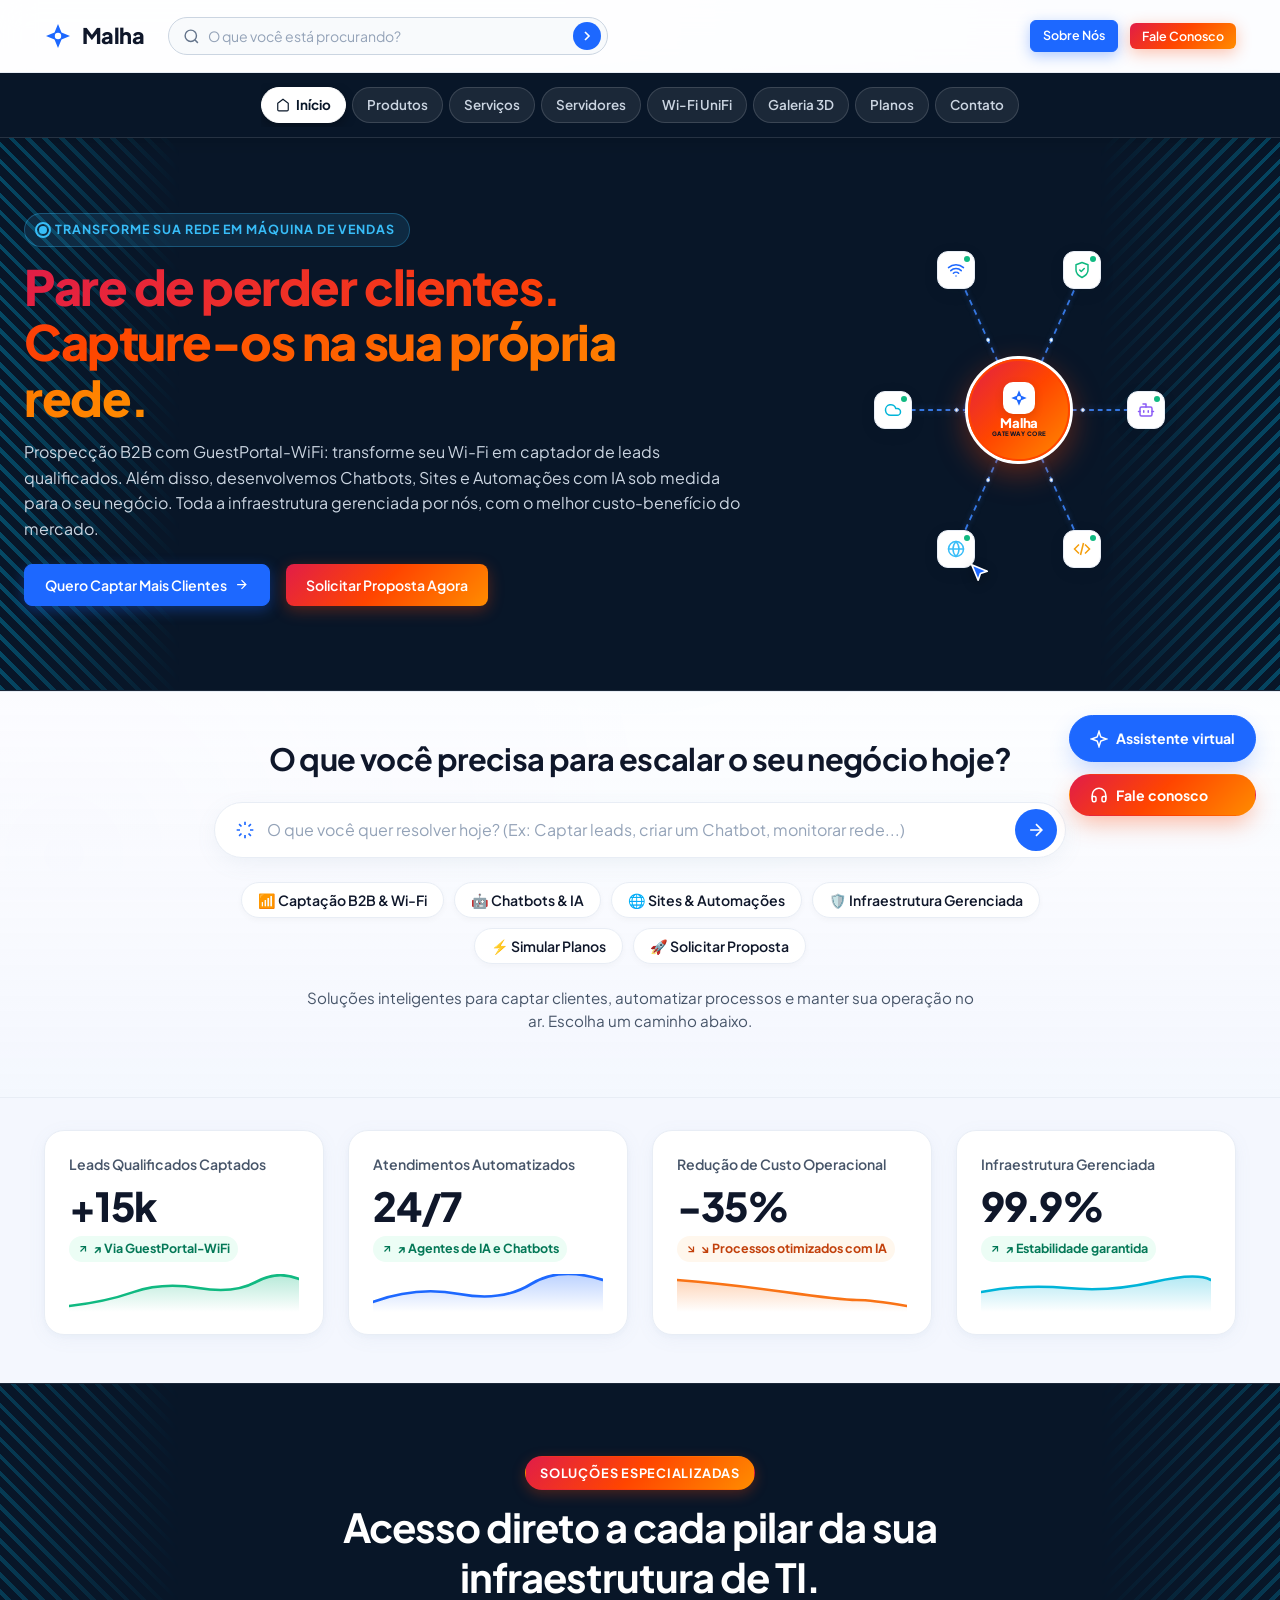
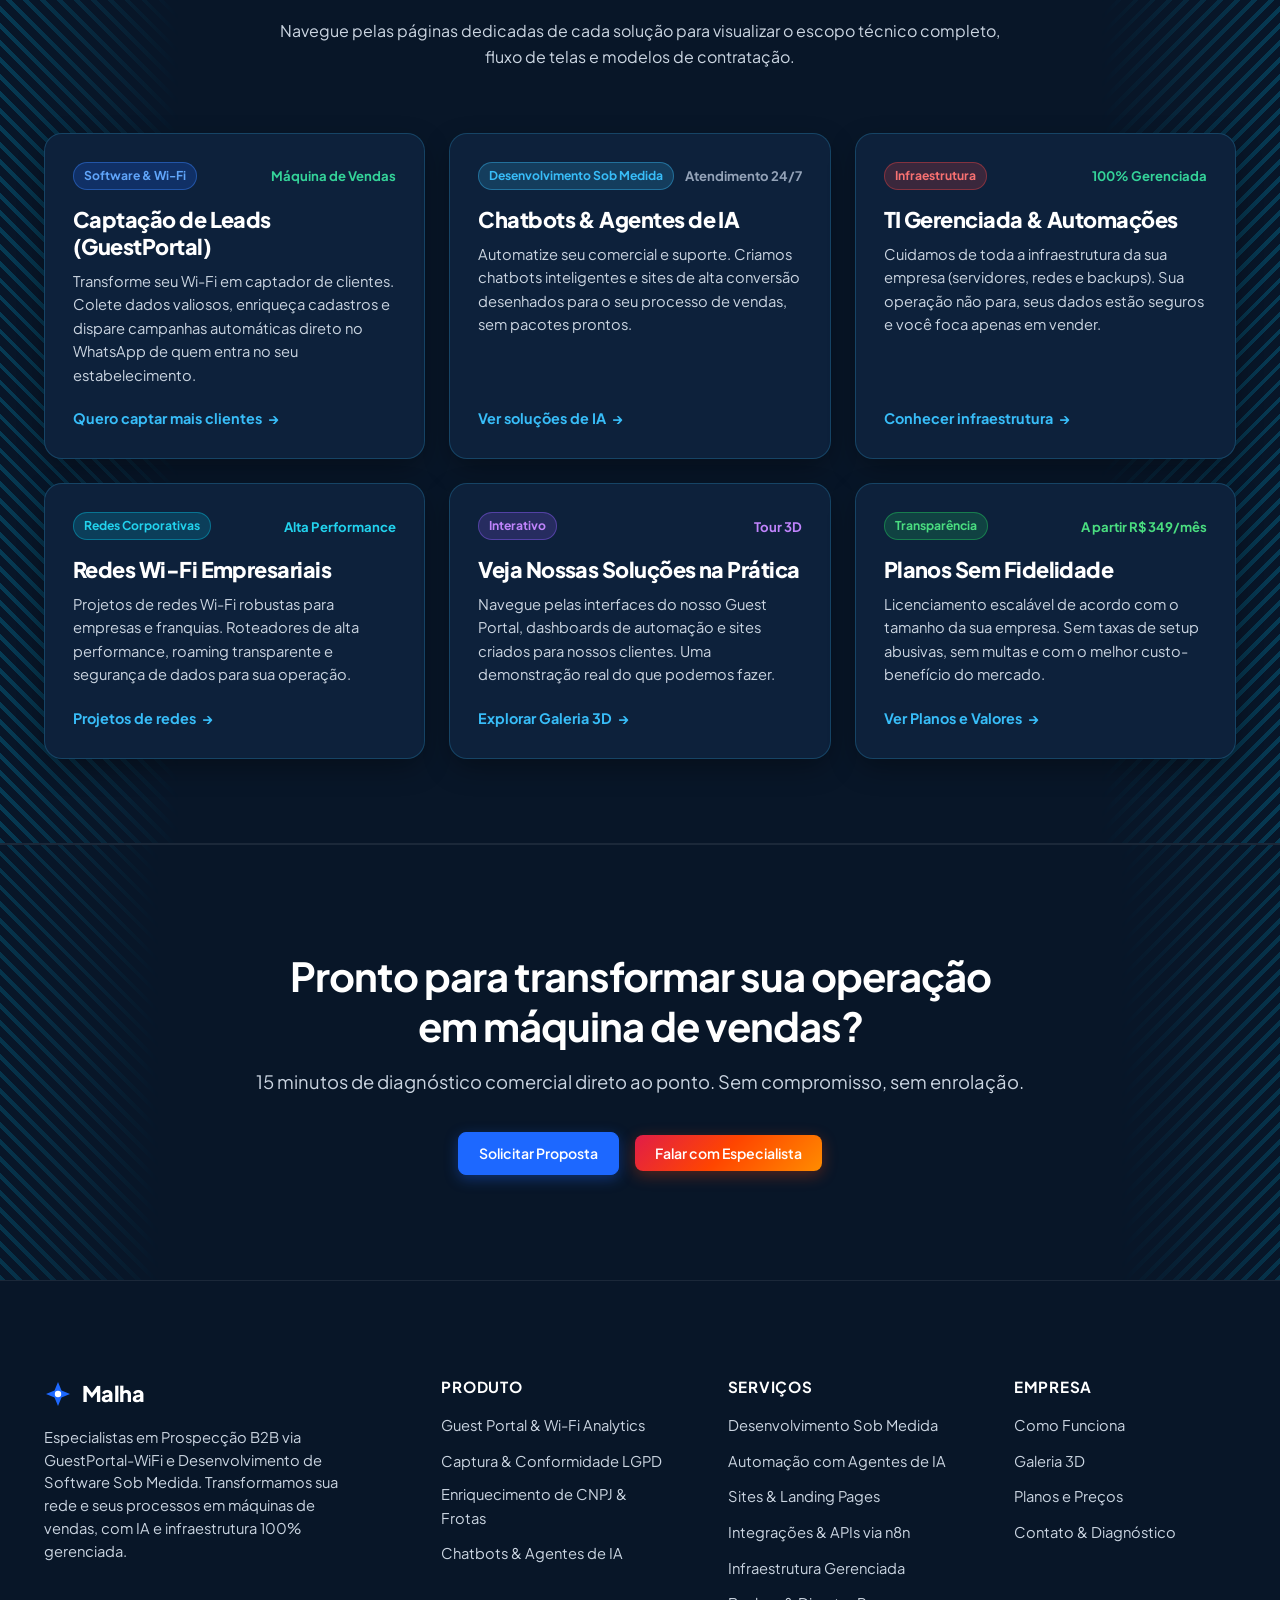
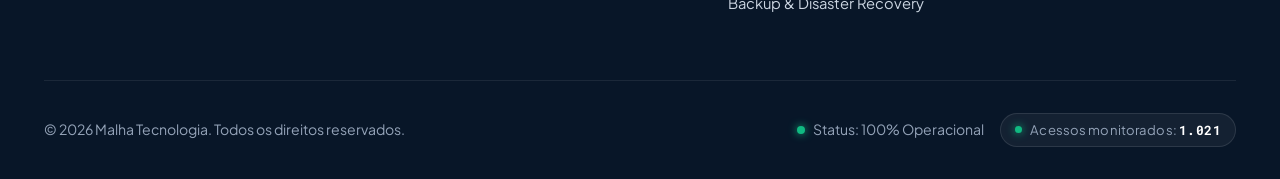
<file: index.html>
<!DOCTYPE html>
<html lang="pt-BR">
<head>
  <meta charset="UTF-8">
  <meta name="viewport" content="width=device-width, initial-scale=1.0">
  <meta name="description" content="Malha — Soluções integradas de infraestrutura de TI, monitoramento MikroTik multi-filial em tempo real, Guest Portal com inteligência de vendas, Zammad com WhatsApp, servidores Linux e redes Wi-Fi de alta disponibilidade.">
  <title>Malha — Infraestrutura de TI e Ferramentas de Monitoramento</title>

  <!-- Pré-conexão de Fontes do Google -->
  <link rel="preconnect" href="https://fonts.googleapis.com">
  <link rel="preconnect" href="https://fonts.gstatic.com" crossorigin>
  <link href="https://fonts.googleapis.com/css2?family=Plus+Jakarta+Sans:wght@400;500;600;700;800&family=Roboto+Mono:wght@400;500;600&display=swap" rel="stylesheet">

  <!-- Folha de Estilos Modular Reorganizada -->
  <link rel="stylesheet" href="css/main.css?v=28">
  <!-- Favicon Oficial da Malha -->
  <link rel="icon" type="image/svg+xml" href="favicon.svg?v=28">
  <link rel="icon" type="image/png" sizes="32x32" href="favicon.png?v=28">
  <link rel="apple-touch-icon" sizes="180x180" href="favicon.png?v=28">
  <link rel="shortcut icon" href="favicon.ico?v=28">
</head>
<body>

  <!-- =========================================================================
       1. CABEÇALHO & NAVEGAÇÃO
       ========================================================================= -->
  <header class="site-header">
    <div class="container site-nav">
      <div class="header-lado-esquerdo">
        <!-- Logotipo Estilo Template -->
        <a href="index.html" class="site-logo" aria-label="Malha - Página Inicial">
          <svg viewBox="0 0 28 28" fill="none" xmlns="http://www.w3.org/2000/svg">
            <path d="M14 2L17.5 10.5L26 14L17.5 17.5L14 26L10.5 17.5L2 14L10.5 10.5L14 2Z" fill="#1d68ff" />
            <circle cx="14" cy="14" r="3.2" fill="#ffffff" />
          </svg>
          <span>Malha</span>
        </a>

        <!-- Caixa de Pesquisa no Cabeçalho (Estilo Dell) -->
        <div class="header-busca-box">
          <svg class="header-busca-icone" viewBox="0 0 24 24" fill="none" stroke="currentColor" stroke-width="2">
            <circle cx="11" cy="11" r="8"></circle>
            <line x1="21" y1="21" x2="16.65" y2="16.65"></line>
          </svg>
          <input 
            type="text" 
            class="header-busca-input" 
            placeholder="O que você está procurando?" 
            aria-label="Buscar produtos, serviços e soluções da Malha"
          >
          <button type="button" class="header-busca-btn" aria-label="Pesquisar">
            <svg width="16" height="16" viewBox="0 0 24 24" fill="none" stroke="currentColor" stroke-width="2.5">
              <polyline points="9 18 15 12 9 6"></polyline>
            </svg>
          </button>
          <div class="header-busca-dropdown" style="display: none;"></div>
        </div>
      </div>

      <!-- Ações do Cabeçalho: Sobre Nós e Fale Conosco -->
      <div class="nav-acoes">
        <a href="sobre.html" class="btn btn-primary btn-sm header-btn-sobre">Sobre Nós</a>
        <button type="button" class="btn btn-primary btn-solar btn-sm btn-abrir-modal-diagnostico">Fale Conosco</button>
        <button class="botao-menu-mobile" aria-label="Abrir menu de navegação" aria-expanded="false">
          <svg class="icone-hamburguer" viewBox="0 0 24 24" fill="none" stroke="currentColor" stroke-width="2">
            <line x1="3" y1="6" x2="21" y2="6" stroke-linecap="round"></line>
            <line x1="3" y1="12" x2="21" y2="12" stroke-linecap="round"></line>
            <line x1="3" y1="18" x2="21" y2="18" stroke-linecap="round"></line>
          </svg>
        </button>
      </div>
    </div>
  </header>

  <!-- Gaveta do Menu Mobile -->
  <div class="menu-mobile-backdrop"></div>
  <aside class="menu-mobile-gaveta" aria-label="Menu móvel">
        <div style="display: flex; justify-content: space-between; align-items: center; padding: 4px 0 16px; border-bottom: 1px solid rgba(255, 255, 255, 0.08); margin-bottom: 16px;">
      <span style="font-size: 0.95rem; font-weight: 700; color: #ffffff;">Menu de Navegação</span>
      <button type="button" class="menu-mobile-fechar-btn" style="background: none; border: none; color: #ffffff; font-size: 1.4rem; cursor: pointer; padding: 4px 8px; line-height: 1;" aria-label="Fechar menu">✕</button>
    </div>
<ul class="menu-mobile-links">
      <li><a href="index.html" style="color:var(--cor-primaria); font-weight:700;">Início <span>→</span></a></li>
      <li><a href="produtos.html">Produtos & Guest Portal <span>→</span></a></li>
      <li><a href="servicos.html">Serviços de TI <span>→</span></a></li>
      <li><a href="servidores.html">Servidores Linux <span>→</span></a></li>
      <li><a href="wifi.html">Wi-Fi UniFi <span>→</span></a></li>
      <li><a href="galeria.html">Galeria 3D <span>→</span></a></li>
      <li><a href="planos.html">Planos <span>→</span></a></li>
      <li><a href="contato.html">Contato <span>→</span></a></li>
    </ul>
    <div>
      <button type="button" class="btn btn-primary btn-solar btn-abrir-modal-diagnostico" style="width: 100%;">Falar com a Malha</button>
      <p style="font-size: 0.8rem; text-align: center; margin-top: 16px; color: var(--cor-texto-mutado);">© 2026 Malha Tecnologia</p>
    </div>
  </aside>

  <!-- =========================================================================
       FAIXA SUPERIOR AZUL ESCURO ESTILO DELL COM GUIAS / PILLS DE NAVEGAÇÃO
       ========================================================================= -->
  <div class="nav-faixa-superior" aria-label="Navegação por categorias e soluções">
    <div class="container">
      <ul class="nav-faixa-pills">
        <li><a href="index.html" class="nav-pill active"><svg width="14" height="14" viewBox="0 0 24 24" fill="none" stroke="currentColor" stroke-width="2"><path d="M3 9l9-7 9 7v11a2 2 0 01-2 2H5a2 2 0 01-2-2z"/></svg> Início</a></li>
        <li><a href="produtos.html" class="nav-pill">Produtos</a></li>
        <li><a href="servicos.html" class="nav-pill">Serviços</a></li>
        <li><a href="servidores.html" class="nav-pill">Servidores</a></li>
        <li><a href="wifi.html" class="nav-pill">Wi-Fi UniFi</a></li>
        <li><a href="galeria.html" class="nav-pill">Galeria 3D</a></li>
        <li><a href="planos.html" class="nav-pill">Planos</a></li>
        <li><a href="contato.html" class="nav-pill">Contato</a></li>
      </ul>
    </div>
  </div>

  <main>
    <!-- =========================================================================
         2. SEÇÃO HERO (DESTAQUE PRINCIPAL COM TOPOLOGIA PAC-MAN DE REDE)
         ========================================================================= -->
    <section class="hero">
      <div class="container hero-grid">
        <div>
          <span class="eyebrow">
            <span class="dot-pulso"></span>
            TRANSFORME SUA REDE EM MÁQUINA DE VENDAS
          </span>
          <h1>
            <span class="gradiente-texto-solar">Pare de perder clientes.<br>Capture-os na sua própria rede.</span>
          </h1>
          <p class="lead" style="margin-top: 14px;">
            Prospecção B2B com GuestPortal-WiFi: transforme seu Wi-Fi em captador de leads qualificados. Além disso, desenvolvemos Chatbots, Sites e Automações com IA sob medida para o seu negócio. Toda a infraestrutura gerenciada por nós, com o melhor custo-benefício do mercado.
          </p>
          <div class="hero-ctas">
            <a href="produtos.html" class="btn btn-primary btn-lg">
              Quero Captar Mais Clientes
              <svg width="18" height="18" viewBox="0 0 24 24" fill="none" stroke="currentColor" stroke-width="2"><path d="M5 12h14M12 5l7 7-7 7"/></svg>
            </a>
            <button type="button" class="btn btn-primary btn-solar btn-lg btn-abrir-modal-diagnostico">
              Solicitar Proposta Agora
            </button>
          </div>
        </div>

        <!-- Gateway Hub Animado — Topologia de Rede Malha com Pac-Man de Rede -->
        <div class="gateway-hub-card" aria-label="Topologia de rede monitorada ao vivo pelo Gateway Malha">

          <!-- SVG com Linhas Tracejadas Simétricas e Navegação da Logo Malha -->
          <svg class="gateway-lines-svg" viewBox="0 0 600 480" preserveAspectRatio="none">
            <defs>
              <linearGradient id="fluxoAzulMalha" gradientUnits="userSpaceOnUse" x1="140" y1="100" x2="460" y2="380">
                <stop offset="0%" stop-color="#1d68ff" stop-opacity="0.9" />
                <stop offset="100%" stop-color="#00b4d8" stop-opacity="0.65" />
              </linearGradient>
              <filter id="glowMalhaCarrier" x="-100%" y="-100%" width="300%" height="300%">
                <feDropShadow dx="0" dy="0" stdDeviation="4.5" flood-color="#1d68ff" flood-opacity="0.95"/>
              </filter>
            </defs>

            <!-- 6 Linhas dinâmicas conectando o centro (300, 240) aos 6 nós satélites simétricos -->
            <!-- 1. Centro -> Topo Esquerdo: Wi-Fi (Captação de Leads) (220, 101) -->
            <line x1="300" y1="240" x2="220" y2="101" stroke="#2563eb" stroke-opacity="0.8" stroke-width="2.2" stroke-dasharray="6 5" class="gateway-line" />
            <!-- 2. Centro -> Topo Direito: Shield Check (Segurança e LGPD) (380, 101) -->
            <line x1="300" y1="240" x2="380" y2="101" stroke="#2563eb" stroke-opacity="0.8" stroke-width="2.2" stroke-dasharray="6 5" class="gateway-line" />
            <!-- 3. Centro -> Direita: Bot (Chatbots e Agentes de IA) (460, 240) -->
            <line x1="300" y1="240" x2="460" y2="240" stroke="#2563eb" stroke-opacity="0.8" stroke-width="2.2" stroke-dasharray="6 5" class="gateway-line" />
            <!-- 4. Centro -> Inferior Direito: Code (Automação e Desenvolvimento) (380, 379) -->
            <line x1="300" y1="240" x2="380" y2="379" stroke="#2563eb" stroke-opacity="0.8" stroke-width="2.2" stroke-dasharray="6 5" class="gateway-line" />
            <!-- 5. Centro -> Inferior Esquerdo: Globe (Sites e Landing Pages) (220, 379) -->
            <line x1="300" y1="240" x2="220" y2="379" stroke="#2563eb" stroke-opacity="0.8" stroke-width="2.2" stroke-dasharray="6 5" class="gateway-line" />
            <!-- 6. Centro -> Esquerda: Cloud (Infraestrutura Gerenciada) (140, 240) -->
            <line x1="300" y1="240" x2="140" y2="240" stroke="#2563eb" stroke-opacity="0.8" stroke-width="2.2" stroke-dasharray="6 5" class="gateway-line" />

            <!-- Pastilhas de Dados (Dots discretos estilo Pac-Man nas trilhas) -->
            <circle cx="260" cy="170" r="1.8" fill="#ffffff" stroke="#93c5fd" />
            <circle cx="340" cy="170" r="1.8" fill="#ffffff" stroke="#93c5fd" />
            <circle cx="380" cy="240" r="1.8" fill="#ffffff" stroke="#93c5fd" />
            <circle cx="340" cy="310" r="1.8" fill="#ffffff" stroke="#93c5fd" />
            <circle cx="260" cy="310" r="1.8" fill="#ffffff" stroke="#93c5fd" />
            <circle cx="220" cy="240" r="1.8" fill="#ffffff" stroke="#93c5fd" />

            <!-- O VIAJANTE PAC-MAN COM A LOGO DA MALHA -->
            <g id="network-pacman" transform="translate(300, 240)">
              <!-- Halo de energia azul pulsante -->
              <circle r="12" fill="#1d68ff" opacity="0.25" filter="url(#glowMalhaCarrier)"></circle>
              <circle r="6.5" fill="#00b4d8" opacity="0.45"></circle>
              <!-- Estrela sparkle oficial da Malha com rotação dinâmica -->
              <g id="malha-star-rotator">
                <path d="M 0 -9.5 L 2.8 -2.8 L 9.5 0 L 2.8 2.8 L 0 9.5 L -2.8 2.8 L -9.5 0 L -2.8 -2.8 Z" fill="#1d68ff" stroke="#ffffff" stroke-width="1.2"></path>
                <circle cx="0" cy="0" r="2.2" fill="#ffffff"></circle>
              </g>
            </g>
          </svg>

          <!-- NÓ CENTRAL (Gateway com Fundo Solar e Logo Oficial da Malha) -->
          <div class="gateway-center-node" title="Gateway Central Malha">
            <!-- Efeito Radar Ping -->
            <div class="gateway-center-ping"></div>

            <!-- Ícone / Logo Oficial Malha -->
            <div class="gateway-center-icon">
              <svg width="18" height="18" viewBox="0 0 28 28" fill="none" xmlns="http://www.w3.org/2000/svg">
                <path d="M14 2L17.5 10.5L26 14L17.5 17.5L14 26L10.5 17.5L2 14L10.5 10.5L14 2Z" fill="#1d68ff" />
                <circle cx="14" cy="14" r="3.2" fill="#ffffff" />
              </svg>
            </div>
            <span style="font-size:0.82rem; font-weight:800; color:#ffffff; letter-spacing:-0.02em; line-height:1.1;">Malha</span>
            <span class="gateway-core-text">Gateway Core</span>
          </div>

          <!-- NÓ SATÉLITE 1 (Topo Esquerdo: Wi-Fi - Captação de Leads) -->
          <div class="gateway-satelite-node satelite-1" data-satelite="1" title="Wi-Fi (Captação de Leads)">
            <span class="gateway-satelite-dot"></span>
            <svg width="18" height="18" fill="none" stroke="#1d68ff" stroke-width="2" viewBox="0 0 24 24">
              <path stroke-linecap="round" stroke-linejoin="round" d="M12 20h.01M2 8.82a15 15 0 0 1 20 0M5 12.86a10 10 0 0 1 14 0M8.5 16.43a5 5 0 0 1 7 0"></path>
            </svg>
            <div class="gateway-context-badge badge-top" id="context-badge-1">
              <span class="badge-dot" style="background:#1d68ff;"></span>
              <span>Captação de Leads Wi-Fi</span>
            </div>
          </div>

          <!-- NÓ SATÉLITE 2 (Topo Direito: Shield Check - Segurança e LGPD) -->
          <div class="gateway-satelite-node satelite-2" data-satelite="2" title="Shield Check (Segurança e LGPD)">
            <span class="gateway-satelite-dot"></span>
            <svg width="18" height="18" fill="none" stroke="#10b981" stroke-width="2" viewBox="0 0 24 24">
              <path stroke-linecap="round" stroke-linejoin="round" d="M12 22s8-4 8-10V5l-8-3-8 3v7c0 6 8 10 8 10z"></path>
              <path stroke-linecap="round" stroke-linejoin="round" d="m9 12 2 2 4-4"></path>
            </svg>
            <div class="gateway-context-badge badge-top" id="context-badge-2">
              <span class="badge-dot" style="background:#10b981;"></span>
              <span>Segurança & LGPD</span>
            </div>
          </div>

          <!-- NÓ SATÉLITE 3 (Direita: Bot - Chatbots e Agentes de IA) -->
          <div class="gateway-satelite-node satelite-3" data-satelite="3" title="Bot (Chatbots e Agentes de IA)">
            <span class="gateway-satelite-dot"></span>
            <svg width="18" height="18" fill="none" stroke="#8b5cf6" stroke-width="2" viewBox="0 0 24 24">
              <path stroke-linecap="round" stroke-linejoin="round" d="M12 8V4H8"></path>
              <rect x="4" y="8" width="16" height="12" rx="2"></rect>
              <path stroke-linecap="round" stroke-linejoin="round" d="M2 14h2M20 14h2M15 13v2M9 13v2"></path>
            </svg>
            <div class="gateway-context-badge badge-top" id="context-badge-3">
              <span class="badge-dot" style="background:#8b5cf6;"></span>
              <span>Chatbots & Agentes de IA</span>
            </div>
          </div>

          <!-- NÓ SATÉLITE 4 (Inferior Direito: Code - Automação e Desenvolvimento) -->
          <div class="gateway-satelite-node satelite-4" data-satelite="4" title="Code (Automação e Desenvolvimento)">
            <span class="gateway-satelite-dot"></span>
            <svg width="18" height="18" fill="none" stroke="#f59e0b" stroke-width="2" viewBox="0 0 24 24">
              <polyline points="16 18 22 12 16 6"></polyline>
              <polyline points="8 6 2 12 8 18"></polyline>
              <line x1="14" y1="4" x2="10" y2="20"></line>
            </svg>
            <div class="gateway-context-badge badge-bottom" id="context-badge-4">
              <span class="badge-dot" style="background:#f59e0b;"></span>
              <span>Automação & Desenvolvimento</span>
            </div>
          </div>

          <!-- NÓ SATÉLITE 5 (Inferior Esquerdo: Globe - Sites e Landing Pages) -->
          <div class="gateway-satelite-node satelite-5" data-satelite="5" title="Globe (Sites e Landing Pages)">
            <span class="gateway-satelite-dot"></span>
            <svg width="18" height="18" fill="none" stroke="#38bdf8" stroke-width="2" viewBox="0 0 24 24">
              <circle cx="12" cy="12" r="10"></circle>
              <path stroke-linecap="round" stroke-linejoin="round" d="M12 2a14.5 14.5 0 0 0 0 20 14.5 14.5 0 0 0 0-20"></path>
              <path stroke-linecap="round" stroke-linejoin="round" d="M2 12h20"></path>
            </svg>
            <div class="gateway-context-badge badge-bottom" id="context-badge-5">
              <span class="badge-dot" style="background:#38bdf8;"></span>
              <span>Sites & Landing Pages</span>
            </div>
            <!-- Ícone de Cursor (Seta Azul) apontando para o ícone inferior esquerdo -->
            <div class="gateway-cursor-pointer" aria-hidden="true">
              <svg width="22" height="22" viewBox="0 0 24 24" fill="#1d68ff" stroke="#ffffff" stroke-width="1.8" stroke-linejoin="round">
                <path d="M4 4l7.07 17 2.51-7.39L21 11.07 4 4z"></path>
              </svg>
            </div>
          </div>

          <!-- NÓ SATÉLITE 6 (Esquerda: Cloud - Infraestrutura Gerenciada) -->
          <div class="gateway-satelite-node satelite-6" data-satelite="6" title="Cloud (Infraestrutura Gerenciada)">
            <span class="gateway-satelite-dot"></span>
            <svg width="18" height="18" fill="none" stroke="#00b4d8" stroke-width="2" viewBox="0 0 24 24">
              <path stroke-linecap="round" stroke-linejoin="round" d="M17.5 19H9a7 7 0 1 1 6.71-9h1.79a4.5 4.5 0 1 1 0 9Z"></path>
            </svg>
            <div class="gateway-context-badge badge-top" id="context-badge-6">
              <span class="badge-dot" style="background:#00b4d8;"></span>
              <span>Infraestrutura Gerenciada</span>
            </div>
          </div>

        </div>

        <!-- Script de Navegação Dinâmica da Logo Malha entre os Nós -->
        <script>
          (function() {
            var pacmanEl = document.getElementById('network-pacman');
            var rotatorEl = document.getElementById('malha-star-rotator');
            if (!pacmanEl || !rotatorEl) return;

            var cx = 300, cy = 240;

            // Coordenadas simétricas exatas dos 6 nós satélites (Raio = 160px a cada 60°)
            var nodes = [
              { id: 1, x: 220, y: 101 },
              { id: 2, x: 380, y: 101 },
              { id: 3, x: 460, y: 240 },
              { id: 4, x: 380, y: 379 },
              { id: 5, x: 220, y: 379 },
              { id: 6, x: 140, y: 240 }
            ];

            var state = 'to_node';
            var targetNodeIndex = 0;
            var progress = 0;
            var travelSpeed = 0.008;
            var maxReach = 0.72;
            var pauseTicks = 0;
            var spinAngle = 0;
            var lastVisited = -1;
            var activeBadge = null;
            var activeSat = null;

            function clearActiveContext() {
              if (activeBadge) {
                activeBadge.classList.remove('is-active');
                activeBadge = null;
              }
              if (activeSat) {
                activeSat.classList.remove('is-active');
                activeSat = null;
              }
            }

            function pickRandomNode() {
              var choices = [0, 1, 2, 3, 4, 5].filter(function(i) { return i !== lastVisited; });
              var chosen = choices[Math.floor(Math.random() * choices.length)];
              lastVisited = chosen;
              return chosen;
            }

            targetNodeIndex = pickRandomNode();

            function updateCarrier() {
              spinAngle = (spinAngle + 1.2) % 360;
              rotatorEl.setAttribute('transform', 'rotate(' + spinAngle + ')');

              var px = cx, py = cy;
              var tNode = nodes[targetNodeIndex];

              if (state === 'to_node') {
                progress += travelSpeed;
                if (progress >= 1) {
                  progress = 1;
                  state = 'at_node';
                  pauseTicks = 210;

                  clearActiveContext();
                  activeBadge = document.getElementById('context-badge-' + tNode.id);
                  activeSat = document.querySelector('.satelite-' + tNode.id);
                  if (activeBadge) activeBadge.classList.add('is-active');
                  if (activeSat) activeSat.classList.add('is-active');
                }

                var ease = progress * progress * (3 - 2 * progress);
                var curDist = ease * maxReach;
                px = cx + (tNode.x - cx) * curDist;
                py = cy + (tNode.y - cy) * curDist;

              } else if (state === 'at_node') {
                var curDist = maxReach;
                px = cx + (tNode.x - cx) * curDist;
                py = cy + (tNode.y - cy) * curDist;
                pauseTicks--;
                if (pauseTicks <= 0) {
                  clearActiveContext();
                  state = 'to_center';
                  progress = 0;
                }

              } else if (state === 'to_center') {
                progress += travelSpeed;
                if (progress >= 1) {
                  progress = 1;
                  state = 'at_center';
                  pauseTicks = 28;
                }

                var ease = 1 - (progress * progress * (3 - 2 * progress));
                var curDist = ease * maxReach;
                px = cx + (tNode.x - cx) * curDist;
                py = cy + (tNode.y - cy) * curDist;

              } else if (state === 'at_center') {
                px = cx;
                py = cy;
                pauseTicks--;
                if (pauseTicks <= 0) {
                  state = 'to_node';
                  progress = 0;
                  targetNodeIndex = pickRandomNode();
                }
              }

              pacmanEl.setAttribute('transform', 'translate(' + px.toFixed(1) + ', ' + py.toFixed(1) + ')');
              requestAnimationFrame(updateCarrier);
            }

            requestAnimationFrame(updateCarrier);
          })();
        </script>
      </div>
    </section>

    <!-- =========================================================================
         3. ASSISTENTE DE VENDAS & BUSCA RÁPIDA (ESCALAR O NEGÓCIO)
         ========================================================================= -->
    <section class="secao-assistente" id="assistente" aria-label="Soluções para escalar o seu negócio">
      <div class="container assistente-container">
        <h2 class="assistente-titulo">O que você precisa para escalar o seu negócio hoje?</h2>
        
        <div class="assistente-busca-box">
          <svg class="assistente-icone-ai" viewBox="0 0 24 24" fill="none" stroke="currentColor" stroke-width="2" aria-hidden="true">
            <path d="M12 2v4M12 18v4M4.93 4.93l2.83 2.83M16.24 16.24l2.83 2.83M2 12h4M18 12h4M4.93 19.07l2.83-2.83M16.24 7.76l2.83-2.83"/>
          </svg>
          <input 
            type="text" 
            class="assistente-input" 
            placeholder="O que você quer resolver hoje? (Ex: Captar leads, criar um Chatbot, monitorar rede...)" 
            aria-label="O que você quer resolver hoje? (Ex: Captar leads, criar um Chatbot, monitorar rede...)"
          >
          <button class="assistente-btn-enviar" aria-label="Executar pesquisa rápida">
            <svg width="20" height="20" viewBox="0 0 24 24" fill="none" stroke="currentColor" stroke-width="2">
              <path d="M5 12h14M12 5l7 7-7 7"/>
            </svg>
          </button>
        </div>

        <!-- Pílulas de Atalhos Rápidos Clicáveis -->
        <div class="assistente-pilulas">
          <button class="pilula-atalho borda-azul" data-busca="wifi">📶 Captação B2B & Wi-Fi</button>
          <button class="pilula-atalho borda-bordo" data-busca="chatbot">🤖 Chatbots & IA</button>
          <button class="pilula-atalho borda-dupla" data-busca="sites">🌐 Sites & Automações</button>
          <button class="pilula-atalho borda-azul" data-busca="infraestrutura">🛡️ Infraestrutura Gerenciada</button>
          <button class="pilula-atalho borda-bordo" data-busca="planos">⚡ Simular Planos</button>
          <button class="pilula-atalho borda-dupla btn-abrir-modal-diagnostico" data-busca="proposta">🚀 Solicitar Proposta</button>
        </div>

        <!-- Subtítulo (abaixo dos botões) -->
        <p class="assistente-legenda" style="margin-top: 22px; font-size: 0.95rem; color: var(--cor-texto-secundario); max-width: 680px; margin-left: auto; margin-right: auto; line-height: 1.55;">
          Soluções inteligentes para captar clientes, automatizar processos e manter sua operação no ar. Escolha um caminho abaixo.
        </p>

        <!-- Resposta Dinâmica do Assistente -->
        <div class="assistente-resposta-box"></div>
      </div>
    </section>

    <!-- =========================================================================
         4. FAIXA DE ESTATÍSTICAS E MÉTRICAS (4 CARDS BRANCOS COM SPARKLINE)
         ========================================================================= -->
    <div class="stats-strip" aria-label="Métricas e indicadores de desempenho">
      <div class="container stats-grid">
        
        <!-- Card 1: Leads Qualificados Captados -->
        <div class="stat-item">
          <div class="label">Leads Qualificados Captados</div>
          <div class="num">+15k</div>
          <div class="stat-badge positivo">
            <svg width="12" height="12" viewBox="0 0 24 24" fill="none" stroke="currentColor" stroke-width="2.5"><path d="M7 17l9.2-9.2M17 17V7H7"/></svg>
            ↗ Via GuestPortal-WiFi
          </div>
          <svg class="stat-sparkline" viewBox="0 0 160 38" preserveAspectRatio="none" aria-hidden="true">
            <defs>
              <linearGradient id="sparkGradLeads" x1="0" y1="0" x2="0" y2="1">
                <stop offset="0%" stop-color="#10b981" stop-opacity="0.3"/>
                <stop offset="100%" stop-color="#10b981" stop-opacity="0"/>
              </linearGradient>
            </defs>
            <path d="M0,32 Q25,28 45,18 T90,14 T130,8 T160,5 L160,38 L0,38 Z" fill="url(#sparkGradLeads)"/>
            <path d="M0,32 Q25,28 45,18 T90,14 T130,8 T160,5" fill="none" stroke="#10b981" stroke-width="2.5" stroke-linecap="round"/>
          </svg>
        </div>

        <!-- Card 2: Atendimentos Automatizados -->
        <div class="stat-item">
          <div class="label">Atendimentos Automatizados</div>
          <div class="num">24/7</div>
          <div class="stat-badge positivo">
            <svg width="12" height="12" viewBox="0 0 24 24" fill="none" stroke="currentColor" stroke-width="2.5"><path d="M7 17l9.2-9.2M17 17V7H7"/></svg>
            ↗ Agentes de IA e Chatbots
          </div>
          <svg class="stat-sparkline" viewBox="0 0 160 38" preserveAspectRatio="none" aria-hidden="true">
            <defs>
              <linearGradient id="sparkGradAtend" x1="0" y1="0" x2="0" y2="1">
                <stop offset="0%" stop-color="#1d68ff" stop-opacity="0.3"/>
                <stop offset="100%" stop-color="#1d68ff" stop-opacity="0"/>
              </linearGradient>
            </defs>
            <path d="M0,28 Q30,12 60,20 T110,10 T160,6 L160,38 L0,38 Z" fill="url(#sparkGradAtend)"/>
            <path d="M0,28 Q30,12 60,20 T110,10 T160,6" fill="none" stroke="#1d68ff" stroke-width="2.5" stroke-linecap="round"/>
          </svg>
        </div>

        <!-- Card 3: Redução de Custo Operacional -->
        <div class="stat-item">
          <div class="label">Redução de Custo Operacional</div>
          <div class="num">-35%</div>
          <div class="stat-badge alerta">
            <svg width="12" height="12" viewBox="0 0 24 24" fill="none" stroke="currentColor" stroke-width="2.5"><path d="M7 7l9.2 9.2M17 7v10H7"/></svg>
            ↘ Processos otimizados com IA
          </div>
          <svg class="stat-sparkline" viewBox="0 0 160 38" preserveAspectRatio="none" aria-hidden="true">
            <defs>
              <linearGradient id="sparkGradCusto" x1="0" y1="0" x2="0" y2="1">
                <stop offset="0%" stop-color="#f97316" stop-opacity="0.3"/>
                <stop offset="100%" stop-color="#f97316" stop-opacity="0"/>
              </linearGradient>
            </defs>
            <path d="M0,6 Q35,10 75,18 T125,26 T160,32 L160,38 L0,38 Z" fill="url(#sparkGradCusto)"/>
            <path d="M0,6 Q35,10 75,18 T125,26 T160,32" fill="none" stroke="#f97316" stroke-width="2.5" stroke-linecap="round"/>
          </svg>
        </div>

        <!-- Card 4: Infraestrutura Gerenciada -->
        <div class="stat-item">
          <div class="label">Infraestrutura Gerenciada</div>
          <div class="num">99.9%</div>
          <div class="stat-badge positivo">
            <svg width="12" height="12" viewBox="0 0 24 24" fill="none" stroke="currentColor" stroke-width="2.5"><path d="M7 17l9.2-9.2M17 17V7H7"/></svg>
            ↗ Estabilidade garantida
          </div>
          <svg class="stat-sparkline" viewBox="0 0 160 38" preserveAspectRatio="none" aria-hidden="true">
            <defs>
              <linearGradient id="sparkGradInfra" x1="0" y1="0" x2="0" y2="1">
                <stop offset="0%" stop-color="#00b4d8" stop-opacity="0.3"/>
                <stop offset="100%" stop-color="#00b4d8" stop-opacity="0"/>
              </linearGradient>
            </defs>
            <path d="M0,18 Q30,10 60,14 T120,8 T160,6 L160,38 L0,38 Z" fill="url(#sparkGradInfra)"/>
            <path d="M0,18 Q30,10 60,14 T120,8 T160,6" fill="none" stroke="#00b4d8" stroke-width="2.5" stroke-linecap="round"/>
          </svg>
        </div>
      </div>
    </div>

    <!-- =========================================================================
         5. VISÃO GERAL DAS SOLUÇÕES & HUB DE NAVEGAÇÃO (DARK NAVY THEME)
         ========================================================================= -->
    <section class="secao-hub-solucoes-dark" id="solucoes-hub" style="background-color: #081628 !important; color: #ffffff !important;">
      <div class="container">
        <div class="secao-topo centralizado">
          <span class="secao-tag secao-tag-solar">Soluções Especializadas</span>
          <h2 style="color: #ffffff !important;">Acesso direto a cada pilar da sua infraestrutura de TI.</h2>
          <p style="color: #cbd5e1 !important;">Navegue pelas páginas dedicadas de cada solução para visualizar o escopo técnico completo, fluxo de telas e modelos de contratação.</p>
        </div>

        <div class="hub-solucoes-grid">
          
          <!-- Card 1: Guest Portal -->
          <a href="produtos.html" style="text-decoration: none; color: inherit; display: block;" class="hub-card-link">
            <div class="hub-card-dark" style="background-color: #0d213b !important; border: 1px solid rgba(56, 189, 248, 0.22) !important;">
              <div style="display: flex; align-items: center; justify-content: space-between; margin-bottom: 16px;">
                <span class="badge" style="background: rgba(29, 104, 255, 0.22); color: #60a5fa; border: 1px solid rgba(59, 130, 246, 0.45);">Software & Wi-Fi</span>
                <span style="font-size: 0.82rem; font-weight: 700; color: #34d399;">Máquina de Vendas</span>
              </div>
              <h3 style="color: #ffffff !important;">Captação de Leads (GuestPortal)</h3>
              <p style="color: #cbd5e1 !important;">
                Transforme seu Wi-Fi em captador de clientes. Colete dados valiosos, enriqueça cadastros e dispare campanhas automáticas direto no WhatsApp de quem entra no seu estabelecimento.
              </p>
              <div class="hub-card-cta">
                Quero captar mais clientes <span>→</span>
              </div>
            </div>
          </a>

          <!-- Card 2: Chatbots & Agentes de IA -->
          <a href="servicos.html" style="text-decoration: none; color: inherit; display: block;" class="hub-card-link">
            <div class="hub-card-dark" style="background-color: #0d213b !important; border: 1px solid rgba(56, 189, 248, 0.22) !important;">
              <div style="display: flex; align-items: center; justify-content: space-between; margin-bottom: 16px;">
                <span class="badge" style="background: rgba(56, 189, 248, 0.18); color: #38bdf8; border: 1px solid rgba(56, 189, 248, 0.4);">Desenvolvimento Sob Medida</span>
                <span style="font-size: 0.82rem; font-weight: 700; color: #94a3b8;">Atendimento 24/7</span>
              </div>
              <h3 style="color: #ffffff !important;">Chatbots & Agentes de IA</h3>
              <p style="color: #cbd5e1 !important;">
                Automatize seu comercial e suporte. Criamos chatbots inteligentes e sites de alta conversão desenhados para o seu processo de vendas, sem pacotes prontos.
              </p>
              <div class="hub-card-cta">
                Ver soluções de IA <span>→</span>
              </div>
            </div>
          </a>

          <!-- Card 3: TI Gerenciada & Automações -->
          <a href="servidores.html" style="text-decoration: none; color: inherit; display: block;" class="hub-card-link">
            <div class="hub-card-dark" style="background-color: #0d213b !important; border: 1px solid rgba(56, 189, 248, 0.22) !important;">
              <div style="display: flex; align-items: center; justify-content: space-between; margin-bottom: 16px;">
                <span class="badge" style="background: rgba(239, 68, 68, 0.2); color: #f87171; border: 1px solid rgba(239, 68, 68, 0.4);">Infraestrutura</span>
                <span style="font-size: 0.82rem; font-weight: 700; color: #34d399;">100% Gerenciada</span>
              </div>
              <h3 style="color: #ffffff !important;">TI Gerenciada & Automações</h3>
              <p style="color: #cbd5e1 !important;">
                Cuidamos de toda a infraestrutura da sua empresa (servidores, redes e backups). Sua operação não para, seus dados estão seguros e você foca apenas em vender.
              </p>
              <div class="hub-card-cta">
                Conhecer infraestrutura <span>→</span>
              </div>
            </div>
          </a>

          <!-- Card 4: Redes Wi-Fi Empresariais -->
          <a href="wifi.html" style="text-decoration: none; color: inherit; display: block;" class="hub-card-link">
            <div class="hub-card-dark" style="background-color: #0d213b !important; border: 1px solid rgba(56, 189, 248, 0.22) !important;">
              <div style="display: flex; align-items: center; justify-content: space-between; margin-bottom: 16px;">
                <span class="badge" style="background: rgba(6, 182, 212, 0.2); color: #22d3ee; border: 1px solid rgba(6, 182, 212, 0.45);">Redes Corporativas</span>
                <span style="font-size: 0.82rem; font-weight: 700; color: #22d3ee;">Alta Performance</span>
              </div>
              <h3 style="color: #ffffff !important;">Redes Wi-Fi Empresariais</h3>
              <p style="color: #cbd5e1 !important;">
                Projetos de redes Wi-Fi robustas para empresas e franquias. Roteadores de alta performance, roaming transparente e segurança de dados para sua operação.
              </p>
              <div class="hub-card-cta">
                Projetos de redes <span>→</span>
              </div>
            </div>
          </a>

          <!-- Card 5: Galeria 3D -->
          <a href="galeria.html" style="text-decoration: none; color: inherit; display: block;" class="hub-card-link">
            <div class="hub-card-dark" style="background-color: #0d213b !important; border: 1px solid rgba(56, 189, 248, 0.22) !important;">
              <div style="display: flex; align-items: center; justify-content: space-between; margin-bottom: 16px;">
                <span class="badge" style="background: rgba(139, 92, 246, 0.2); color: #c084fc; border: 1px solid rgba(139, 92, 246, 0.45);">Interativo</span>
                <span style="font-size: 0.82rem; font-weight: 700; color: #c084fc;">Tour 3D</span>
              </div>
              <h3 style="color: #ffffff !important;">Veja Nossas Soluções na Prática</h3>
              <p style="color: #cbd5e1 !important;">
                Navegue pelas interfaces do nosso Guest Portal, dashboards de automação e sites criados para nossos clientes. Uma demonstração real do que podemos fazer.
              </p>
              <div class="hub-card-cta">
                Explorar Galeria 3D <span>→</span>
              </div>
            </div>
          </a>

          <!-- Card 6: Planos Sem Fidelidade -->
          <a href="planos.html" style="text-decoration: none; color: inherit; display: block;" class="hub-card-link">
            <div class="hub-card-dark" style="background-color: #0d213b !important; border: 1px solid rgba(56, 189, 248, 0.22) !important;">
              <div style="display: flex; align-items: center; justify-content: space-between; margin-bottom: 16px;">
                <span class="badge" style="background: rgba(34, 197, 94, 0.2); color: #4ade80; border: 1px solid rgba(34, 197, 94, 0.45);">Transparência</span>
                <span style="font-size: 0.82rem; font-weight: 700; color: #4ade80;">A partir R$ 349/mês</span>
              </div>
              <h3 style="color: #ffffff !important;">Planos Sem Fidelidade</h3>
              <p style="color: #cbd5e1 !important;">
                Licenciamento escalável de acordo com o tamanho da sua empresa. Sem taxas de setup abusivas, sem multas e com o melhor custo-benefício do mercado.
              </p>
              <div class="hub-card-cta">
                Ver Planos e Valores <span>→</span>
              </div>
            </div>
          </a>

        </div>
      </div>
    </section>

    <!-- =========================================================================
         CHAMADA FINAL PARA DIAGNÓSTICO (DARK NAVY THEME)
         ========================================================================= -->
    <section class="final-cta" id="contato" style="background-color: #081628 !important; color: #ffffff !important; border-top: 1px solid rgba(255, 255, 255, 0.08) !important;">
      <div class="container">
        <h2 style="color: #ffffff !important;">Pronto para transformar sua operação em máquina de vendas?</h2>
        <p style="color: #cbd5e1 !important;">15 minutos de diagnóstico comercial direto ao ponto. Sem compromisso, sem enrolação.</p>
        <div class="final-ctas" style="display: flex; justify-content: center; align-items: center; gap: 16px; flex-wrap: wrap;">
          <a href="mailto:contato@malha.dev.br" class="btn btn-primary btn-lg">
            Solicitar Proposta
          </a>
          <button type="button" class="btn btn-primary btn-solar btn-lg btn-abrir-modal-diagnostico">
            Falar com Especialista
          </button>
        </div>
      </div>
    </section>
  </main>

  <!-- =========================================================================
       BOTÕES FLUTUANTES DE AÇÃO RÁPIDA (DELL STYLE)
       ========================================================================= -->
  <aside class="botoes-flutuantes" aria-label="Ações rápidas flutuantes">
    <a href="#assistente" class="btn-flutuante destaque-dell-ai" onclick="document.querySelector('.assistente-input')?.focus();">
      <svg width="18" height="18" viewBox="0 0 24 24" fill="none" stroke="currentColor" stroke-width="2">
        <path d="M12 2l2.4 7.2L22 12l-7.6 2.8L12 22l-2.4-7.2L2 12l7.6-2.8z"/>
      </svg>
      <span>Assistente virtual</span>
    </a>
    <button type="button" class="btn-flutuante destaque-dell-blue btn-abrir-modal-diagnostico" aria-label="Fale conosco">
      <svg width="18" height="18" viewBox="0 0 24 24" fill="none" stroke="currentColor" stroke-width="2">
        <path d="M3 18v-6a9 9 0 0118 0v6"/>
        <path d="M21 19a2 2 0 01-2 2h-1a2 2 0 01-2-2v-3a2 2 0 012-2h3zM3 19a2 2 0 002 2h1a2 2 0 002-2v-3a2 2 0 00-2-2H3z"/>
      </svg>
      <span>Fale conosco</span>
    </button>
  </aside>

  <!-- =========================================================================
       RODAPÉ DA PÁGINA (DARK NAVY THEME)
       ========================================================================= -->
  <footer class="site-footer" style="background-color: #081628 !important; color: #ffffff !important; border-top: 1px solid rgba(255, 255, 255, 0.08) !important;">
    <div class="container">
      <div class="footer-grid">
        <div class="footer-col">
          <div class="site-logo" style="margin-bottom: 14px;">
            <svg viewBox="0 0 28 28" fill="none" xmlns="http://www.w3.org/2000/svg">
              <path d="M14 2L17.5 10.5L26 14L17.5 17.5L14 26L10.5 17.5L2 14L10.5 10.5L14 2Z" fill="#1d68ff" />
              <circle cx="14" cy="14" r="3.2" fill="#ffffff" />
            </svg>
            <span style="color: #ffffff !important;">Malha</span>
          </div>
          <p style="font-size: 0.92rem; max-width: 320px; color: #cbd5e1 !important; line-height: 1.55;">
            Especialistas em Prospecção B2B via GuestPortal-WiFi e Desenvolvimento de Software Sob Medida. Transformamos sua rede e seus processos em máquinas de vendas, com IA e infraestrutura 100% gerenciada.
          </p>
        </div>

        <div class="footer-col">
          <h4 style="color: #ffffff !important;">Produto</h4>
          <ul>
            <li><a href="produtos.html" style="color: #cbd5e1;">Guest Portal & Wi-Fi Analytics</a></li>
            <li><a href="produtos.html#fluxo-guestportal" style="color: #cbd5e1;">Captura & Conformidade LGPD</a></li>
            <li><a href="produtos.html#fluxo-guestportal" style="color: #cbd5e1;">Enriquecimento de CNPJ & Frotas</a></li>
            <li><a href="servicos.html" style="color: #cbd5e1;">Chatbots & Agentes de IA</a></li>
          </ul>
        </div>

        <div class="footer-col">
          <h4 style="color: #ffffff !important;">Serviços</h4>
          <ul>
            <li><a href="servicos.html" style="color: #cbd5e1;">Desenvolvimento Sob Medida</a></li>
            <li><a href="servicos.html" style="color: #cbd5e1;">Automação com Agentes de IA</a></li>
            <li><a href="servicos.html" style="color: #cbd5e1;">Sites & Landing Pages</a></li>
            <li><a href="servicos.html" style="color: #cbd5e1;">Integrações & APIs via n8n</a></li>
            <li><a href="servidores.html" style="color: #cbd5e1;">Infraestrutura Gerenciada</a></li>
            <li><a href="servicos.html" style="color: #cbd5e1;">Backup & Disaster Recovery</a></li>
          </ul>
        </div>

        <div class="footer-col">
          <h4 style="color: #ffffff !important;">Empresa</h4>
          <ul>
            <li><a href="#assistente" style="color: #cbd5e1;">Como Funciona</a></li>
            <li><a href="galeria.html" style="color: #cbd5e1;">Galeria 3D</a></li>
            <li><a href="planos.html" style="color: #cbd5e1;">Planos e Preços</a></li>
            <li><a href="contato.html" style="color: #cbd5e1;">Contato & Diagnóstico</a></li>
          </ul>
        </div>
      </div>

      <div class="footer-bottom" style="border-top: 1px solid rgba(255, 255, 255, 0.08) !important; color: #94a3b8 !important;">
        <span>© 2026 Malha Tecnologia. Todos os direitos reservados.</span>
        <div style="display: flex; align-items: center; gap: 16px; flex-wrap: wrap;">
          <span style="display: inline-flex; align-items: center; gap: 8px;">
          <span style="display: inline-block; width: 8px; height: 8px; border-radius: 50%; background-color: #10b981; box-shadow: 0 0 8px #10b981;"></span>
          Status: 100% Operacional
        </span>
        <div class="selo-contador-visitas" title="Contador de acessos monitorados em tempo real">
          <span class="ponto-ativo"></span>
          <span>Acessos monitorados: <strong class="contador-visitas-numero">1.000</strong></span>
        </div>
        </div>
      </div>
    </div>
  </footer>

  <!-- =========================================================================
       MODAL DE DIAGNÓSTICO TÉCNICO
       ========================================================================= -->
  <div class="modal-diagnostico-backdrop" id="modal-diagnostico" aria-hidden="true" role="dialog" aria-modal="true" aria-labelledby="modal-titulo">
    <div class="modal-diagnostico-conteudo">
      <button type="button" class="modal-btn-fechar" id="modal-fechar-btn" aria-label="Fechar janela de diagnóstico">✕</button>

      <div class="modal-cabecalho">
        <span class="modal-badge-topo">Avaliação Técnica Gratuita · 15 Minutos</span>
        <h3 id="modal-titulo" class="modal-titulo">Agendar Diagnóstico de Infraestrutura</h3>
        <p class="modal-subtitulo">
          Avaliação técnica direta ao ponto. Identificamos gargalos na sua rede, riscos de queda e oportunidades de otimização de infraestrutura.
        </p>
      </div>

      <div class="form-mensagem-erro" id="diagnostico-erro" role="alert"></div>

      <form id="form-diagnostico" action="https://formsubmit.co/contato@malha.dev.br" method="POST" target="iframe-envio-silencioso" novalidate>
        <input type="hidden" name="_subject" value="Novo Agendamento de Diagnostico Tecnico - Malha">
        <input type="hidden" name="_template" value="table">
        <input type="hidden" name="_captcha" value="false">

        <div class="form-grupo">
          <label for="diagnostico-nome" class="form-label">Seu Nome Completo *</label>
          <input type="text" id="diagnostico-nome" name="Nome" class="form-input" placeholder="Ex: Carlos Silva" required autocomplete="name">
        </div>

        <div class="form-dica-contato">
          <svg width="20" height="20" viewBox="0 0 24 24" fill="none" stroke="currentColor" stroke-width="2" style="flex-shrink:0;">
            <circle cx="12" cy="12" r="10"></circle>
            <line x1="12" y1="16" x2="12" y2="12"></line>
            <line x1="12" y1="8" x2="12.01" y2="8"></line>
          </svg>
          <span>Pelo menos <strong>um meio de contato</strong> (E-mail ou Telefone/WhatsApp) deve ser preenchido.</span>
        </div>

        <div class="form-grupo">
          <label for="diagnostico-email" class="form-label">E-mail <span class="opcional">(obrigatório se não preencher telefone)</span></label>
          <input type="email" id="diagnostico-email" name="Email" class="form-input" placeholder="exemplo@suaempresa.com.br" autocomplete="email">
        </div>

        <div class="form-grupo">
          <label for="diagnostico-telefone" class="form-label">Telefone / WhatsApp <span class="opcional">(obrigatório se não preencher e-mail)</span></label>
          <input type="tel" id="diagnostico-telefone" name="Telefone_WhatsApp" class="form-input" placeholder="(11) 99999-9999" autocomplete="tel">
        </div>

        <div class="form-grupo">
          <label for="diagnostico-mensagem" class="form-label">Informações Adicionais <span class="opcional">(opcional)</span></label>
          <textarea id="diagnostico-mensagem" name="Mensagem_Observacoes" class="form-textarea" rows="3" placeholder="Quantidade de filiais, tipo de roteador ou principal desafio de infraestrutura..."></textarea>
        </div>

        <button type="submit" class="btn btn-primary btn-solar btn-lg" style="width: 100%; margin-top: 8px;">
          Confirmar Agendamento de Diagnóstico
          <svg width="18" height="18" viewBox="0 0 24 24" fill="none" stroke="currentColor" stroke-width="2"><path d="M5 12h14M12 5l7 7-7 7"/></svg>
        </button>
      </form>

      <iframe name="iframe-envio-silencioso" id="iframe-envio-silencioso" style="display:none; width:0; height:0; border:none;"></iframe>

      <div class="form-mensagem-sucesso" id="diagnostico-sucesso">
        <div style="font-size: 2.5rem; margin-bottom: 8px; color: var(--cor-destaque-verde);">✓</div>
        <h4>Diagnóstico Solicitado com Sucesso!</h4>
        <p>Recebemos suas informações. Os dados foram salvos no registro e enviados para nossa equipe técnica em <strong>contato@malha.dev.br</strong>.</p>
        <div style="display: flex; flex-direction: column; gap: 10px; margin-top: 18px;">
          <a href="#" id="diagnostico-link-email-contingencia" class="btn btn-secondary" style="font-size: 0.88rem;">
            ✉️ Enviar cópia pelo meu aplicativo de E-mail
          </a>
          <button type="button" class="btn btn-primary" id="diagnostico-fechar-sucesso" style="width: 100%;">
            Concluir e Fechar
          </button>
        </div>
      </div>
    </div>
  </div>

  <!-- Scripts Interativos -->
  <script src="js/main.js?v=28"></script>
</body>
</html>
</file>
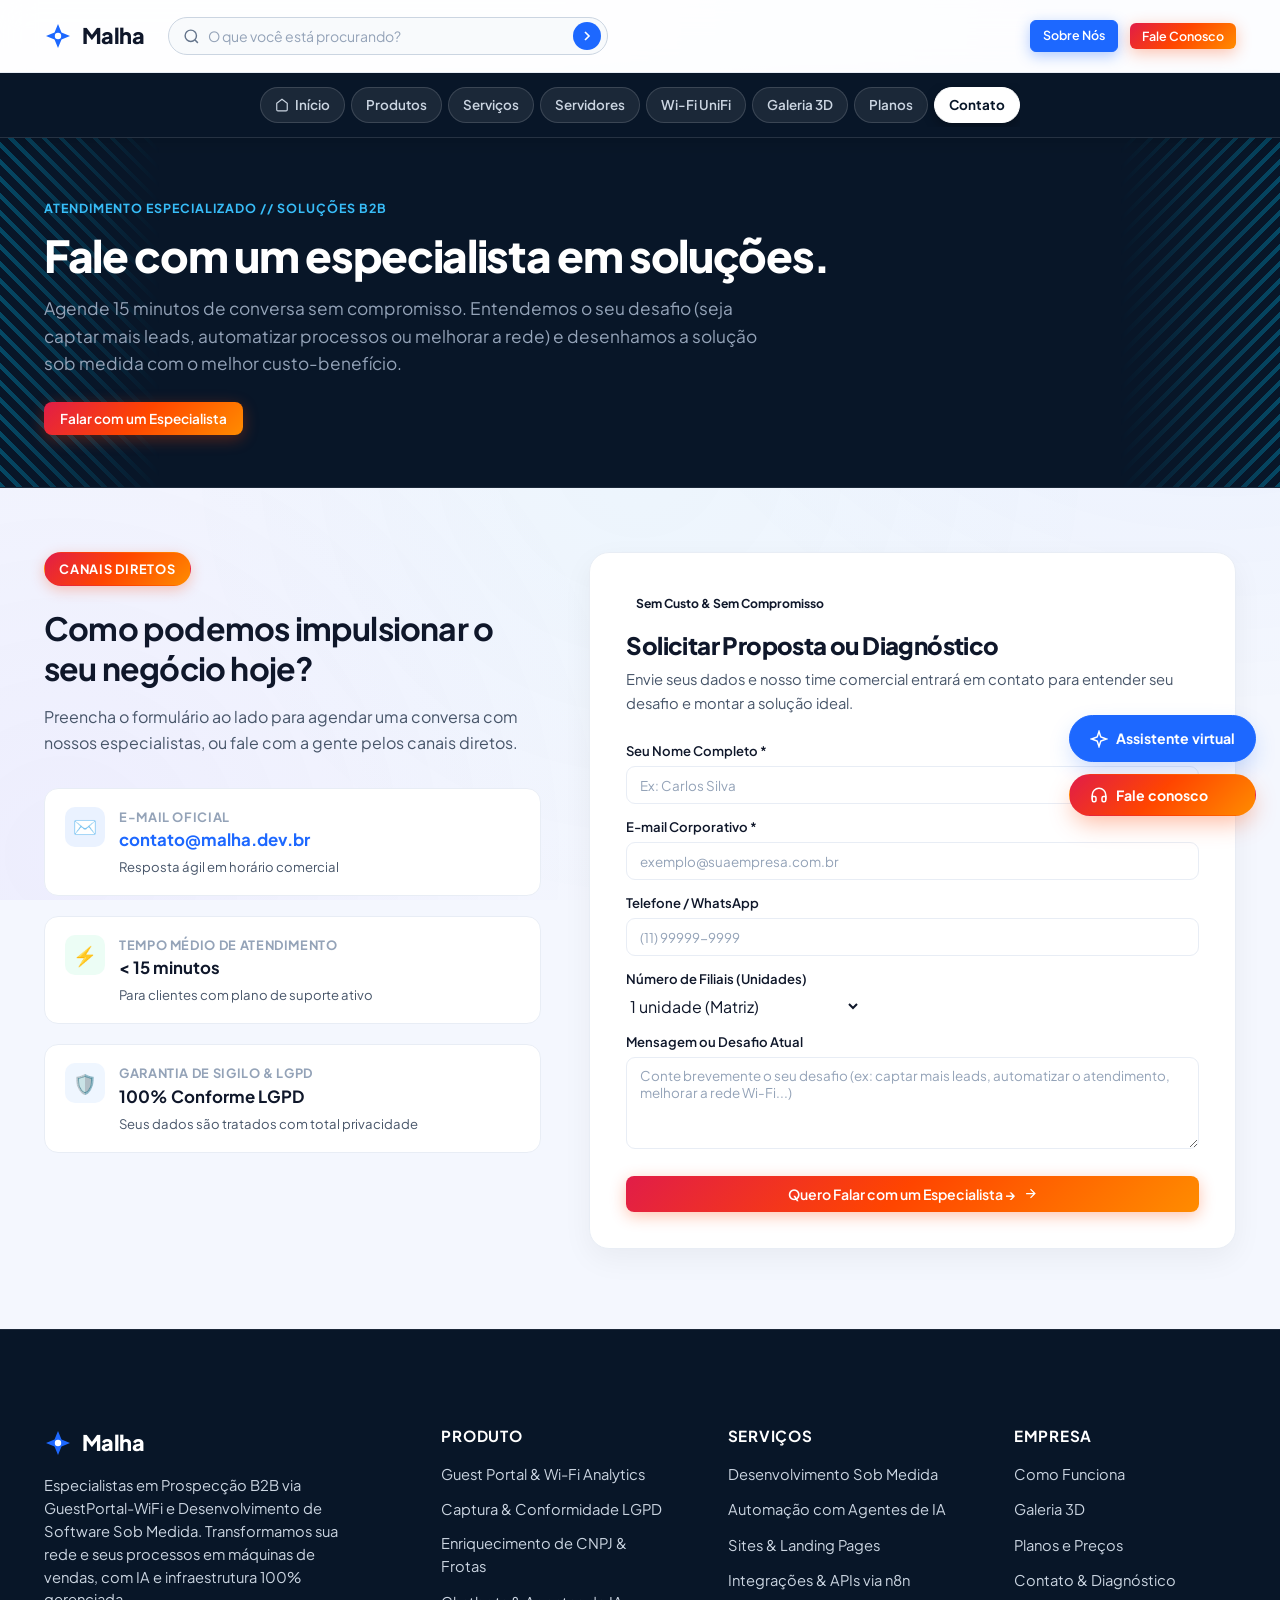
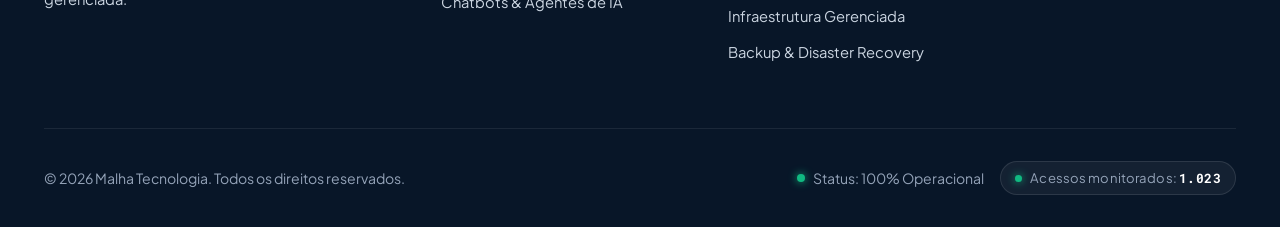
<file: contato.html>
<!DOCTYPE html>
<html lang="pt-BR">
<head>
  <meta charset="UTF-8">
  <meta name="viewport" content="width=device-width, initial-scale=1.0">
  <meta name="description" content="Contato Malha — Agende um diagnóstico técnico gratuito de 15 minutos com nossa equipe de engenharia de redes e infraestrutura de TI.">
  <title>Contato & Diagnóstico Técnico — Malha Tecnologia</title>

  <!-- Pré-conexão de Fontes do Google -->
  <link rel="preconnect" href="https://fonts.googleapis.com">
  <link rel="preconnect" href="https://fonts.gstatic.com" crossorigin>
  <link href="https://fonts.googleapis.com/css2?family=Plus+Jakarta+Sans:wght@400;500;600;700;800&family=Roboto+Mono:wght@400;500;600&display=swap" rel="stylesheet">

  <!-- Folha de Estilos Modular -->
  <link rel="stylesheet" href="css/main.css?v=28">
  <!-- Favicon Oficial da Malha -->
  <link rel="icon" type="image/svg+xml" href="favicon.svg?v=28">
  <link rel="icon" type="image/png" sizes="32x32" href="favicon.png?v=28">
  <link rel="apple-touch-icon" sizes="180x180" href="favicon.png?v=28">
  <link rel="shortcut icon" href="favicon.ico?v=28">
</head>
<body>

  <!-- =========================================================================
       1. CABEÇALHO & NAVEGAÇÃO SUPERIOR
       ========================================================================= -->
  <header class="site-header">
    <div class="container site-nav">
      <div class="header-lado-esquerdo">
        <!-- Logotipo -->
        <a href="index.html" class="site-logo" aria-label="Malha - Página Inicial">
          <svg viewBox="0 0 28 28" fill="none" xmlns="http://www.w3.org/2000/svg">
            <path d="M14 2L17.5 10.5L26 14L17.5 17.5L14 26L10.5 17.5L2 14L10.5 10.5L14 2Z" fill="#1d68ff" />
            <circle cx="14" cy="14" r="3.2" fill="#ffffff" />
          </svg>
          <span>Malha</span>
        </a>

        <!-- Caixa de Pesquisa no Cabeçalho (Estilo Dell) -->
        <div class="header-busca-box">
          <svg class="header-busca-icone" viewBox="0 0 24 24" fill="none" stroke="currentColor" stroke-width="2">
            <circle cx="11" cy="11" r="8"></circle>
            <line x1="21" y1="21" x2="16.65" y2="16.65"></line>
          </svg>
          <input 
            type="text" 
            class="header-busca-input" 
            placeholder="O que você está procurando?" 
            aria-label="Buscar produtos, serviços e soluções da Malha"
          >
          <button type="button" class="header-busca-btn" aria-label="Pesquisar">
            <svg width="16" height="16" viewBox="0 0 24 24" fill="none" stroke="currentColor" stroke-width="2.5">
              <polyline points="9 18 15 12 9 6"></polyline>
            </svg>
          </button>
          <div class="header-busca-dropdown" style="display: none;"></div>
        </div>
      </div>

      <!-- Ações do Cabeçalho: Sobre Nós e Fale Conosco -->
      <div class="nav-acoes">
        <a href="sobre.html" class="btn btn-primary btn-sm header-btn-sobre">Sobre Nós</a>
        <button type="button" class="btn btn-primary btn-solar btn-sm btn-abrir-modal-diagnostico">Fale Conosco</button>
        <button class="botao-menu-mobile" aria-label="Abrir menu de navegação" aria-expanded="false">
          <svg class="icone-hamburguer" viewBox="0 0 24 24" fill="none" stroke="currentColor" stroke-width="2">
            <line x1="3" y1="6" x2="21" y2="6" stroke-linecap="round"></line>
            <line x1="3" y1="12" x2="21" y2="12" stroke-linecap="round"></line>
            <line x1="3" y1="18" x2="21" y2="18" stroke-linecap="round"></line>
          </svg>
        </button>
      </div>
    </div>
  </header>

  <!-- Gaveta do Menu Mobile -->
  <div class="menu-mobile-backdrop"></div>
  <aside class="menu-mobile-gaveta" aria-label="Menu móvel">
        <div style="display: flex; justify-content: space-between; align-items: center; padding: 4px 0 16px; border-bottom: 1px solid rgba(255, 255, 255, 0.08); margin-bottom: 16px;">
      <span style="font-size: 0.95rem; font-weight: 700; color: #ffffff;">Menu de Navegação</span>
      <button type="button" class="menu-mobile-fechar-btn" style="background: none; border: none; color: #ffffff; font-size: 1.4rem; cursor: pointer; padding: 4px 8px; line-height: 1;" aria-label="Fechar menu">✕</button>
    </div>
<ul class="menu-mobile-links">
      <li><a href="index.html">Início <span>→</span></a></li>
      <li><a href="produtos.html">Produtos & Guest Portal <span>→</span></a></li>
      <li><a href="servicos.html">Serviços de TI <span>→</span></a></li>
      <li><a href="servidores.html">Servidores Linux <span>→</span></a></li>
      <li><a href="wifi.html">Wi-Fi UniFi <span>→</span></a></li>
      <li><a href="galeria.html">Galeria 3D <span>→</span></a></li>
      <li><a href="planos.html">Planos <span>→</span></a></li>
      <li><a href="contato.html" style="color:var(--cor-primaria); font-weight:700;">Contato <span>→</span></a></li>
    </ul>
    <div>
      <button type="button" class="btn btn-primary btn-solar btn-abrir-modal-diagnostico" style="width: 100%;">Falar com a Malha</button>
      <p style="font-size: 0.8rem; text-align: center; margin-top: 16px; color: var(--cor-texto-mutado);">© 2026 Malha Tecnologia</p>
    </div>
  </aside>

  <!-- =========================================================================
       FAIXA SUPERIOR AZUL ESCURO ESTILO DELL COM GUIAS / PILLS DE NAVEGAÇÃO
       ========================================================================= -->
  <div class="nav-faixa-superior" aria-label="Navegação por categorias e soluções">
    <div class="container">
      <ul class="nav-faixa-pills">
        <li><a href="index.html" class="nav-pill"><svg width="14" height="14" viewBox="0 0 24 24" fill="none" stroke="currentColor" stroke-width="2"><path d="M3 9l9-7 9 7v11a2 2 0 01-2 2H5a2 2 0 01-2-2z"/></svg> Início</a></li>
        <li><a href="produtos.html" class="nav-pill">Produtos</a></li>
        <li><a href="servicos.html" class="nav-pill">Serviços</a></li>
        <li><a href="servidores.html" class="nav-pill">Servidores</a></li>
        <li><a href="wifi.html" class="nav-pill">Wi-Fi UniFi</a></li>
        <li><a href="galeria.html" class="nav-pill">Galeria 3D</a></li>
        <li><a href="planos.html" class="nav-pill">Planos</a></li>
        <li><a href="contato.html" class="nav-pill active">Contato</a></li>
      </ul>
    </div>
  </div>

  <main>
    <!-- =========================================================================
         BANNER HERO DE CATEGORIA ESTILO DELL (DARK NAVY)
         ========================================================================= -->
    <section class="secao-banner-dell">
      <div class="container">
        <div class="banner-dell-conteudo">
          <span class="banner-dell-tag">ATENDIMENTO ESPECIALIZADO // SOLUÇÕES B2B</span>
          <h1 class="banner-dell-titulo">Fale com um especialista em soluções.</h1>
          <p class="banner-dell-subtitulo">
            Agende 15 minutos de conversa sem compromisso. Entendemos o seu desafio (seja captar mais leads, automatizar processos ou melhorar a rede) e desenhamos a solução sob medida com o melhor custo-benefício.
          </p>
          <div class="banner-dell-acoes" style="margin-top: 24px;">
            <button type="button" class="btn btn-primary btn-solar btn-abrir-modal-diagnostico">Falar com um Especialista</button>
          </div>
        </div>
      </div>
    </section>

    <!-- =========================================================================
         SEÇÃO DE FORMULÁRIO DE CONTATO DIRETO & INFORMAÇÕES
         ========================================================================= -->
    <section id="secao-contato" style="padding: 64px 0 80px; background-color: var(--cor-fundo);">
      <div class="container">
        <div class="contato-layout-grid">
          
          <!-- Coluna 1: Informações e Diferenciais de Contato -->
          <div>
            <span class="secao-tag secao-tag-solar">Canais Diretos</span>
            <h2 style="font-size: 2rem; margin-top: 10px; margin-bottom: 16px;">Como podemos impulsionar o seu negócio hoje?</h2>
            <p style="font-size: 1rem; color: var(--cor-texto-secundario); line-height: 1.6; margin-bottom: 32px;">
              Preencha o formulário ao lado para agendar uma conversa com nossos especialistas, ou fale com a gente pelos canais diretos.
            </p>

            <div style="display: flex; flex-direction: column; gap: 20px;">
              <div style="display: flex; align-items: flex-start; gap: 14px; background: #ffffff; padding: 18px 20px; border-radius: 14px; border: 1px solid var(--cor-borda);">
                <div style="width: 40px; height: 40px; border-radius: 10px; background: var(--cor-primaria-clara); display: flex; align-items: center; justify-content: center; color: var(--cor-primaria); font-size: 1.2rem; flex-shrink: 0;">
                  ✉️
                </div>
                <div>
                  <div style="font-size: 0.8rem; font-weight: 700; text-transform: uppercase; color: var(--cor-texto-mutado); letter-spacing: 0.05em;">E-mail Oficial</div>
                  <a href="mailto:contato@malha.dev.br" style="font-size: 1.05rem; font-weight: 700; color: var(--cor-primaria); text-decoration: none;">contato@malha.dev.br</a>
                  <div style="font-size: 0.82rem; color: var(--cor-texto-secundario); margin-top: 2px;">Resposta ágil em horário comercial</div>
                </div>
              </div>

              <div style="display: flex; align-items: flex-start; gap: 14px; background: #ffffff; padding: 18px 20px; border-radius: 14px; border: 1px solid var(--cor-borda);">
                <div style="width: 40px; height: 40px; border-radius: 10px; background: #ecfdf5; display: flex; align-items: center; justify-content: center; color: #059669; font-size: 1.2rem; flex-shrink: 0;">
                  ⚡
                </div>
                <div>
                  <div style="font-size: 0.8rem; font-weight: 700; text-transform: uppercase; color: var(--cor-texto-mutado); letter-spacing: 0.05em;">Tempo Médio de Atendimento</div>
                  <div style="font-size: 1.05rem; font-weight: 700; color: var(--cor-texto-principal);">&lt; 15 minutos</div>
                  <div style="font-size: 0.82rem; color: var(--cor-texto-secundario); margin-top: 2px;">Para clientes com plano de suporte ativo</div>
                </div>
              </div>

              <div style="display: flex; align-items: flex-start; gap: 14px; background: #ffffff; padding: 18px 20px; border-radius: 14px; border: 1px solid var(--cor-borda);">
                <div style="width: 40px; height: 40px; border-radius: 10px; background: #eff6ff; display: flex; align-items: center; justify-content: center; color: #2563eb; font-size: 1.2rem; flex-shrink: 0;">
                  🛡️
                </div>
                <div>
                  <div style="font-size: 0.8rem; font-weight: 700; text-transform: uppercase; color: var(--cor-texto-mutado); letter-spacing: 0.05em;">Garantia de Sigilo & LGPD</div>
                  <div style="font-size: 1.05rem; font-weight: 700; color: var(--cor-texto-principal);">100% Conforme LGPD</div>
                  <div style="font-size: 0.82rem; color: var(--cor-texto-secundario); margin-top: 2px;">Seus dados são tratados com total privacidade</div>
                </div>
              </div>
            </div>
          </div>

          <!-- Coluna 2: Formulário Integrado de Diagnóstico Técnico -->
          <div id="formulario-contato" class="contato-form-card">
            <div style="margin-bottom: 24px;">
              <span class="badge badge-primaria" style="margin-bottom: 8px;">Sem Custo & Sem Compromisso</span>
              <h3 style="font-size: 1.5rem; font-weight: 800; margin-top: 6px; margin-bottom: 8px;">Solicitar Proposta ou Diagnóstico</h3>
              <p style="font-size: 0.92rem; color: var(--cor-texto-secundario); margin: 0;">
                Envie seus dados e nosso time comercial entrará em contato para entender seu desafio e montar a solução ideal.
              </p>
            </div>

            <form action="https://formsubmit.co/contato@malha.dev.br" method="POST" target="iframe-envio-silencioso-contato" novalidate>
              <input type="hidden" name="_subject" value="Novo Contato via Pagina de Contato - Malha">
              <input type="hidden" name="_template" value="table">
              <input type="hidden" name="_captcha" value="false">

              <div class="form-grupo">
                <label for="contato-nome" class="form-label">Seu Nome Completo *</label>
                <input type="text" id="contato-nome" name="Nome" class="form-input" placeholder="Ex: Carlos Silva" required autocomplete="name">
              </div>

              <div class="form-grupo">
                <label for="contato-email" class="form-label">E-mail Corporativo *</label>
                <input type="email" id="contato-email" name="Email" class="form-input" placeholder="exemplo@suaempresa.com.br" required autocomplete="email">
              </div>

              <div class="form-grupo">
                <label for="contato-telefone" class="form-label">Telefone / WhatsApp</label>
                <input type="tel" id="contato-telefone" name="Telefone_WhatsApp" class="form-input" placeholder="(11) 99999-9999" autocomplete="tel">
              </div>

              <div class="form-grupo">
                <label for="contato-filiais" class="form-label">Número de Filiais (Unidades)</label>
                <select id="contato-filiais" name="Quantidade_Filiais" class="form-select">
                  <option value="1">1 unidade (Matriz)</option>
                  <option value="2-5">2 a 5 filiais</option>
                  <option value="6-20">6 a 20 filiais</option>
                  <option value="mais-de-20">Mais de 20 filiais (Enterprise)</option>
                </select>
              </div>

              <div class="form-grupo">
                <label for="contato-mensagem" class="form-label">Mensagem ou Desafio Atual</label>
                <textarea id="contato-mensagem" name="Mensagem" class="form-textarea" rows="4" placeholder="Conte brevemente o seu desafio (ex: captar mais leads, automatizar o atendimento, melhorar a rede Wi-Fi...)"></textarea>
              </div>

              <button type="submit" class="btn btn-primary btn-solar btn-lg" style="width: 100%; margin-top: 8px;">
                Quero Falar com um Especialista →
                <svg width="18" height="18" viewBox="0 0 24 24" fill="none" stroke="currentColor" stroke-width="2"><path d="M5 12h14M12 5l7 7-7 7"/></svg>
              </button>
            </form>

            <iframe name="iframe-envio-silencioso-contato" id="iframe-envio-silencioso-contato" style="display:none; width:0; height:0; border:none;"></iframe>
          </div>

        </div>
      </div>
    </section>
  </main>

  <!-- =========================================================================
       BOTÕES FLUTUANTES DE AÇÃO RÁPIDA (DELL STYLE)
       ========================================================================= -->
  <aside class="botoes-flutuantes" aria-label="Ações rápidas flutuantes">
    <a href="index.html#assistente" class="btn-flutuante destaque-dell-ai">
      <svg width="18" height="18" viewBox="0 0 24 24" fill="none" stroke="currentColor" stroke-width="2">
        <path d="M12 2l2.4 7.2L22 12l-7.6 2.8L12 22l-2.4-7.2L2 12l7.6-2.8z"/>
      </svg>
      <span>Assistente virtual</span>
    </a>
    <button type="button" class="btn-flutuante destaque-dell-blue btn-abrir-modal-diagnostico" aria-label="Fale conosco">
      <svg width="18" height="18" viewBox="0 0 24 24" fill="none" stroke="currentColor" stroke-width="2">
        <path d="M3 18v-6a9 9 0 0118 0v6"/>
        <path d="M21 19a2 2 0 01-2 2h-1a2 2 0 01-2-2v-3a2 2 0 012-2h3zM3 19a2 2 0 002 2h1a2 2 0 002-2v-3a2 2 0 00-2-2H3z"/>
      </svg>
      <span>Fale conosco</span>
    </button>
  </aside>

    <!-- =========================================================================
       RODAPÉ DA PÁGINA (DARK NAVY THEME)
       ========================================================================= -->
  <footer class="site-footer" style="background-color: #081628 !important; color: #ffffff !important; border-top: 1px solid rgba(255, 255, 255, 0.08) !important;">
    <div class="container">
      <div class="footer-grid">
        <div class="footer-col">
          <div class="site-logo" style="margin-bottom: 14px;">
            <svg viewBox="0 0 28 28" fill="none" xmlns="http://www.w3.org/2000/svg">
              <path d="M14 2L17.5 10.5L26 14L17.5 17.5L14 26L10.5 17.5L2 14L10.5 10.5L14 2Z" fill="#1d68ff" />
              <circle cx="14" cy="14" r="3.2" fill="#ffffff" />
            </svg>
            <span style="color: #ffffff !important;">Malha</span>
          </div>
          <p style="font-size: 0.92rem; max-width: 320px; color: #cbd5e1 !important; line-height: 1.55;">
            Especialistas em Prospecção B2B via GuestPortal-WiFi e Desenvolvimento de Software Sob Medida. Transformamos sua rede e seus processos em máquinas de vendas, com IA e infraestrutura 100% gerenciada.
          </p>
        </div>

        <div class="footer-col">
          <h4 style="color: #ffffff !important;">Produto</h4>
          <ul>
            <li><a href="produtos.html" style="color: #cbd5e1;">Guest Portal & Wi-Fi Analytics</a></li>
            <li><a href="produtos.html#fluxo-guestportal" style="color: #cbd5e1;">Captura & Conformidade LGPD</a></li>
            <li><a href="produtos.html#fluxo-guestportal" style="color: #cbd5e1;">Enriquecimento de CNPJ & Frotas</a></li>
            <li><a href="servicos.html" style="color: #cbd5e1;">Chatbots & Agentes de IA</a></li>
          </ul>
        </div>

        <div class="footer-col">
          <h4 style="color: #ffffff !important;">Serviços</h4>
          <ul>
            <li><a href="servicos.html" style="color: #cbd5e1;">Desenvolvimento Sob Medida</a></li>
            <li><a href="servicos.html" style="color: #cbd5e1;">Automação com Agentes de IA</a></li>
            <li><a href="servicos.html" style="color: #cbd5e1;">Sites & Landing Pages</a></li>
            <li><a href="servicos.html" style="color: #cbd5e1;">Integrações & APIs via n8n</a></li>
            <li><a href="servidores.html" style="color: #cbd5e1;">Infraestrutura Gerenciada</a></li>
            <li><a href="servicos.html" style="color: #cbd5e1;">Backup & Disaster Recovery</a></li>
          </ul>
        </div>

        <div class="footer-col">
          <h4 style="color: #ffffff !important;">Empresa</h4>
          <ul>
            <li><a href="index.html#assistente" style="color: #cbd5e1;">Como Funciona</a></li>
            <li><a href="galeria.html" style="color: #cbd5e1;">Galeria 3D</a></li>
            <li><a href="planos.html" style="color: #cbd5e1;">Planos e Preços</a></li>
            <li><a href="contato.html" style="color: #cbd5e1;">Contato & Diagnóstico</a></li>
          </ul>
        </div>
      </div>

      <div class="footer-bottom" style="border-top: 1px solid rgba(255, 255, 255, 0.08) !important; color: #94a3b8 !important;">
        <span>© 2026 Malha Tecnologia. Todos os direitos reservados.</span>
        <div style="display: flex; align-items: center; gap: 16px; flex-wrap: wrap;">
          <span style="display: inline-flex; align-items: center; gap: 8px;">
          <span style="display: inline-block; width: 8px; height: 8px; border-radius: 50%; background-color: #10b981; box-shadow: 0 0 8px #10b981;"></span>
          Status: 100% Operacional
        </span>
        <div class="selo-contador-visitas" title="Contador de acessos monitorados em tempo real">
          <span class="ponto-ativo"></span>
          <span>Acessos monitorados: <strong class="contador-visitas-numero">1.000</strong></span>
        </div>
        </div>
      </div>
    </div>
  </footer>

  <!-- =========================================================================
       MODAL DE DIAGNÓSTICO TÉCNICO & CONTATO
       ========================================================================= -->
  <div class="modal-diagnostico-backdrop" id="modal-diagnostico" aria-hidden="true" role="dialog" aria-modal="true" aria-labelledby="modal-titulo">
    <div class="modal-diagnostico-conteudo">
      <button type="button" class="modal-btn-fechar" id="modal-fechar-btn" aria-label="Fechar janela de diagnóstico">✕</button>

      <div class="modal-cabecalho">
        <span class="modal-badge-topo">Avaliação Técnica Gratuita · 15 Minutos</span>
        <h3 id="modal-titulo" class="modal-titulo">Fale Conosco & Diagnóstico</h3>
        <p class="modal-subtitulo">
          Avaliação técnica direta ao ponto. Identificamos gargalos na sua rede, riscos de queda e oportunidades de otimização de infraestrutura.
        </p>
      </div>

      <div class="form-mensagem-erro" id="diagnostico-erro" role="alert"></div>

      <form id="form-diagnostico" action="https://formsubmit.co/contato@malha.dev.br" method="POST" target="iframe-envio-silencioso" novalidate>
        <input type="hidden" name="_subject" value="Novo Contato / Diagnostico - Malha">
        <input type="hidden" name="_template" value="table">
        <input type="hidden" name="_captcha" value="false">

        <div class="form-grupo">
          <label for="diagnostico-nome" class="form-label">Seu Nome Completo *</label>
          <input type="text" id="diagnostico-nome" name="Nome" class="form-input" placeholder="Ex: Carlos Silva" required autocomplete="name">
        </div>

        <div class="form-dica-contato">
          <svg width="20" height="20" viewBox="0 0 24 24" fill="none" stroke="currentColor" stroke-width="2" style="flex-shrink:0;">
            <circle cx="12" cy="12" r="10"></circle>
            <line x1="12" y1="16" x2="12" y2="12"></line>
            <line x1="12" y1="8" x2="12.01" y2="8"></line>
          </svg>
          <span>Pelo menos <strong>um meio de contato</strong> (E-mail ou Telefone/WhatsApp) deve ser preenchido.</span>
        </div>

        <div class="form-grupo">
          <label for="diagnostico-email" class="form-label">E-mail <span class="opcional">(obrigatório se não preencher telefone)</span></label>
          <input type="email" id="diagnostico-email" name="Email" class="form-input" placeholder="exemplo@suaempresa.com.br" autocomplete="email">
        </div>

        <div class="form-grupo">
          <label for="diagnostico-telefone" class="form-label">Telefone / WhatsApp <span class="opcional">(obrigatório se não preencher e-mail)</span></label>
          <input type="tel" id="diagnostico-telefone" name="Telefone_WhatsApp" class="form-input" placeholder="(11) 99999-9999" autocomplete="tel">
        </div>

        <div class="form-grupo">
          <label for="diagnostico-mensagem" class="form-label">Informações Adicionais <span class="opcional">(opcional)</span></label>
          <textarea id="diagnostico-mensagem" name="Mensagem_Observacoes" class="form-textarea" rows="3" placeholder="Quantidade de filiais, tipo de roteador ou principal desafio de infraestrutura..."></textarea>
        </div>

        <button type="submit" class="btn btn-primary btn-solar btn-lg" style="width: 100%; margin-top: 8px;">
          Confirmar Solicitação de Contato
          <svg width="18" height="18" viewBox="0 0 24 24" fill="none" stroke="currentColor" stroke-width="2"><path d="M5 12h14M12 5l7 7-7 7"/></svg>
        </button>
      </form>

      <iframe name="iframe-envio-silencioso" id="iframe-envio-silencioso" style="display:none; width:0; height:0; border:none;"></iframe>

      <div class="form-mensagem-sucesso" id="diagnostico-sucesso">
        <div style="font-size: 2.5rem; margin-bottom: 8px; color: var(--cor-destaque-verde);">✓</div>
        <h4>Mensagem Enviada com Sucesso!</h4>
        <p>Recebemos suas informações. Os dados foram salvos no registro e enviados para nossa equipe técnica em <strong>contato@malha.dev.br</strong>.</p>
        <div style="display: flex; flex-direction: column; gap: 10px; margin-top: 18px;">
          <a href="#" id="diagnostico-link-email-contingencia" class="btn btn-secondary" style="font-size: 0.88rem;">
            ✉️ Enviar cópia pelo meu aplicativo de E-mail
          </a>
          <button type="button" class="btn btn-primary" id="diagnostico-fechar-sucesso" style="width: 100%;">
            Concluir e Fechar
          </button>
        </div>
      </div>
    </div>
  </div>


  <!-- Scripts Interativos -->
  <script src="js/main.js?v=28"></script>
  
</body>
</html>
</file>
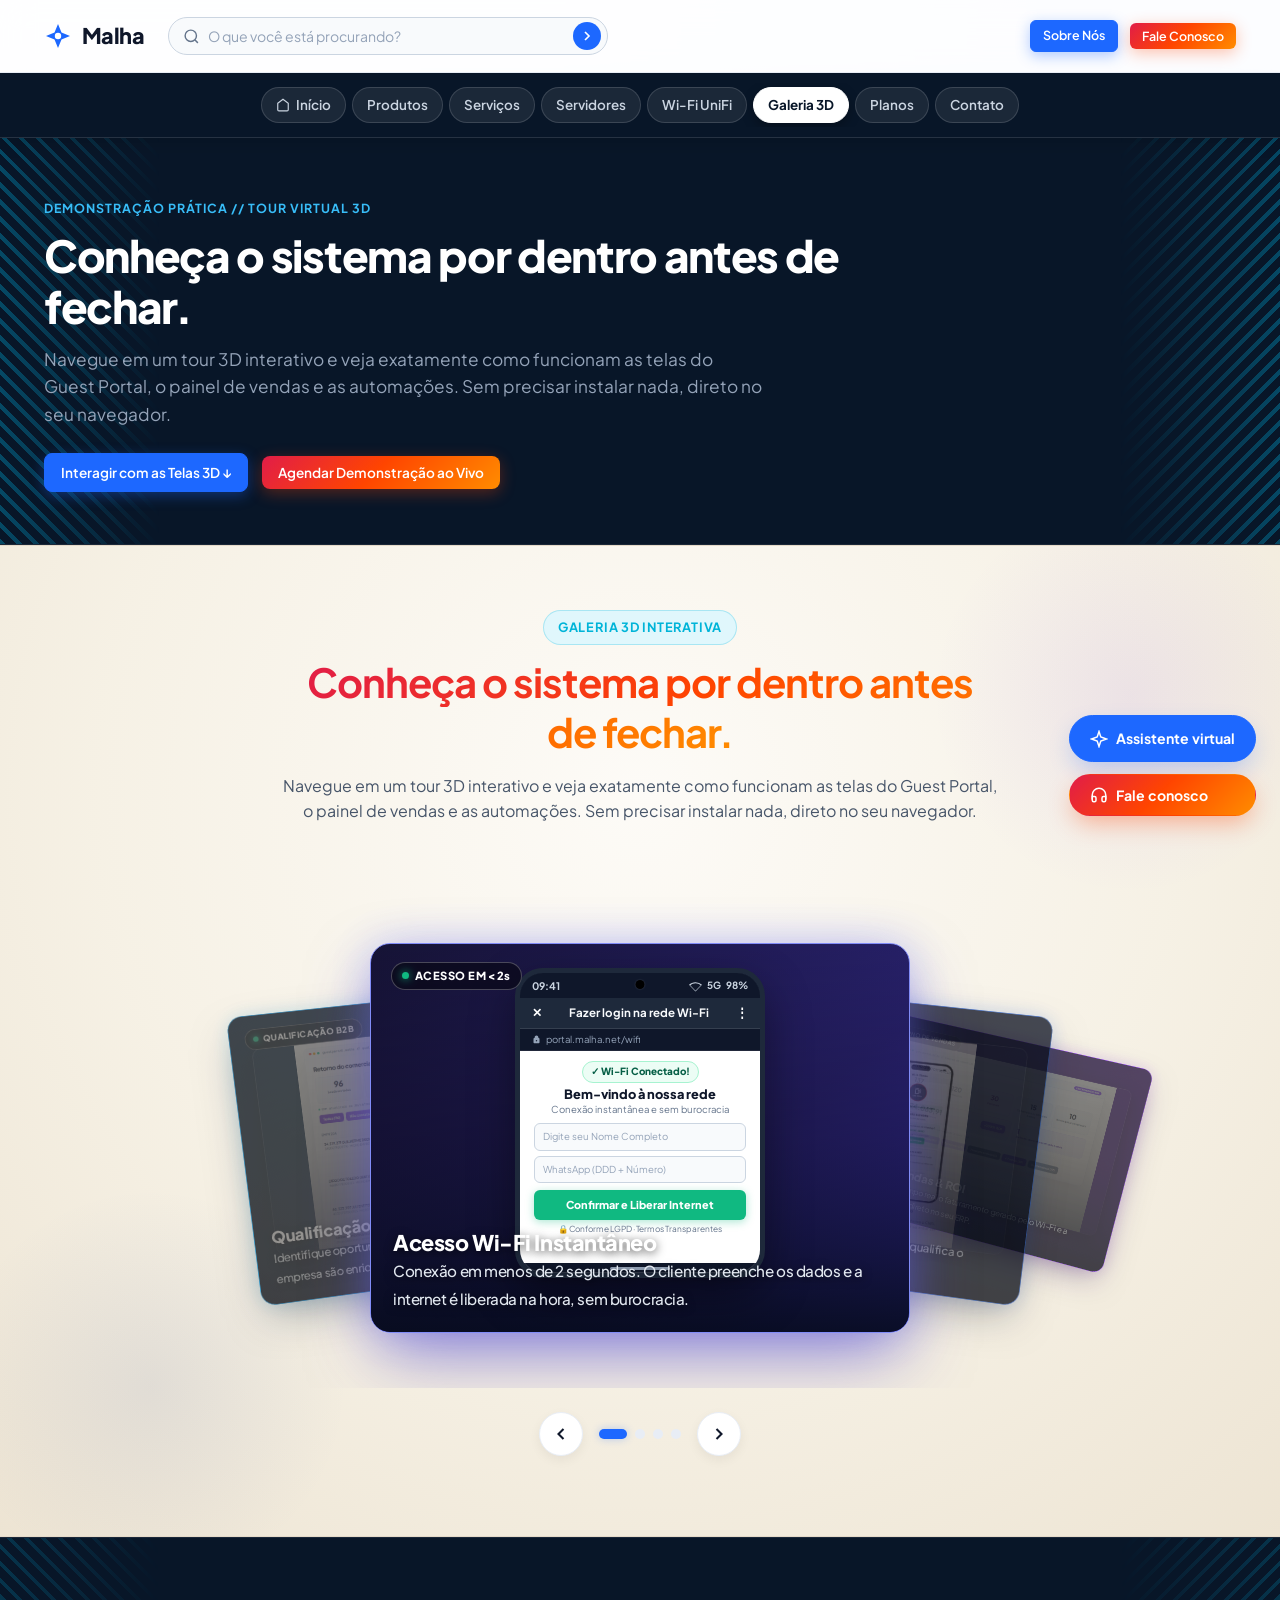
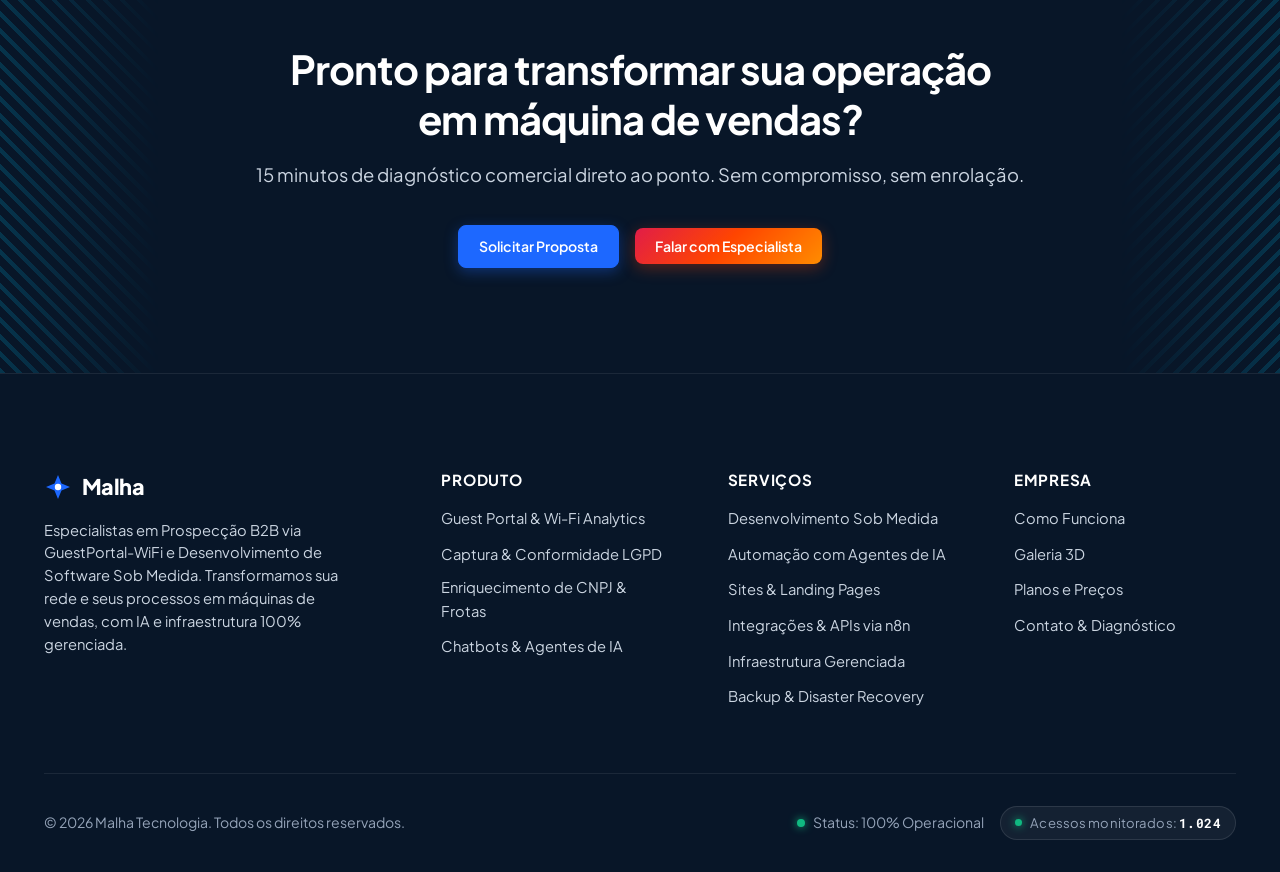
<file: galeria.html>
<!DOCTYPE html>
<html lang="pt-BR">
<head>
  <meta charset="UTF-8">
  <meta name="viewport" content="width=device-width, initial-scale=1.0">
  <meta name="description" content="Galeria 3D Malha — Explore interativamente em 3D as interfaces do Guest Portal, o painel de faturamento no ERP e a gestão de frotas por CNPJ.">
  <title>Galeria 3D Interativa — Malha Tecnologia</title>

  <!-- Pré-conexão de Fontes do Google -->
  <link rel="preconnect" href="https://fonts.googleapis.com">
  <link rel="preconnect" href="https://fonts.gstatic.com" crossorigin>
  <link href="https://fonts.googleapis.com/css2?family=Plus+Jakarta+Sans:wght@400;500;600;700;800&family=Roboto+Mono:wght@400;500;600&display=swap" rel="stylesheet">

  <!-- Folha de Estilos Modular -->
  <link rel="stylesheet" href="css/main.css?v=28">
  <!-- Favicon Oficial da Malha -->
  <link rel="icon" type="image/svg+xml" href="favicon.svg?v=28">
  <link rel="icon" type="image/png" sizes="32x32" href="favicon.png?v=28">
  <link rel="apple-touch-icon" sizes="180x180" href="favicon.png?v=28">
  <link rel="shortcut icon" href="favicon.ico?v=28">
</head>
<body>

  <!-- =========================================================================
       1. CABEÇALHO & NAVEGAÇÃO SUPERIOR
       ========================================================================= -->
  <header class="site-header">
    <div class="container site-nav">
      <div class="header-lado-esquerdo">
        <!-- Logotipo -->
        <a href="index.html" class="site-logo" aria-label="Malha - Página Inicial">
          <svg viewBox="0 0 28 28" fill="none" xmlns="http://www.w3.org/2000/svg">
            <path d="M14 2L17.5 10.5L26 14L17.5 17.5L14 26L10.5 17.5L2 14L10.5 10.5L14 2Z" fill="#1d68ff" />
            <circle cx="14" cy="14" r="3.2" fill="#ffffff" />
          </svg>
          <span>Malha</span>
        </a>

        <!-- Caixa de Pesquisa no Cabeçalho (Estilo Dell) -->
        <div class="header-busca-box">
          <svg class="header-busca-icone" viewBox="0 0 24 24" fill="none" stroke="currentColor" stroke-width="2">
            <circle cx="11" cy="11" r="8"></circle>
            <line x1="21" y1="21" x2="16.65" y2="16.65"></line>
          </svg>
          <input 
            type="text" 
            class="header-busca-input" 
            placeholder="O que você está procurando?" 
            aria-label="Buscar produtos, serviços e soluções da Malha"
          >
          <button type="button" class="header-busca-btn" aria-label="Pesquisar">
            <svg width="16" height="16" viewBox="0 0 24 24" fill="none" stroke="currentColor" stroke-width="2.5">
              <polyline points="9 18 15 12 9 6"></polyline>
            </svg>
          </button>
          <div class="header-busca-dropdown" style="display: none;"></div>
        </div>
      </div>

      <!-- Ações do Cabeçalho: Sobre Nós e Fale Conosco -->
      <div class="nav-acoes">
        <a href="sobre.html" class="btn btn-primary btn-sm header-btn-sobre">Sobre Nós</a>
        <button type="button" class="btn btn-primary btn-solar btn-sm btn-abrir-modal-diagnostico">Fale Conosco</button>
        <button class="botao-menu-mobile" aria-label="Abrir menu de navegação" aria-expanded="false">
          <svg class="icone-hamburguer" viewBox="0 0 24 24" fill="none" stroke="currentColor" stroke-width="2">
            <line x1="3" y1="6" x2="21" y2="6" stroke-linecap="round"></line>
            <line x1="3" y1="12" x2="21" y2="12" stroke-linecap="round"></line>
            <line x1="3" y1="18" x2="21" y2="18" stroke-linecap="round"></line>
          </svg>
        </button>
      </div>
    </div>
  </header>

  <!-- Gaveta do Menu Mobile -->
  <div class="menu-mobile-backdrop"></div>
  <aside class="menu-mobile-gaveta" aria-label="Menu móvel">
        <div style="display: flex; justify-content: space-between; align-items: center; padding: 4px 0 16px; border-bottom: 1px solid rgba(255, 255, 255, 0.08); margin-bottom: 16px;">
      <span style="font-size: 0.95rem; font-weight: 700; color: #ffffff;">Menu de Navegação</span>
      <button type="button" class="menu-mobile-fechar-btn" style="background: none; border: none; color: #ffffff; font-size: 1.4rem; cursor: pointer; padding: 4px 8px; line-height: 1;" aria-label="Fechar menu">✕</button>
    </div>
<ul class="menu-mobile-links">
      <li><a href="index.html">Início <span>→</span></a></li>
      <li><a href="produtos.html">Produtos & Guest Portal <span>→</span></a></li>
      <li><a href="servicos.html">Serviços de TI <span>→</span></a></li>
      <li><a href="servidores.html">Servidores Linux <span>→</span></a></li>
      <li><a href="wifi.html">Wi-Fi UniFi <span>→</span></a></li>
      <li><a href="galeria.html" style="color:var(--cor-primaria); font-weight:700;">Galeria 3D <span>→</span></a></li>
      <li><a href="planos.html">Planos <span>→</span></a></li>
      <li><a href="contato.html">Contato <span>→</span></a></li>
    </ul>
    <div>
      <button type="button" class="btn btn-primary btn-solar btn-abrir-modal-diagnostico" style="width: 100%;">Falar com a Malha</button>
      <p style="font-size: 0.8rem; text-align: center; margin-top: 16px; color: var(--cor-texto-mutado);">© 2026 Malha Tecnologia</p>
    </div>
  </aside>

  <!-- =========================================================================
       FAIXA SUPERIOR AZUL ESCURO ESTILO DELL COM GUIAS / PILLS DE NAVEGAÇÃO
       ========================================================================= -->
  <div class="nav-faixa-superior" aria-label="Navegação por categorias e soluções">
    <div class="container">
      <ul class="nav-faixa-pills">
        <li><a href="index.html" class="nav-pill"><svg width="14" height="14" viewBox="0 0 24 24" fill="none" stroke="currentColor" stroke-width="2"><path d="M3 9l9-7 9 7v11a2 2 0 01-2 2H5a2 2 0 01-2-2z"/></svg> Início</a></li>
        <li><a href="produtos.html" class="nav-pill">Produtos</a></li>
        <li><a href="servicos.html" class="nav-pill">Serviços</a></li>
        <li><a href="servidores.html" class="nav-pill">Servidores</a></li>
        <li><a href="wifi.html" class="nav-pill">Wi-Fi UniFi</a></li>
        <li><a href="galeria.html" class="nav-pill active">Galeria 3D</a></li>
        <li><a href="planos.html" class="nav-pill">Planos</a></li>
        <li><a href="contato.html" class="nav-pill">Contato</a></li>
      </ul>
    </div>
  </div>

  <main>
    <!-- =========================================================================
         BANNER HERO DE CATEGORIA ESTILO DELL (DARK NAVY)
         ========================================================================= -->
    <section class="secao-banner-dell">
      <div class="container">
        <div class="banner-dell-conteudo">
          <span class="banner-dell-tag">DEMONSTRAÇÃO PRÁTICA // TOUR VIRTUAL 3D</span>
          <h1 class="banner-dell-titulo">Conheça o sistema por dentro antes de fechar.</h1>
          <p class="banner-dell-subtitulo">
            Navegue em um tour 3D interativo e veja exatamente como funcionam as telas do Guest Portal, o painel de vendas e as automações. Sem precisar instalar nada, direto no seu navegador.
          </p>
          <div class="banner-dell-acoes">
            <a href="#galeria-palco" class="btn btn-primary">Interagir com as Telas 3D ↓</a>
            <button type="button" class="btn btn-primary btn-solar btn-abrir-modal-diagnostico">Agendar Demonstração ao Vivo</button>
          </div>
        </div>
      </div>
    </section>

    <!-- =========================================================================
         GALERIA COVERFLOW 3D INTERATIVA (ORIGINKIT SMOOTH 3D)
         ========================================================================= -->
    <section class="secao-coverflow" id="galeria-palco" aria-label="Galeria 3D de interfaces" style="padding: 64px 0 80px;">
      <div class="container">
        <div class="secao-topo centralizado">
          <span class="secao-tag tag-ciano">Galeria 3D Interativa</span>
          <h2><span class="gradiente-texto-solar">Conheça o sistema por dentro antes de fechar.</span></h2>
          <p>Navegue em um tour 3D interativo e veja exatamente como funcionam as telas do Guest Portal, o painel de vendas e as automações. Sem precisar instalar nada, direto no seu navegador.</p>
        </div>

        <div class="coverflow-palco" tabindex="0" role="region" aria-label="Carrossel 3D de Telas">
          <div class="coverflow-trilho">
            <!-- Slide 1: Acesso Wi-Fi Instantâneo -->
            <div class="coverflow-card card-indigo" aria-label="Acesso Wi-Fi Instantâneo">
              <div class="coverflow-card-badge"><span class="badge-dot"></span> ACESSO EM &lt;2s</div>
              <div class="coverflow-card-view">
                <div class="android-phone-frame">
                  <div class="android-punch-hole"></div>
                  <div class="android-status-bar">
                    <span class="android-clock">09:41</span>
                    <div class="android-status-icons">
                      <svg class="android-wifi-icon" viewBox="0 0 24 24" width="13" height="13" fill="currentColor">
                        <path d="M12 4C7.31 4 3.07 5.9 0 8.98L12 21 24 8.98A16.88 16.88 0 0012 4zm0 2c3.78 0 7.22 1.48 9.8 3.92L12 19.72 2.2 9.92A14.9 14.9 0 0112 6z"/>
                      </svg>
                      <span style="font-size:0.62rem; font-weight:700;">5G</span>
                      <span style="font-size:0.62rem; font-weight:700;">98%</span>
                    </div>
                  </div>

                  <div class="android-system-header">
                    <span class="android-close-btn">✕</span>
                    <span class="android-header-title">Fazer login na rede Wi-Fi</span>
                    <span class="android-menu-dots">⋮</span>
                  </div>

                  <div class="android-url-bar">
                    <svg width="9" height="9" viewBox="0 0 24 24" fill="currentColor"><path d="M18 8h-1V6c0-2.76-2.24-5-5-5S7 3.24 7 6v2H6c-1.1 0-2 .9-2 2v10c0 1.1.9 2 2 2h12c1.1 0 2-.9 2-2V10c0-1.1-.9-2-2-2zm-6 9c-1.1 0-2-.9-2-2s.9-2 2-2 2 .9 2 2-.9 2 2zm3.1-9H8.9V6c0-1.71 1.39-3.1 3.1-3.1 1.71 0 3.1 1.39 3.1 3.1v2z"/></svg>
                    <span>portal.malha.net/wifi</span>
                  </div>

                  <div class="android-screen-content">
                    <div class="android-portal-badge">✓ Wi-Fi Conectado!</div>
                    <div class="android-portal-title">Bem-vindo à nossa rede</div>
                    <p class="android-portal-sub">Conexão instantânea e sem burocracia</p>
                    
                    <div class="android-input-mock">Digite seu Nome Completo</div>
                    <div class="android-input-mock">WhatsApp (DDD + Número)</div>
                    
                    <div class="android-btn-conectar">Confirmar e Liberar Internet</div>
                    <div class="android-lgpd-tag">🔒 Conforme LGPD · Termos Transparentes</div>
                  </div>

                  <div class="android-gesture-bar"></div>
                </div>
              </div>
              <div class="coverflow-card-gradiente"></div>
              <div class="coverflow-card-titulo">Acesso Wi-Fi Instantâneo<br><span style="font-size:0.95rem; font-weight:500; color:#e2e8f0;">Conexão em menos de 2 segundos. O cliente preenche os dados e a internet é liberada na hora, sem burocracia.</span></div>
              <div class="coverflow-card-overlay"></div>
            </div>

            <!-- Slide 2: Jornada do Cliente (Guest Portal) -->
            <div class="coverflow-card card-navy" aria-label="Jornada do Cliente (Guest Portal)">
              <div class="coverflow-card-badge"><span class="badge-dot"></span> FLUXO MOBILE LGPD</div>
              <div class="coverflow-card-view view-framed">
                <img src="assets/guestportal-fluxo-telas.png" alt="Fluxo de Captura de 3 Telas do Guest Portal" loading="lazy">
              </div>
              <div class="coverflow-card-gradiente"></div>
              <div class="coverflow-card-titulo">Jornada do Cliente (Guest Portal)<br><span style="font-size:0.95rem; font-weight:500; color:#e2e8f0;">Cadastro rápido e 100% seguro (LGPD). O sistema já qualifica o visitante e captura o CNPJ automaticamente.</span></div>
              <div class="coverflow-card-overlay"></div>
            </div>

            <!-- Slide 3: Painel de Vendas & ROI -->
            <div class="coverflow-card card-purple" aria-label="Painel de Vendas & ROI">
              <div class="coverflow-card-badge"><span class="badge-dot"></span> RETORNO DE VENDAS</div>
              <div class="coverflow-card-view view-framed">
                <img src="assets/guestportal-painel-retorno.png" alt="Painel Comercial Retorno de Vendas do Guest Portal" loading="lazy">
              </div>
              <div class="coverflow-card-gradiente"></div>
              <div class="coverflow-card-titulo">Painel de Vendas & ROI<br><span style="font-size:0.95rem; font-weight:500; color:#e2e8f0;">Acompanhe em tempo real o faturamento gerado pelo Wi-Fi e a conversão de leads direto no seu ERP.</span></div>
              <div class="coverflow-card-overlay"></div>
            </div>

            <!-- Slide 4: Qualificação B2B & Frotas -->
            <div class="coverflow-card card-deepnavy" aria-label="Qualificação B2B & Frotas">
              <div class="coverflow-card-badge"><span class="badge-dot"></span> QUALIFICAÇÃO B2B</div>
              <div class="coverflow-card-view view-framed">
                <img src="assets/guestportal-gestao-empresas.png" alt="Painel de Empresas e Frotas por CNPJ no Guest Portal" loading="lazy">
              </div>
              <div class="coverflow-card-gradiente"></div>
              <div class="coverflow-card-titulo">Qualificação B2B & Frotas<br><span style="font-size:0.95rem; font-weight:500; color:#e2e8f0;">Identifique oportunidades de negócios. Ao digitar o CNPJ, os dados da empresa são enriquecidos e enviados para o comercial.</span></div>
              <div class="coverflow-card-overlay"></div>
            </div>
          </div>
        </div>

        <!-- Controles Interativos -->
        <div class="coverflow-controles">
          <button type="button" class="coverflow-btn coverflow-btn-anterior" aria-label="Slide anterior">
            <svg width="20" height="20" viewBox="0 0 24 24" fill="none" stroke="currentColor" stroke-width="2.5"><path d="M15 18l-6-6 6-6"/></svg>
          </button>
          <div class="coverflow-indicadores"></div>
          <button type="button" class="coverflow-btn coverflow-btn-proximo" aria-label="Próximo slide">
            <svg width="20" height="20" viewBox="0 0 24 24" fill="none" stroke="currentColor" stroke-width="2.5"><path d="M9 18l6-6-6-6"/></svg>
          </button>
        </div>
      </div>
    </section>

        <!-- =========================================================================
         CHAMADA FINAL PARA DIAGNÓSTICO (DARK NAVY THEME)
         ========================================================================= -->
    <section class="final-cta" id="contato" style="background-color: #081628 !important; color: #ffffff !important; border-top: 1px solid rgba(255, 255, 255, 0.08) !important;">
      <div class="container">
        <h2 style="color: #ffffff !important;">Pronto para transformar sua operação em máquina de vendas?</h2>
        <p style="color: #cbd5e1 !important;">15 minutos de diagnóstico comercial direto ao ponto. Sem compromisso, sem enrolação.</p>
        <div class="final-ctas" style="display: flex; justify-content: center; align-items: center; gap: 16px; flex-wrap: wrap;">
          <a href="mailto:contato@malha.dev.br" class="btn btn-primary btn-lg">
            Solicitar Proposta
          </a>
          <button type="button" class="btn btn-primary btn-solar btn-lg btn-abrir-modal-diagnostico">
            Falar com Especialista
          </button>
        </div>
      </div>
    </section>
  </main>

  <!-- =========================================================================
       BOTÕES FLUTUANTES DE AÇÃO RÁPIDA (DELL STYLE)
       ========================================================================= -->
  <aside class="botoes-flutuantes" aria-label="Ações rápidas flutuantes">
    <a href="index.html#assistente" class="btn-flutuante destaque-dell-ai">
      <svg width="18" height="18" viewBox="0 0 24 24" fill="none" stroke="currentColor" stroke-width="2">
        <path d="M12 2l2.4 7.2L22 12l-7.6 2.8L12 22l-2.4-7.2L2 12l7.6-2.8z"/>
      </svg>
      <span>Assistente virtual</span>
    </a>
    <button type="button" class="btn-flutuante destaque-dell-blue btn-abrir-modal-diagnostico" aria-label="Fale conosco">
      <svg width="18" height="18" viewBox="0 0 24 24" fill="none" stroke="currentColor" stroke-width="2">
        <path d="M3 18v-6a9 9 0 0118 0v6"/>
        <path d="M21 19a2 2 0 01-2 2h-1a2 2 0 01-2-2v-3a2 2 0 012-2h3zM3 19a2 2 0 002 2h1a2 2 0 002-2v-3a2 2 0 00-2-2H3z"/>
      </svg>
      <span>Fale conosco</span>
    </button>
  </aside>

    <!-- =========================================================================
       RODAPÉ DA PÁGINA (DARK NAVY THEME)
       ========================================================================= -->
  <footer class="site-footer" style="background-color: #081628 !important; color: #ffffff !important; border-top: 1px solid rgba(255, 255, 255, 0.08) !important;">
    <div class="container">
      <div class="footer-grid">
        <div class="footer-col">
          <div class="site-logo" style="margin-bottom: 14px;">
            <svg viewBox="0 0 28 28" fill="none" xmlns="http://www.w3.org/2000/svg">
              <path d="M14 2L17.5 10.5L26 14L17.5 17.5L14 26L10.5 17.5L2 14L10.5 10.5L14 2Z" fill="#1d68ff" />
              <circle cx="14" cy="14" r="3.2" fill="#ffffff" />
            </svg>
            <span style="color: #ffffff !important;">Malha</span>
          </div>
          <p style="font-size: 0.92rem; max-width: 320px; color: #cbd5e1 !important; line-height: 1.55;">
            Especialistas em Prospecção B2B via GuestPortal-WiFi e Desenvolvimento de Software Sob Medida. Transformamos sua rede e seus processos em máquinas de vendas, com IA e infraestrutura 100% gerenciada.
          </p>
        </div>

        <div class="footer-col">
          <h4 style="color: #ffffff !important;">Produto</h4>
          <ul>
            <li><a href="produtos.html" style="color: #cbd5e1;">Guest Portal & Wi-Fi Analytics</a></li>
            <li><a href="produtos.html#fluxo-guestportal" style="color: #cbd5e1;">Captura & Conformidade LGPD</a></li>
            <li><a href="produtos.html#fluxo-guestportal" style="color: #cbd5e1;">Enriquecimento de CNPJ & Frotas</a></li>
            <li><a href="servicos.html" style="color: #cbd5e1;">Chatbots & Agentes de IA</a></li>
          </ul>
        </div>

        <div class="footer-col">
          <h4 style="color: #ffffff !important;">Serviços</h4>
          <ul>
            <li><a href="servicos.html" style="color: #cbd5e1;">Desenvolvimento Sob Medida</a></li>
            <li><a href="servicos.html" style="color: #cbd5e1;">Automação com Agentes de IA</a></li>
            <li><a href="servicos.html" style="color: #cbd5e1;">Sites & Landing Pages</a></li>
            <li><a href="servicos.html" style="color: #cbd5e1;">Integrações & APIs via n8n</a></li>
            <li><a href="servidores.html" style="color: #cbd5e1;">Infraestrutura Gerenciada</a></li>
            <li><a href="servicos.html" style="color: #cbd5e1;">Backup & Disaster Recovery</a></li>
          </ul>
        </div>

        <div class="footer-col">
          <h4 style="color: #ffffff !important;">Empresa</h4>
          <ul>
            <li><a href="index.html#assistente" style="color: #cbd5e1;">Como Funciona</a></li>
            <li><a href="galeria.html" style="color: #cbd5e1;">Galeria 3D</a></li>
            <li><a href="planos.html" style="color: #cbd5e1;">Planos e Preços</a></li>
            <li><a href="contato.html" style="color: #cbd5e1;">Contato & Diagnóstico</a></li>
          </ul>
        </div>
      </div>

      <div class="footer-bottom" style="border-top: 1px solid rgba(255, 255, 255, 0.08) !important; color: #94a3b8 !important;">
        <span>© 2026 Malha Tecnologia. Todos os direitos reservados.</span>
        <div style="display: flex; align-items: center; gap: 16px; flex-wrap: wrap;">
          <span style="display: inline-flex; align-items: center; gap: 8px;">
          <span style="display: inline-block; width: 8px; height: 8px; border-radius: 50%; background-color: #10b981; box-shadow: 0 0 8px #10b981;"></span>
          Status: 100% Operacional
        </span>
        <div class="selo-contador-visitas" title="Contador de acessos monitorados em tempo real">
          <span class="ponto-ativo"></span>
          <span>Acessos monitorados: <strong class="contador-visitas-numero">1.000</strong></span>
        </div>
        </div>
      </div>
    </div>
  </footer>

  <!-- =========================================================================
       MODAL DE DIAGNÓSTICO TÉCNICO
       ========================================================================= -->
  <div class="modal-diagnostico-backdrop" id="modal-diagnostico" aria-hidden="true" role="dialog" aria-modal="true" aria-labelledby="modal-titulo">
    <div class="modal-diagnostico-conteudo">
      <button type="button" class="modal-btn-fechar" id="modal-fechar-btn" aria-label="Fechar janela de diagnóstico">✕</button>

      <div class="modal-cabecalho">
        <span class="modal-badge-topo">Avaliação Técnica Gratuita · 15 Minutos</span>
        <h3 id="modal-titulo" class="modal-titulo">Agendar Demonstração ao Vivo</h3>
        <p class="modal-subtitulo">
          Avaliação técnica direta ao ponto. Demonstração prática dos sistemas operando em tempo real na sua estrutura.
        </p>
      </div>

      <div class="form-mensagem-erro" id="diagnostico-erro" role="alert"></div>

      <form id="form-diagnostico" action="https://formsubmit.co/contato@malha.dev.br" method="POST" target="iframe-envio-silencioso" novalidate>
        <input type="hidden" name="_subject" value="Novo Agendamento de Demonstracao - Malha">
        <input type="hidden" name="_template" value="table">
        <input type="hidden" name="_captcha" value="false">

        <div class="form-grupo">
          <label for="diagnostico-nome" class="form-label">Seu Nome Completo *</label>
          <input type="text" id="diagnostico-nome" name="Nome" class="form-input" placeholder="Ex: Carlos Silva" required autocomplete="name">
        </div>

        <div class="form-dica-contato">
          <svg width="20" height="20" viewBox="0 0 24 24" fill="none" stroke="currentColor" stroke-width="2" style="flex-shrink:0;">
            <circle cx="12" cy="12" r="10"></circle>
            <line x1="12" y1="16" x2="12" y2="12"></line>
            <line x1="12" y1="8" x2="12.01" y2="8"></line>
          </svg>
          <span>Pelo menos <strong>um meio de contato</strong> (E-mail ou Telefone/WhatsApp) deve ser preenchido.</span>
        </div>

        <div class="form-grupo">
          <label for="diagnostico-email" class="form-label">E-mail <span class="opcional">(obrigatório se não preencher telefone)</span></label>
          <input type="email" id="diagnostico-email" name="Email" class="form-input" placeholder="exemplo@suaempresa.com.br" autocomplete="email">
        </div>

        <div class="form-grupo">
          <label for="diagnostico-telefone" class="form-label">Telefone / WhatsApp <span class="opcional">(obrigatório se não preencher e-mail)</span></label>
          <input type="tel" id="diagnostico-telefone" name="Telefone_WhatsApp" class="form-input" placeholder="(11) 99999-9999" autocomplete="tel">
        </div>

        <div class="form-grupo">
          <label for="diagnostico-mensagem" class="form-label">Informações Adicionais <span class="opcional">(opcional)</span></label>
          <textarea id="diagnostico-mensagem" name="Mensagem_Observacoes" class="form-textarea" rows="3" placeholder="Sistemas de maior interesse ou principal dúvida técnica..."></textarea>
        </div>

        <button type="submit" class="btn btn-primary btn-solar btn-lg" style="width: 100%; margin-top: 8px;">
          Confirmar Agendamento de Demonstração
          <svg width="18" height="18" viewBox="0 0 24 24" fill="none" stroke="currentColor" stroke-width="2"><path d="M5 12h14M12 5l7 7-7 7"/></svg>
        </button>
      </form>

      <iframe name="iframe-envio-silencioso" id="iframe-envio-silencioso" style="display:none; width:0; height:0; border:none;"></iframe>

      <div class="form-mensagem-sucesso" id="diagnostico-sucesso">
        <div style="font-size: 2.5rem; margin-bottom: 8px; color: var(--cor-destaque-verde);">✓</div>
        <h4>Demonstração Solicitada com Sucesso!</h4>
        <p>Recebemos suas informações. Entraremos em contato para coordenar o melhor horário de demonstração.</p>
        <div style="display: flex; flex-direction: column; gap: 10px; margin-top: 18px;">
          <a href="#" id="diagnostico-link-email-contingencia" class="btn btn-secondary" style="font-size: 0.88rem;">
            ✉️ Enviar cópia pelo meu aplicativo de E-mail
          </a>
          <button type="button" class="btn btn-primary" id="diagnostico-fechar-sucesso" style="width: 100%;">
            Concluir e Fechar
          </button>
        </div>
      </div>
    </div>
  </div>

  <!-- Scripts Interativos -->
  <script src="js/main.js?v=28"></script>
</body>
</html>
</file>
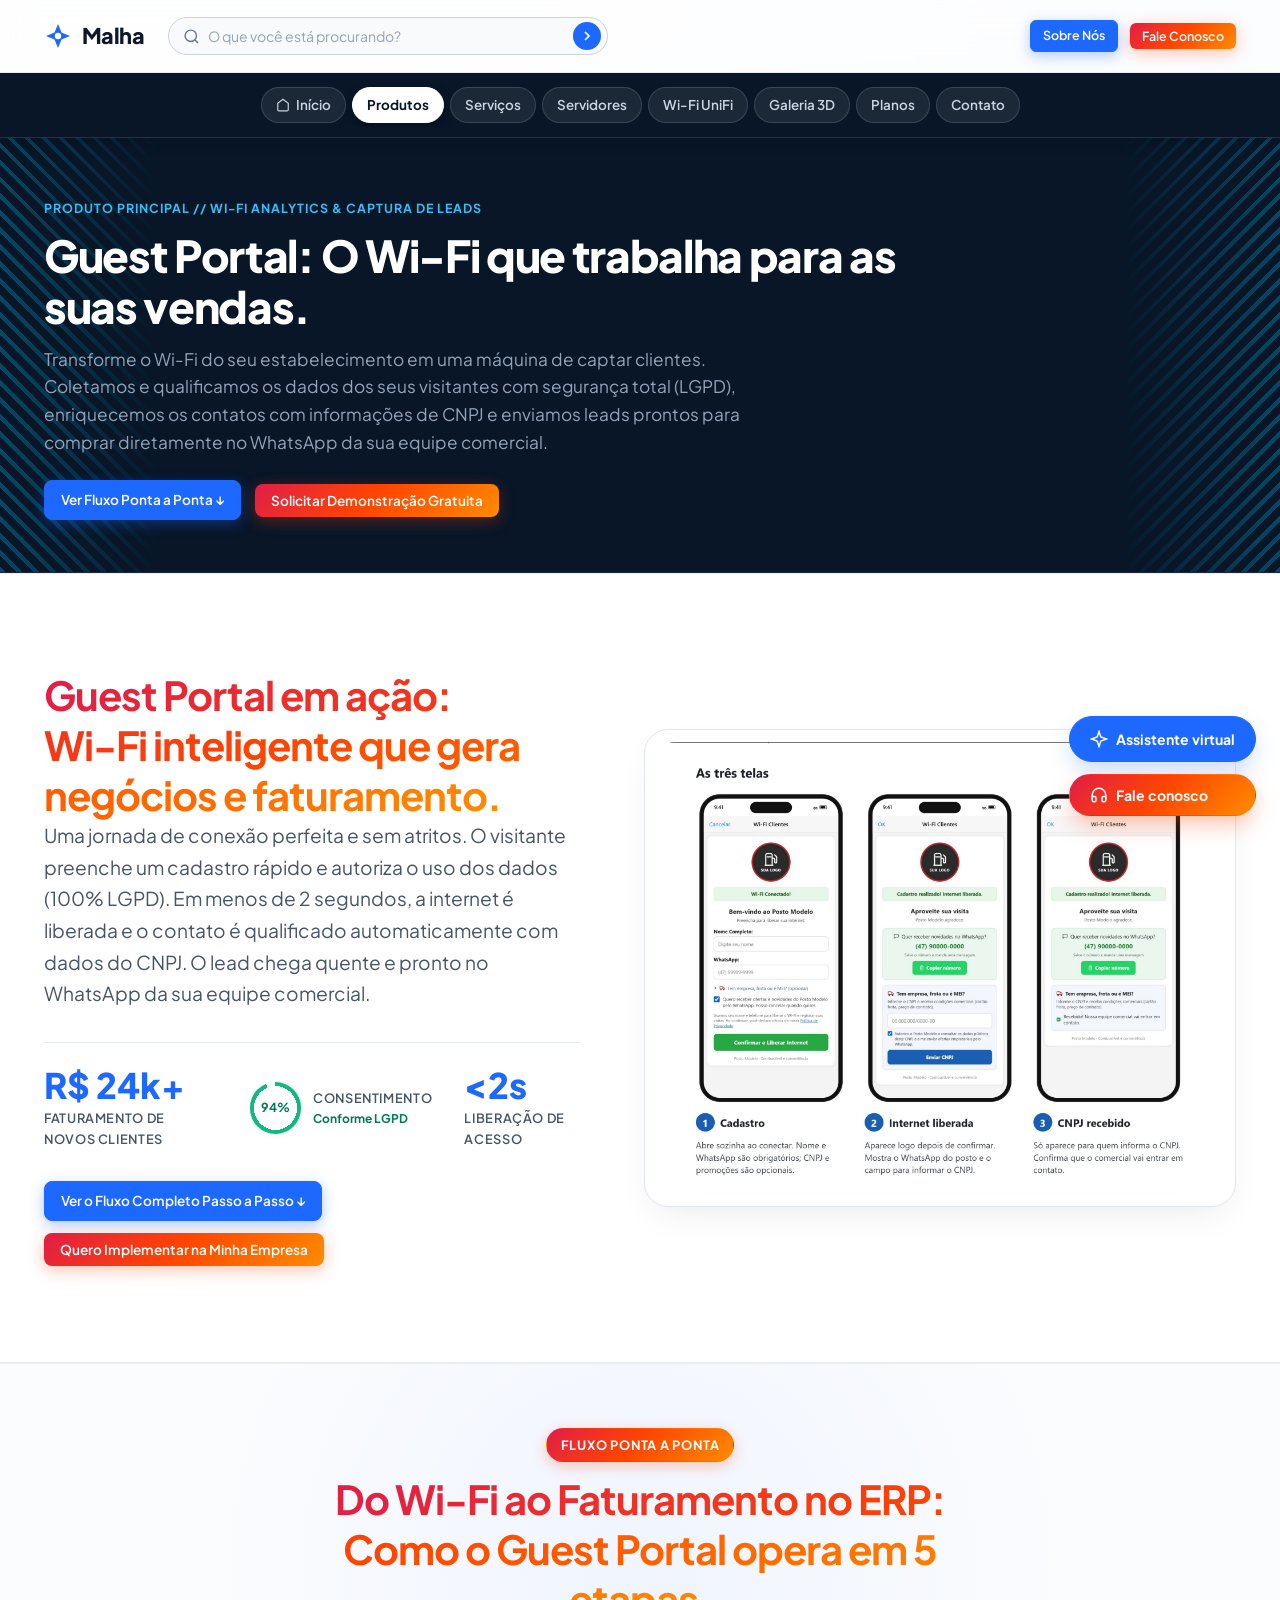
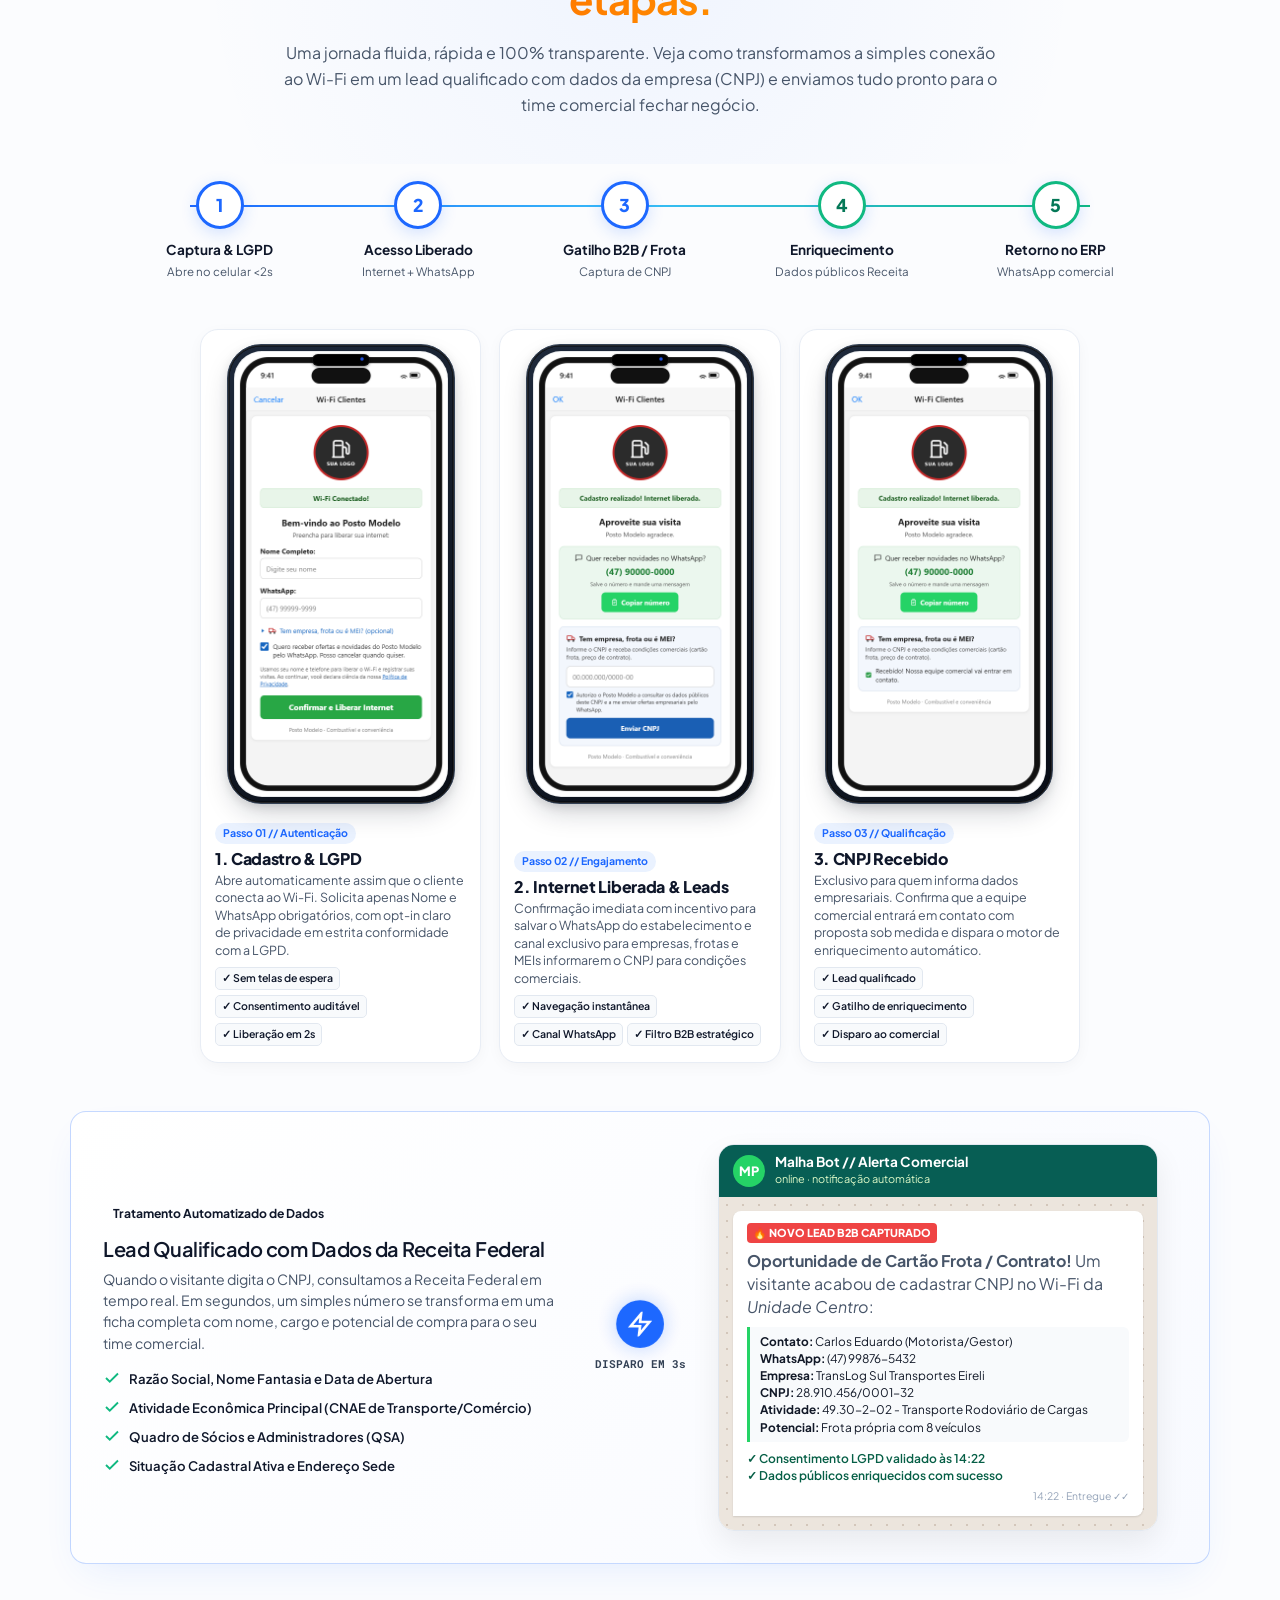
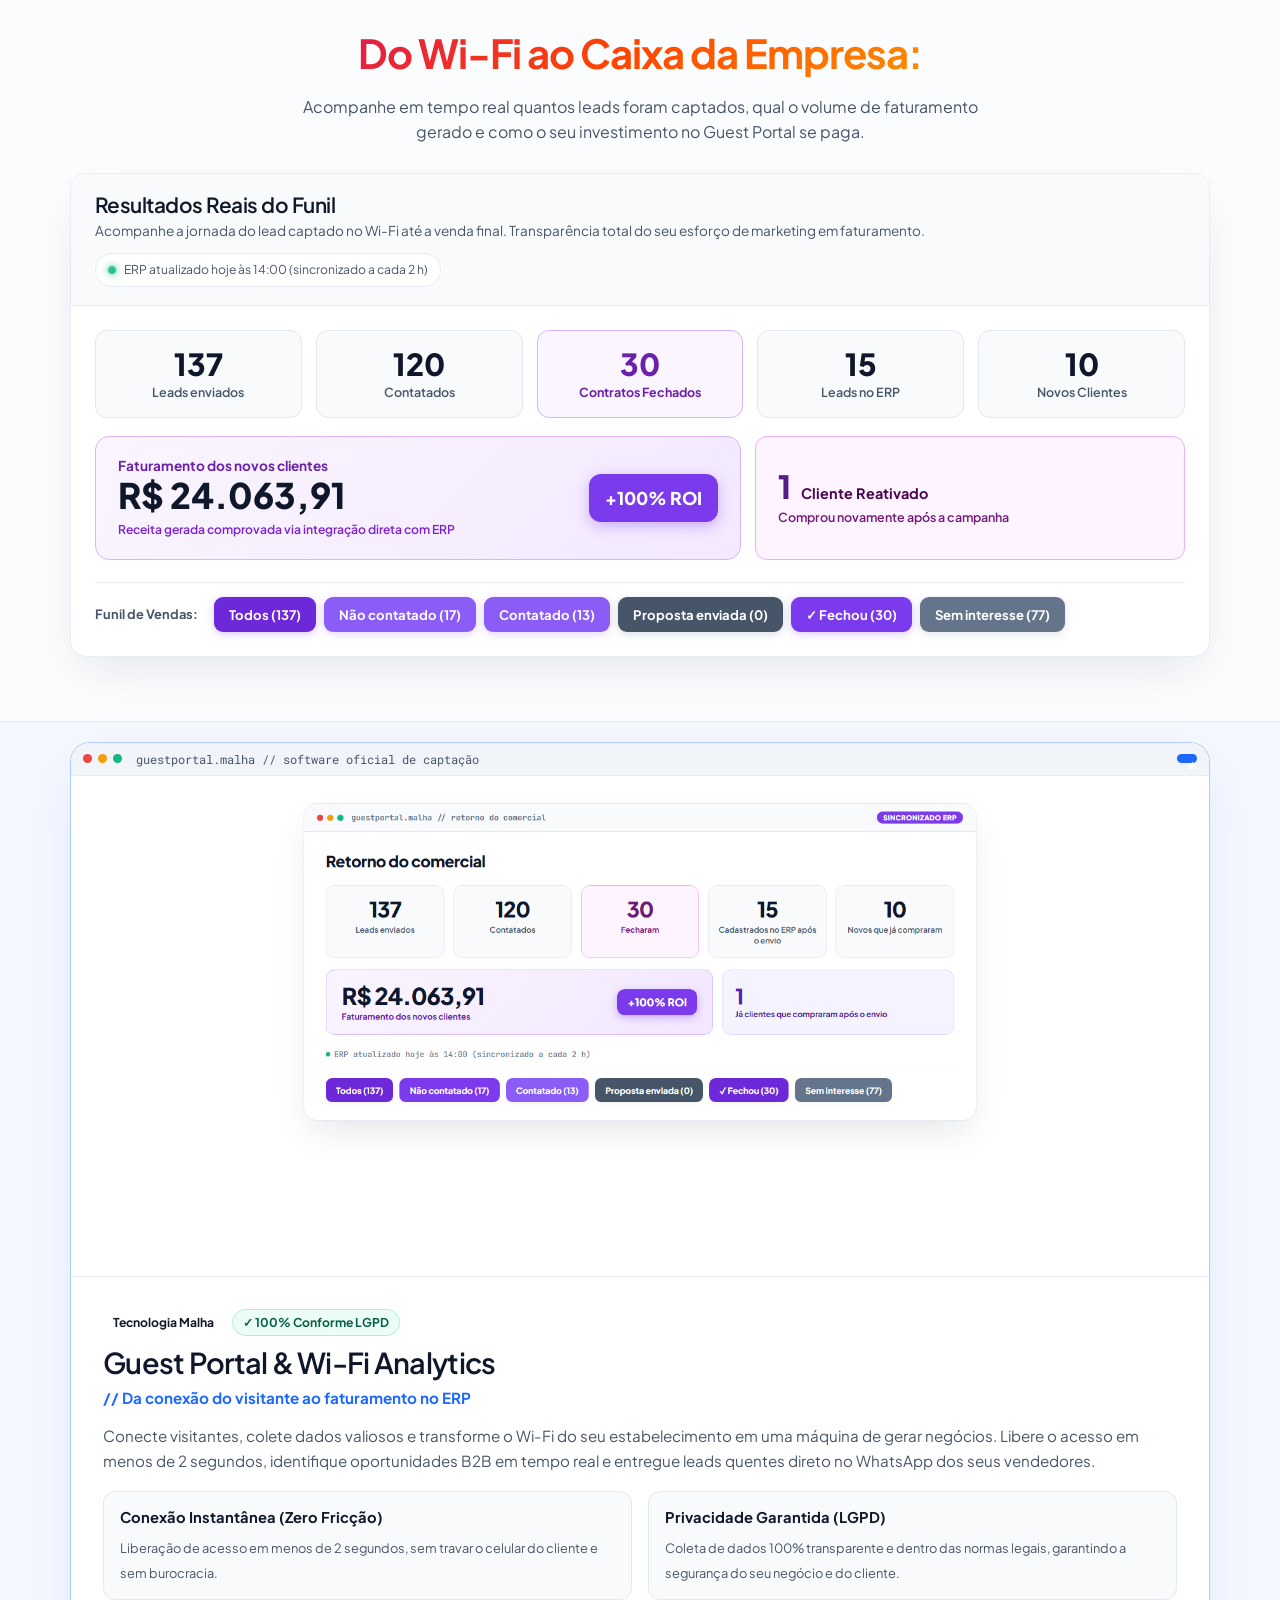
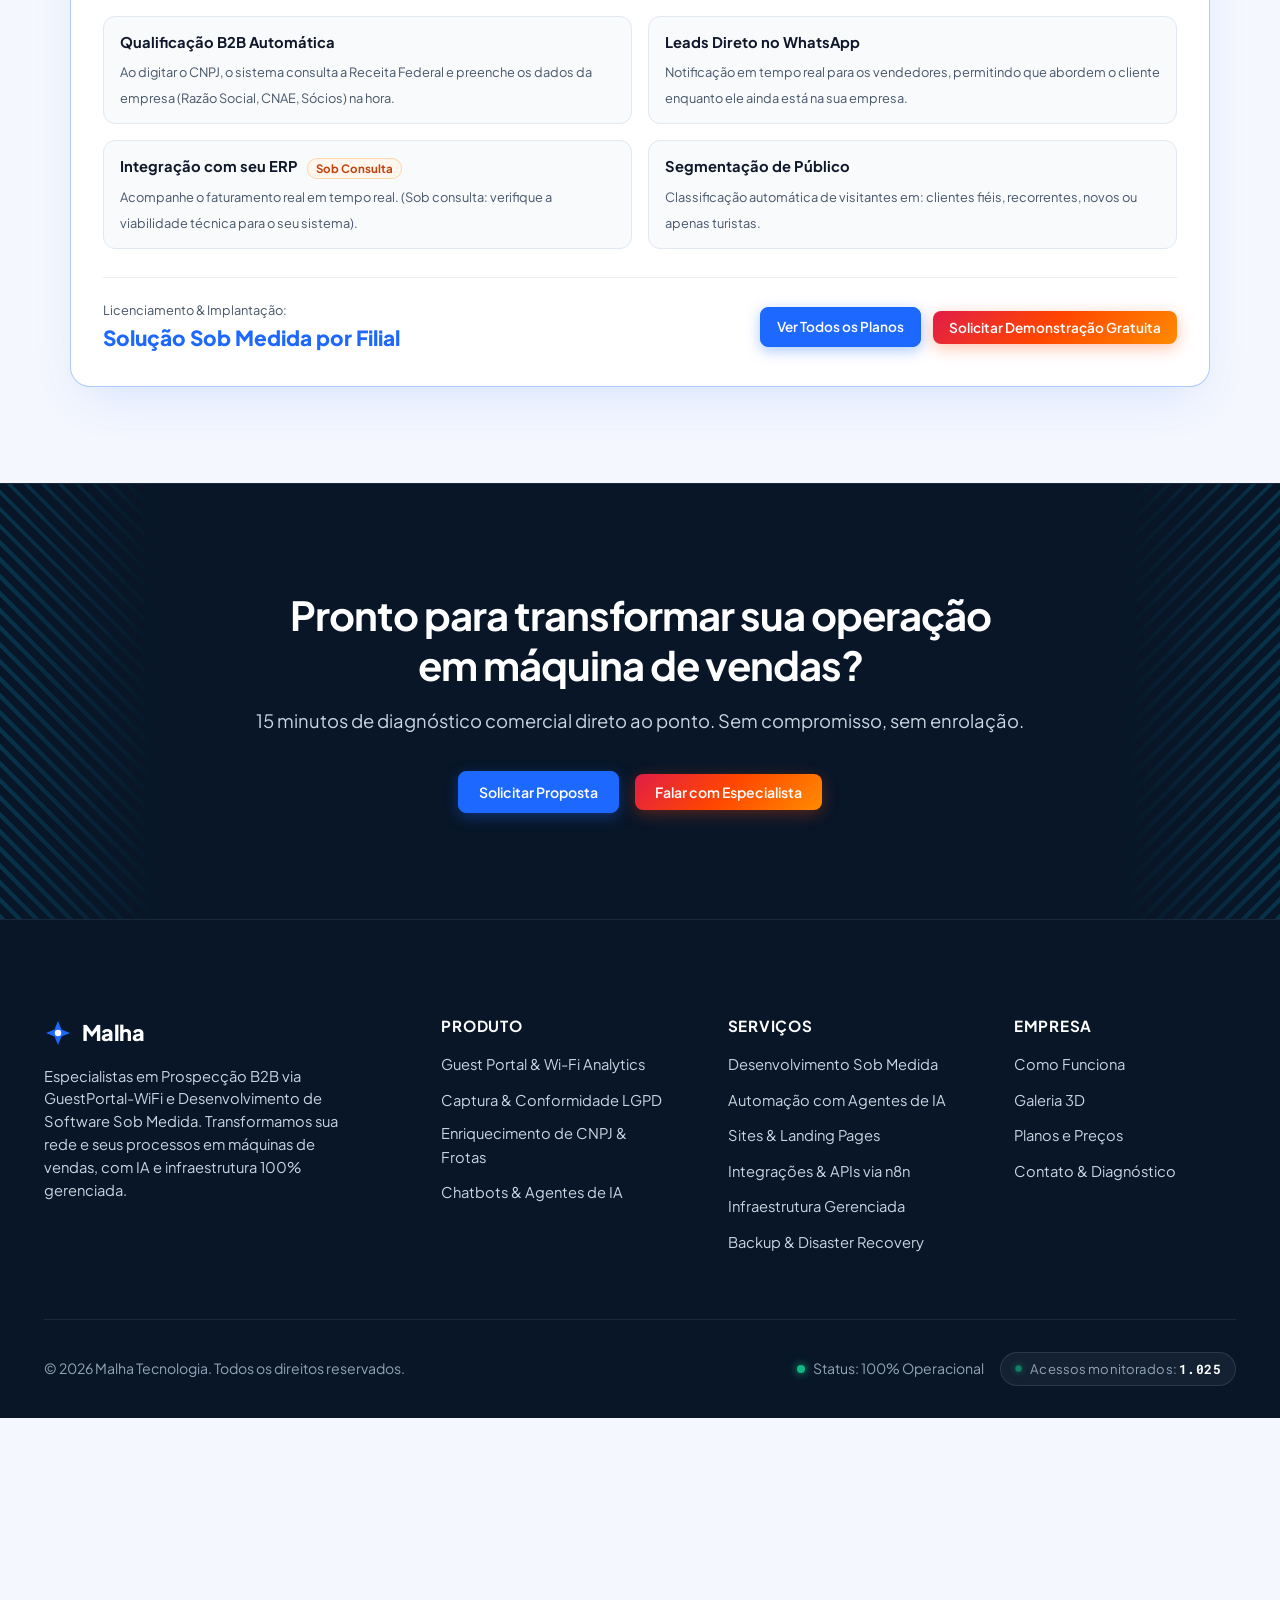
<file: guestportal.html>
<!DOCTYPE html>
<html lang="pt-BR">
<head>
  <meta charset="UTF-8">
  <meta name="viewport" content="width=device-width, initial-scale=1.0">
  <meta http-equiv="refresh" content="0; url=produtos.html">
  <title>Redirecionando para Guest Portal...</title>
  <!-- Favicon Oficial da Malha -->
  <link rel="icon" type="image/svg+xml" href="favicon.svg?v=28">
  <link rel="icon" type="image/png" sizes="32x32" href="favicon.png?v=28">
  <link rel="apple-touch-icon" sizes="180x180" href="favicon.png?v=28">
  <link rel="shortcut icon" href="favicon.ico?v=28">
</head>
<body>
  <p>Redirecionando para <a href="produtos.html">produtos.html</a>...</p>
</body>
</html>
</file>
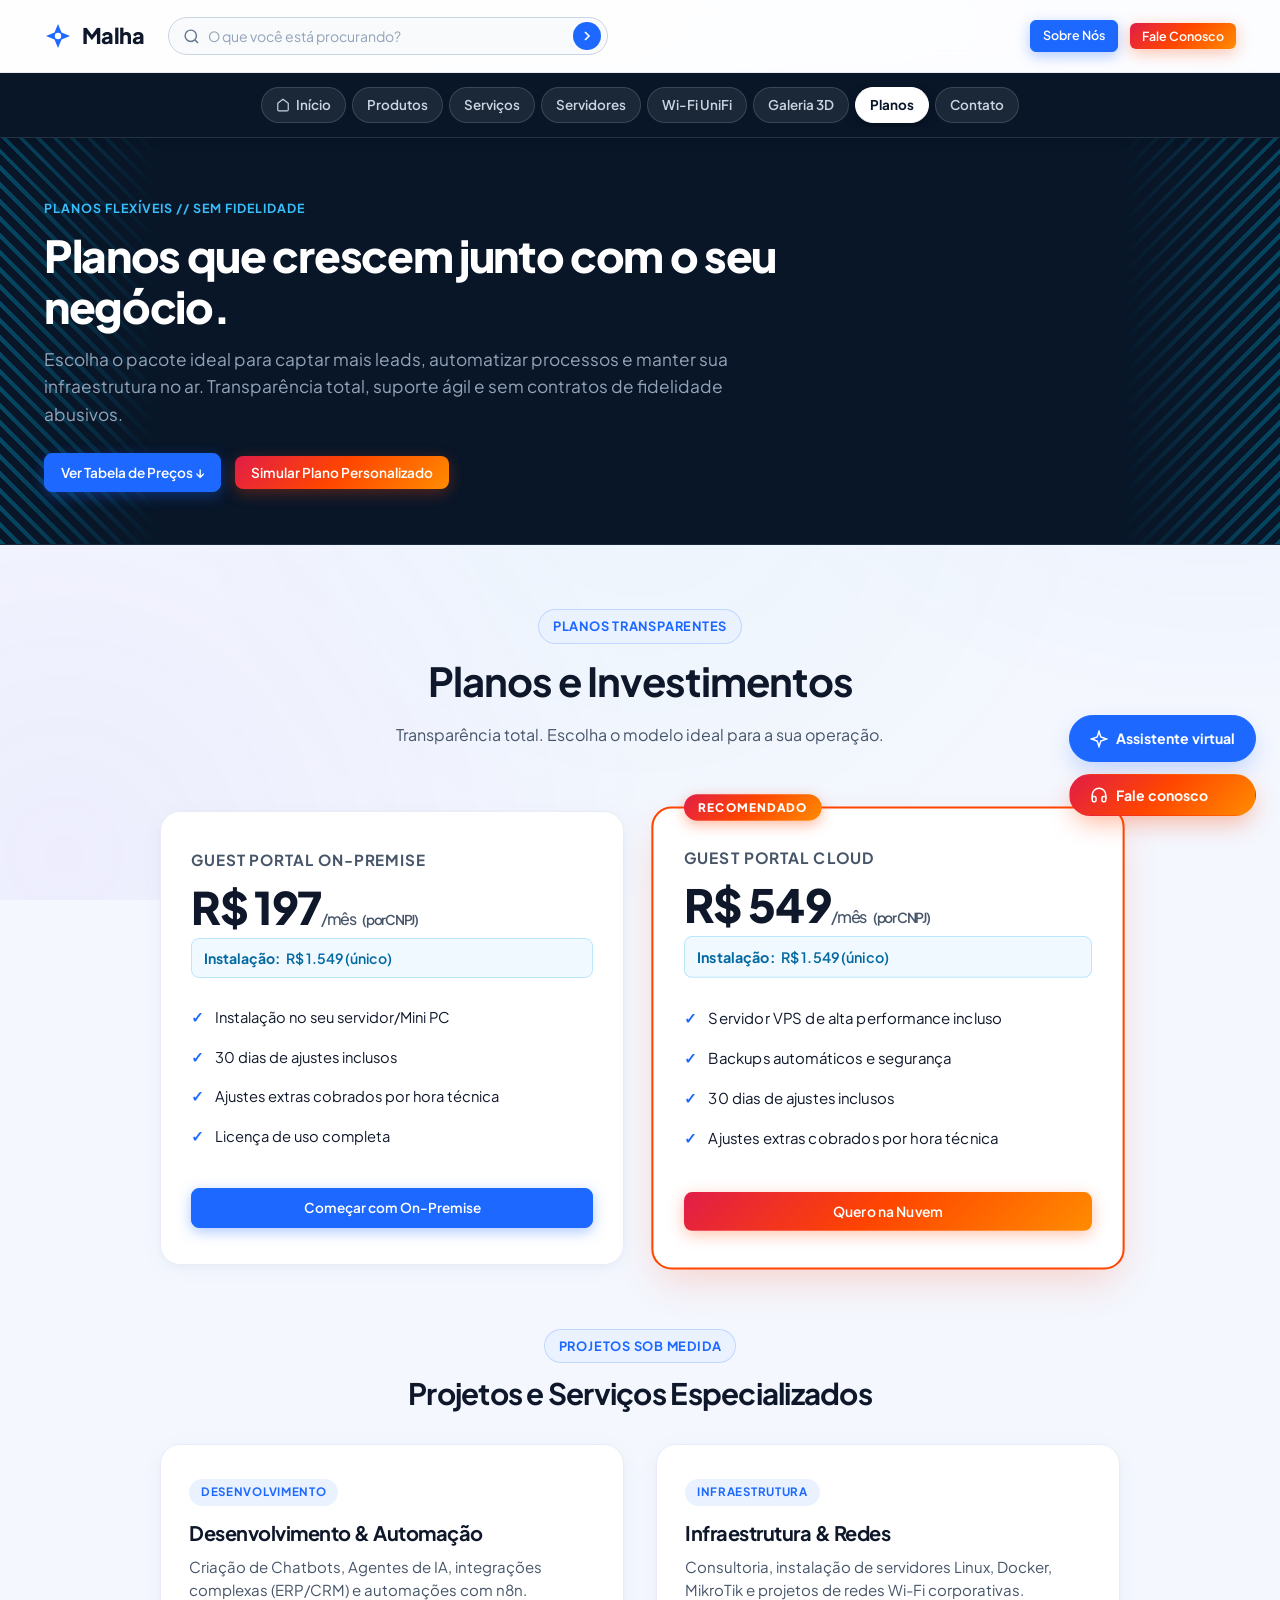
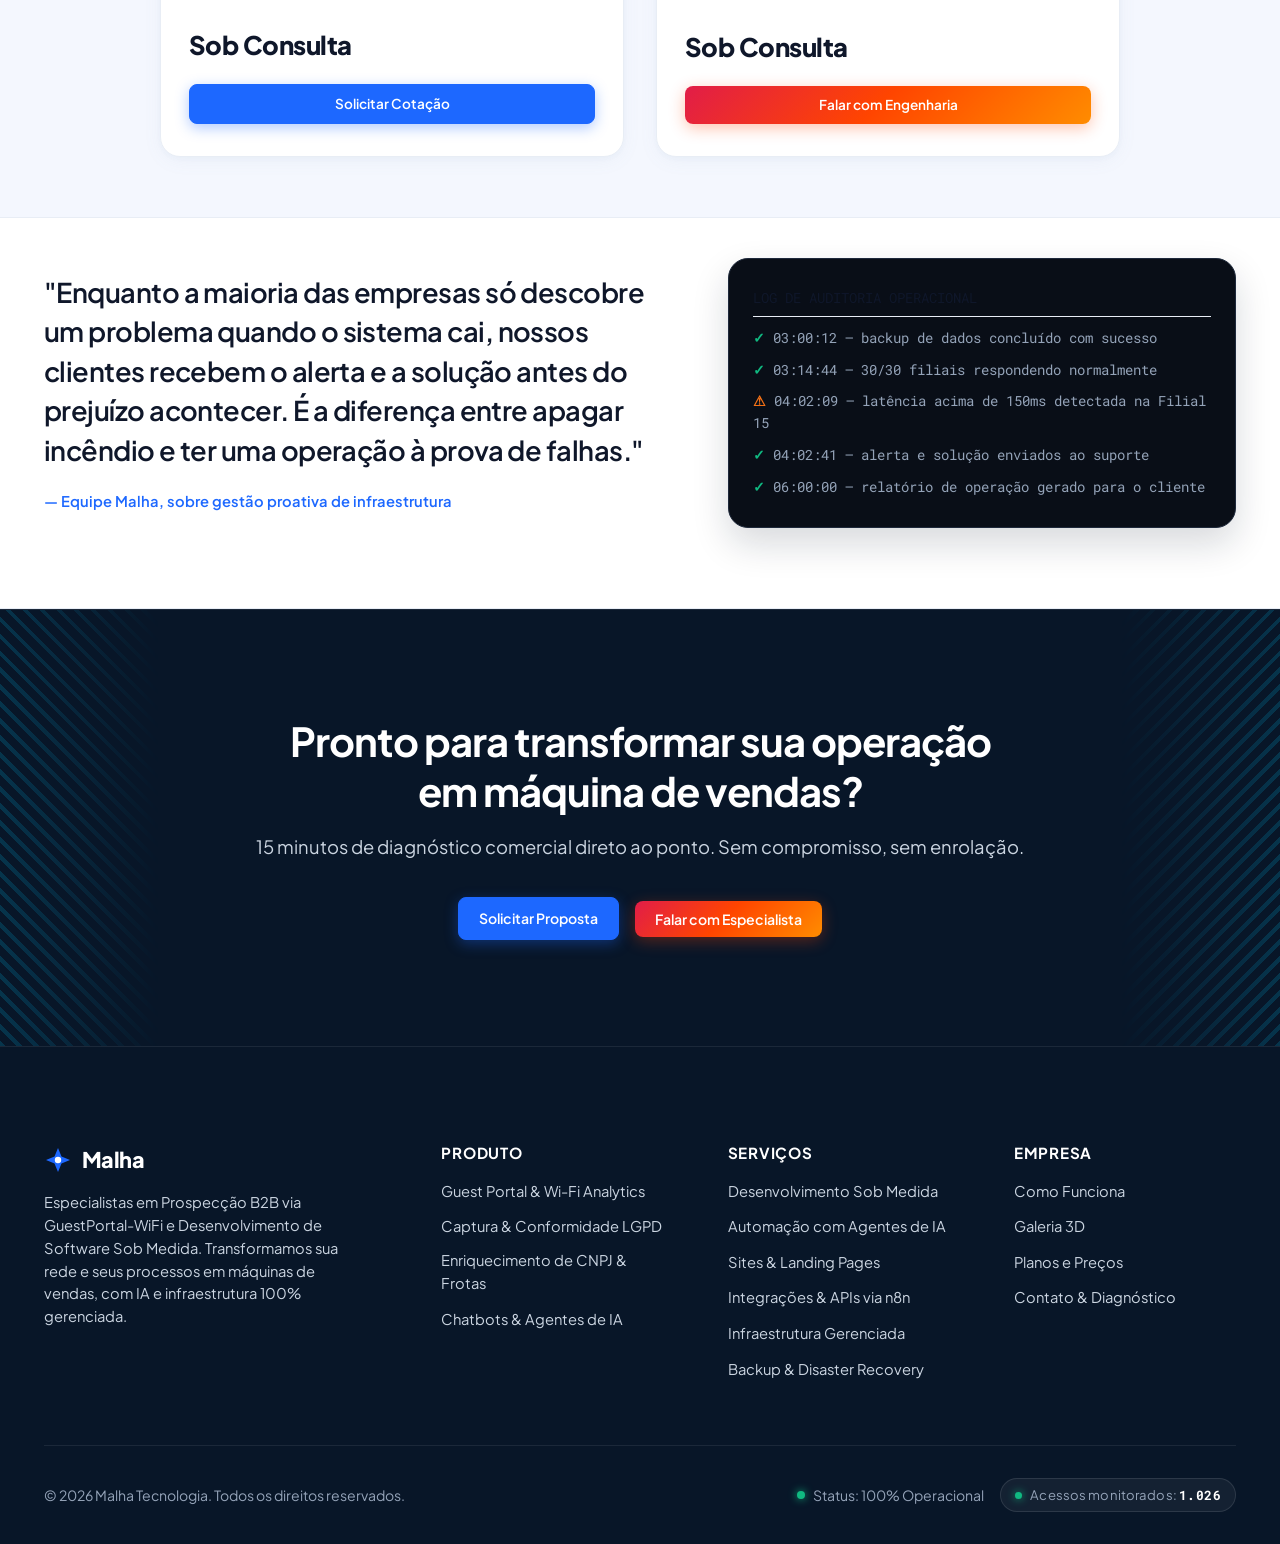
<file: planos.html>
<!DOCTYPE html>
<html lang="pt-BR">
<head>
  <meta charset="UTF-8">
  <meta name="viewport" content="width=device-width, initial-scale=1.0">
  <meta name="description" content="Planos e Preços Malha — Licenciamento transparente por filial para Guest Portal, monitoramento de redes MikroTik e suporte técnico especializado sem amarras.">
  <title>Planos & Preços — Malha Tecnologia</title>

  <!-- Pré-conexão de Fontes do Google -->
  <link rel="preconnect" href="https://fonts.googleapis.com">
  <link rel="preconnect" href="https://fonts.gstatic.com" crossorigin>
  <link href="https://fonts.googleapis.com/css2?family=Plus+Jakarta+Sans:wght@400;500;600;700;800&family=Roboto+Mono:wght@400;500;600&display=swap" rel="stylesheet">

  <!-- Folha de Estilos Modular -->
  <link rel="stylesheet" href="css/main.css?v=28">
  <!-- Favicon Oficial da Malha -->
  <link rel="icon" type="image/svg+xml" href="favicon.svg?v=28">
  <link rel="icon" type="image/png" sizes="32x32" href="favicon.png?v=28">
  <link rel="apple-touch-icon" sizes="180x180" href="favicon.png?v=28">
  <link rel="shortcut icon" href="favicon.ico?v=28">
</head>
<body>

  <!-- =========================================================================
       1. CABEÇALHO & NAVEGAÇÃO SUPERIOR
       ========================================================================= -->
  <header class="site-header">
    <div class="container site-nav">
      <div class="header-lado-esquerdo">
        <!-- Logotipo -->
        <a href="index.html" class="site-logo" aria-label="Malha - Página Inicial">
          <svg viewBox="0 0 28 28" fill="none" xmlns="http://www.w3.org/2000/svg">
            <path d="M14 2L17.5 10.5L26 14L17.5 17.5L14 26L10.5 17.5L2 14L10.5 10.5L14 2Z" fill="#1d68ff" />
            <circle cx="14" cy="14" r="3.2" fill="#ffffff" />
          </svg>
          <span>Malha</span>
        </a>

        <!-- Caixa de Pesquisa no Cabeçalho (Estilo Dell) -->
        <div class="header-busca-box">
          <svg class="header-busca-icone" viewBox="0 0 24 24" fill="none" stroke="currentColor" stroke-width="2">
            <circle cx="11" cy="11" r="8"></circle>
            <line x1="21" y1="21" x2="16.65" y2="16.65"></line>
          </svg>
          <input 
            type="text" 
            class="header-busca-input" 
            placeholder="O que você está procurando?" 
            aria-label="Buscar produtos, serviços e soluções da Malha"
          >
          <button type="button" class="header-busca-btn" aria-label="Pesquisar">
            <svg width="16" height="16" viewBox="0 0 24 24" fill="none" stroke="currentColor" stroke-width="2.5">
              <polyline points="9 18 15 12 9 6"></polyline>
            </svg>
          </button>
          <div class="header-busca-dropdown" style="display: none;"></div>
        </div>
      </div>

      <!-- Ações do Cabeçalho: Sobre Nós e Fale Conosco -->
      <div class="nav-acoes">
        <a href="sobre.html" class="btn btn-primary btn-sm header-btn-sobre">Sobre Nós</a>
        <button type="button" class="btn btn-primary btn-solar btn-sm btn-abrir-modal-diagnostico">Fale Conosco</button>
        <button class="botao-menu-mobile" aria-label="Abrir menu de navegação" aria-expanded="false">
          <svg class="icone-hamburguer" viewBox="0 0 24 24" fill="none" stroke="currentColor" stroke-width="2">
            <line x1="3" y1="6" x2="21" y2="6" stroke-linecap="round"></line>
            <line x1="3" y1="12" x2="21" y2="12" stroke-linecap="round"></line>
            <line x1="3" y1="18" x2="21" y2="18" stroke-linecap="round"></line>
          </svg>
        </button>
      </div>
    </div>
  </header>

  <!-- Gaveta do Menu Mobile -->
  <div class="menu-mobile-backdrop"></div>
  <aside class="menu-mobile-gaveta" aria-label="Menu móvel">
        <div style="display: flex; justify-content: space-between; align-items: center; padding: 4px 0 16px; border-bottom: 1px solid rgba(255, 255, 255, 0.08); margin-bottom: 16px;">
      <span style="font-size: 0.95rem; font-weight: 700; color: #ffffff;">Menu de Navegação</span>
      <button type="button" class="menu-mobile-fechar-btn" style="background: none; border: none; color: #ffffff; font-size: 1.4rem; cursor: pointer; padding: 4px 8px; line-height: 1;" aria-label="Fechar menu">✕</button>
    </div>
<ul class="menu-mobile-links">
      <li><a href="index.html">Início <span>→</span></a></li>
      <li><a href="produtos.html">Produtos & Guest Portal <span>→</span></a></li>
      <li><a href="servicos.html">Serviços de TI <span>→</span></a></li>
      <li><a href="servidores.html">Servidores Linux <span>→</span></a></li>
      <li><a href="wifi.html">Wi-Fi UniFi <span>→</span></a></li>
      <li><a href="galeria.html">Galeria 3D <span>→</span></a></li>
      <li><a href="planos.html" style="color:var(--cor-primaria); font-weight:700;">Planos <span>→</span></a></li>
      <li><a href="contato.html">Contato <span>→</span></a></li>
    </ul>
    <div>
      <button type="button" class="btn btn-primary btn-solar btn-abrir-modal-diagnostico" style="width: 100%;">Falar com a Malha</button>
      <p style="font-size: 0.8rem; text-align: center; margin-top: 16px; color: var(--cor-texto-mutado);">© 2026 Malha Tecnologia</p>
    </div>
  </aside>

  <!-- =========================================================================
       FAIXA SUPERIOR AZUL ESCURO ESTILO DELL COM GUIAS / PILLS DE NAVEGAÇÃO
       ========================================================================= -->
  <div class="nav-faixa-superior" aria-label="Navegação por categorias e soluções">
    <div class="container">
      <ul class="nav-faixa-pills">
        <li><a href="index.html" class="nav-pill"><svg width="14" height="14" viewBox="0 0 24 24" fill="none" stroke="currentColor" stroke-width="2"><path d="M3 9l9-7 9 7v11a2 2 0 01-2 2H5a2 2 0 01-2-2z"/></svg> Início</a></li>
        <li><a href="produtos.html" class="nav-pill">Produtos</a></li>
        <li><a href="servicos.html" class="nav-pill">Serviços</a></li>
        <li><a href="servidores.html" class="nav-pill">Servidores</a></li>
        <li><a href="wifi.html" class="nav-pill">Wi-Fi UniFi</a></li>
        <li><a href="galeria.html" class="nav-pill">Galeria 3D</a></li>
        <li><a href="planos.html" class="nav-pill active">Planos</a></li>
        <li><a href="contato.html" class="nav-pill">Contato</a></li>
      </ul>
    </div>
  </div>

  <main>
    <!-- =========================================================================
         BANNER HERO DE CATEGORIA ESTILO DELL (DARK NAVY)
         ========================================================================= -->
    <section class="secao-banner-dell">
      <div class="container">
        <div class="banner-dell-conteudo">
          <span class="banner-dell-tag">PLANOS FLEXÍVEIS // SEM FIDELIDADE</span>
          <h1 class="banner-dell-titulo">Planos que crescem junto com o seu negócio.</h1>
          <p class="banner-dell-subtitulo">
            Escolha o pacote ideal para captar mais leads, automatizar processos e manter sua infraestrutura no ar. Transparência total, suporte ágil e sem contratos de fidelidade abusivos.
          </p>
          <div class="banner-dell-acoes">
            <a href="#tabela-planos" class="btn btn-primary">Ver Tabela de Preços ↓</a>
            <button type="button" class="btn btn-primary btn-solar btn-abrir-modal-diagnostico">Simular Plano Personalizado</button>
          </div>
        </div>
      </div>
    </section>

    <!-- =========================================================================
         GRADE DE PLANOS & PREÇOS
         ========================================================================= -->
    <section id="tabela-planos" style="padding: 64px 0 60px;">
      <div class="container">
        <!-- 1. CABEÇALHO DA SEÇÃO -->
        <div class="secao-topo centralizado">
          <span class="secao-tag">Planos Transparentes</span>
          <h2>Planos e Investimentos</h2>
          <p>Transparência total. Escolha o modelo ideal para a sua operação.</p>
        </div>

        <!-- 2. BLOCO 1 - LICENCIAMENTO GUEST PORTAL (2 Cards Lado a Lado) -->
        <div class="pricing-grid-2col">
          <!-- Card 1: On-Premise (Botão Azul) -->
          <div class="price-card">
            <div class="plan-name">Guest Portal On-Premise</div>
            <div class="plan-price">R$ 197<span style="font-size: 1rem; font-weight: 500;">/mês</span> <span style="display: inline-block; font-size: 0.85rem; font-weight: 600; color: var(--cor-texto-secundario);">(por CNPJ)</span></div>
            <div class="plan-setup"><strong>Instalação:</strong> R$ 1.549 (único)</div>
            <ul>
              <li>Instalação no seu servidor/Mini PC</li>
              <li>30 dias de ajustes inclusos</li>
              <li>Ajustes extras cobrados por hora técnica</li>
              <li>Licença de uso completa</li>
            </ul>
            <a href="contato.html" class="btn btn-primary">Começar com On-Premise</a>
          </div>

          <!-- Card 2: Nuvem (Destacar como "Recomendado" - Botão Laranja) -->
          <div class="price-card featured recomendado">
            <div class="plan-name">Guest Portal Cloud</div>
            <div class="plan-price">R$ 549<span style="font-size: 1rem; font-weight: 500;">/mês</span> <span style="display: inline-block; font-size: 0.85rem; font-weight: 600; color: var(--cor-texto-secundario);">(por CNPJ)</span></div>
            <div class="plan-setup"><strong>Instalação:</strong> R$ 1.549 (único)</div>
            <ul>
              <li>Servidor VPS de alta performance incluso</li>
              <li>Backups automáticos e segurança</li>
              <li>30 dias de ajustes inclusos</li>
              <li>Ajustes extras cobrados por hora técnica</li>
            </ul>
            <a href="contato.html" class="btn btn-primary btn-solar">Quero na Nuvem</a>
          </div>
        </div>

        <!-- 3. BLOCO 2 - SERVIÇOS ESPECIALIZADOS (2 cards menores) -->
        <div class="secao-servicos-planos" style="margin-top: 64px;">
          <div class="secao-topo centralizado" style="margin-bottom: 32px;">
            <span class="secao-tag">Projetos Sob Medida</span>
            <h3 style="font-size: clamp(1.4rem, 2.5vw, 1.85rem); font-weight: 700;">Projetos e Serviços Especializados</h3>
          </div>

          <div class="servicos-especializados-grid">
            <!-- Card 3: Desenvolvimento (Botão Azul) -->
            <div class="servico-plano-card">
              <div class="servico-topo">
                <span class="servico-badge">Desenvolvimento</span>
                <h4>Desenvolvimento & Automação</h4>
                <p>Criação de Chatbots, Agentes de IA, integrações complexas (ERP/CRM) e automações com n8n.</p>
              </div>
              <div class="servico-rodape">
                <div class="servico-preco">Sob Consulta</div>
                <a href="contato.html" class="btn btn-primary">Solicitar Cotação</a>
              </div>
            </div>

            <!-- Card 4: Infraestrutura (Botão Laranja) -->
            <div class="servico-plano-card">
              <div class="servico-topo">
                <span class="servico-badge">Infraestrutura</span>
                <h4>Infraestrutura & Redes</h4>
                <p>Consultoria, instalação de servidores Linux, Docker, MikroTik e projetos de redes Wi-Fi corporativas.</p>
              </div>
              <div class="servico-rodape">
                <div class="servico-preco">Sob Consulta</div>
                <a href="contato.html" class="btn btn-primary btn-solar">Falar com Engenharia</a>
              </div>
            </div>
          </div>
        </div>
      </div>
    </section>

    <!-- =========================================================================
         DEPOIMENTO & PROVA DE OPERAÇÃO REAL
         ========================================================================= -->
    <section class="trust-section" style="padding: 40px 0 80px;">
      <div class="container trust-grid">
        <div>
          <blockquote>
            "Enquanto a maioria das empresas só descobre um problema quando o sistema cai, nossos clientes recebem o alerta e a solução antes do prejuízo acontecer. É a diferença entre apagar incêndio e ter uma operação à prova de falhas."
          </blockquote>
          <div class="cite">— Equipe Malha, sobre gestão proativa de infraestrutura</div>
        </div>

        <div class="terminal-log">
          <div class="line mono" style="color:var(--cor-texto-principal); border-bottom:1px solid var(--cor-borda); padding-bottom:6px; margin-bottom:6px;">LOG DE AUDITORIA OPERACIONAL</div>
          <div class="line"><span class="ok">✓</span> 03:00:12 — backup de dados concluído com sucesso</div>
          <div class="line"><span class="ok">✓</span> 03:14:44 — 30/30 filiais respondendo normalmente</div>
          <div class="line"><span class="warn">⚠</span> 04:02:09 — latência acima de 150ms detectada na Filial 15</div>
          <div class="line"><span class="ok">✓</span> 04:02:41 — alerta e solução enviados ao suporte</div>
          <div class="line"><span class="ok">✓</span> 06:00:00 — relatório de operação gerado para o cliente</div>
        </div>
      </div>
    </section>

        <!-- =========================================================================
         CHAMADA FINAL PARA DIAGNÓSTICO (DARK NAVY THEME)
         ========================================================================= -->
    <section class="final-cta" id="contato" style="background-color: #081628 !important; color: #ffffff !important; border-top: 1px solid rgba(255, 255, 255, 0.08) !important;">
      <div class="container">
        <h2 style="color: #ffffff !important;">Pronto para transformar sua operação em máquina de vendas?</h2>
        <p style="color: #cbd5e1 !important;">15 minutos de diagnóstico comercial direto ao ponto. Sem compromisso, sem enrolação.</p>
        <div class="final-ctas" style="display: flex; justify-content: center; align-items: center; gap: 16px; flex-wrap: wrap;">
          <a href="mailto:contato@malha.dev.br" class="btn btn-primary btn-lg">
            Solicitar Proposta
          </a>
          <button type="button" class="btn btn-primary btn-solar btn-lg btn-abrir-modal-diagnostico">
            Falar com Especialista
          </button>
        </div>
      </div>
    </section>
  </main>

  <!-- =========================================================================
       BOTÕES FLUTUANTES DE AÇÃO RÁPIDA (DELL STYLE)
       ========================================================================= -->
  <aside class="botoes-flutuantes" aria-label="Ações rápidas flutuantes">
    <a href="index.html#assistente" class="btn-flutuante destaque-dell-ai">
      <svg width="18" height="18" viewBox="0 0 24 24" fill="none" stroke="currentColor" stroke-width="2">
        <path d="M12 2l2.4 7.2L22 12l-7.6 2.8L12 22l-2.4-7.2L2 12l7.6-2.8z"/>
      </svg>
      <span>Assistente virtual</span>
    </a>
    <button type="button" class="btn-flutuante destaque-dell-blue btn-abrir-modal-diagnostico" aria-label="Fale conosco">
      <svg width="18" height="18" viewBox="0 0 24 24" fill="none" stroke="currentColor" stroke-width="2">
        <path d="M3 18v-6a9 9 0 0118 0v6"/>
        <path d="M21 19a2 2 0 01-2 2h-1a2 2 0 01-2-2v-3a2 2 0 012-2h3zM3 19a2 2 0 002 2h1a2 2 0 002-2v-3a2 2 0 00-2-2H3z"/>
      </svg>
      <span>Fale conosco</span>
    </button>
  </aside>

    <!-- =========================================================================
       RODAPÉ DA PÁGINA (DARK NAVY THEME)
       ========================================================================= -->
  <footer class="site-footer" style="background-color: #081628 !important; color: #ffffff !important; border-top: 1px solid rgba(255, 255, 255, 0.08) !important;">
    <div class="container">
      <div class="footer-grid">
        <div class="footer-col">
          <div class="site-logo" style="margin-bottom: 14px;">
            <svg viewBox="0 0 28 28" fill="none" xmlns="http://www.w3.org/2000/svg">
              <path d="M14 2L17.5 10.5L26 14L17.5 17.5L14 26L10.5 17.5L2 14L10.5 10.5L14 2Z" fill="#1d68ff" />
              <circle cx="14" cy="14" r="3.2" fill="#ffffff" />
            </svg>
            <span style="color: #ffffff !important;">Malha</span>
          </div>
          <p style="font-size: 0.92rem; max-width: 320px; color: #cbd5e1 !important; line-height: 1.55;">
            Especialistas em Prospecção B2B via GuestPortal-WiFi e Desenvolvimento de Software Sob Medida. Transformamos sua rede e seus processos em máquinas de vendas, com IA e infraestrutura 100% gerenciada.
          </p>
        </div>

        <div class="footer-col">
          <h4 style="color: #ffffff !important;">Produto</h4>
          <ul>
            <li><a href="produtos.html" style="color: #cbd5e1;">Guest Portal & Wi-Fi Analytics</a></li>
            <li><a href="produtos.html#fluxo-guestportal" style="color: #cbd5e1;">Captura & Conformidade LGPD</a></li>
            <li><a href="produtos.html#fluxo-guestportal" style="color: #cbd5e1;">Enriquecimento de CNPJ & Frotas</a></li>
            <li><a href="servicos.html" style="color: #cbd5e1;">Chatbots & Agentes de IA</a></li>
          </ul>
        </div>

        <div class="footer-col">
          <h4 style="color: #ffffff !important;">Serviços</h4>
          <ul>
            <li><a href="servicos.html" style="color: #cbd5e1;">Desenvolvimento Sob Medida</a></li>
            <li><a href="servicos.html" style="color: #cbd5e1;">Automação com Agentes de IA</a></li>
            <li><a href="servicos.html" style="color: #cbd5e1;">Sites & Landing Pages</a></li>
            <li><a href="servicos.html" style="color: #cbd5e1;">Integrações & APIs via n8n</a></li>
            <li><a href="servidores.html" style="color: #cbd5e1;">Infraestrutura Gerenciada</a></li>
            <li><a href="servicos.html" style="color: #cbd5e1;">Backup & Disaster Recovery</a></li>
          </ul>
        </div>

        <div class="footer-col">
          <h4 style="color: #ffffff !important;">Empresa</h4>
          <ul>
            <li><a href="index.html#assistente" style="color: #cbd5e1;">Como Funciona</a></li>
            <li><a href="galeria.html" style="color: #cbd5e1;">Galeria 3D</a></li>
            <li><a href="planos.html" style="color: #cbd5e1;">Planos e Preços</a></li>
            <li><a href="contato.html" style="color: #cbd5e1;">Contato & Diagnóstico</a></li>
          </ul>
        </div>
      </div>

      <div class="footer-bottom" style="border-top: 1px solid rgba(255, 255, 255, 0.08) !important; color: #94a3b8 !important;">
        <span>© 2026 Malha Tecnologia. Todos os direitos reservados.</span>
        <div style="display: flex; align-items: center; gap: 16px; flex-wrap: wrap;">
          <span style="display: inline-flex; align-items: center; gap: 8px;">
          <span style="display: inline-block; width: 8px; height: 8px; border-radius: 50%; background-color: #10b981; box-shadow: 0 0 8px #10b981;"></span>
          Status: 100% Operacional
        </span>
        <div class="selo-contador-visitas" title="Contador de acessos monitorados em tempo real">
          <span class="ponto-ativo"></span>
          <span>Acessos monitorados: <strong class="contador-visitas-numero">1.000</strong></span>
        </div>
        </div>
      </div>
    </div>
  </footer>

  <!-- =========================================================================
       MODAL DE DIAGNÓSTICO TÉCNICO
       ========================================================================= -->
  <div class="modal-diagnostico-backdrop" id="modal-diagnostico" aria-hidden="true" role="dialog" aria-modal="true" aria-labelledby="modal-titulo">
    <div class="modal-diagnostico-conteudo">
      <button type="button" class="modal-btn-fechar" id="modal-fechar-btn" aria-label="Fechar janela de diagnóstico">✕</button>

      <div class="modal-cabecalho">
        <span class="modal-badge-topo">Avaliação Técnica Gratuita · 15 Minutos</span>
        <h3 id="modal-titulo" class="modal-titulo">Agendar Diagnóstico Técnico</h3>
        <p class="modal-subtitulo">
          Avaliação técnica direta ao ponto. Identificamos gargalos na sua rede e formatamos a proposta ideal para a sua infraestrutura.
        </p>
      </div>

      <div class="form-mensagem-erro" id="diagnostico-erro" role="alert"></div>

      <form id="form-diagnostico" action="https://formsubmit.co/contato@malha.dev.br" method="POST" target="iframe-envio-silencioso" novalidate>
        <input type="hidden" name="_subject" value="Novo Agendamento de Diagnostico Tecnico - Malha">
        <input type="hidden" name="_template" value="table">
        <input type="hidden" name="_captcha" value="false">

        <div class="form-grupo">
          <label for="diagnostico-nome" class="form-label">Seu Nome Completo *</label>
          <input type="text" id="diagnostico-nome" name="Nome" class="form-input" placeholder="Ex: Carlos Silva" required autocomplete="name">
        </div>

        <div class="form-dica-contato">
          <svg width="20" height="20" viewBox="0 0 24 24" fill="none" stroke="currentColor" stroke-width="2" style="flex-shrink:0;">
            <circle cx="12" cy="12" r="10"></circle>
            <line x1="12" y1="16" x2="12" y2="12"></line>
            <line x1="12" y1="8" x2="12.01" y2="8"></line>
          </svg>
          <span>Pelo menos <strong>um meio de contato</strong> (E-mail ou Telefone/WhatsApp) deve ser preenchido.</span>
        </div>

        <div class="form-grupo">
          <label for="diagnostico-email" class="form-label">E-mail <span class="opcional">(obrigatório se não preencher telefone)</span></label>
          <input type="email" id="diagnostico-email" name="Email" class="form-input" placeholder="exemplo@suaempresa.com.br" autocomplete="email">
        </div>

        <div class="form-grupo">
          <label for="diagnostico-telefone" class="form-label">Telefone / WhatsApp <span class="opcional">(obrigatório se não preencher e-mail)</span></label>
          <input type="tel" id="diagnostico-telefone" name="Telefone_WhatsApp" class="form-input" placeholder="(11) 99999-9999" autocomplete="tel">
        </div>

        <div class="form-grupo">
          <label for="diagnostico-mensagem" class="form-label">Informações Adicionais <span class="opcional">(opcional)</span></label>
          <textarea id="diagnostico-mensagem" name="Mensagem_Observacoes" class="form-textarea" rows="3" placeholder="Quantidade de filiais, tipo de plano desejado ou principal dúvida..."></textarea>
        </div>

        <button type="submit" class="btn btn-primary btn-solar btn-lg" style="width: 100%; margin-top: 8px;">
          Confirmar Agendamento de Diagnóstico
          <svg width="18" height="18" viewBox="0 0 24 24" fill="none" stroke="currentColor" stroke-width="2"><path d="M5 12h14M12 5l7 7-7 7"/></svg>
        </button>
      </form>

      <iframe name="iframe-envio-silencioso" id="iframe-envio-silencioso" style="display:none; width:0; height:0; border:none;"></iframe>

      <div class="form-mensagem-sucesso" id="diagnostico-sucesso">
        <div style="font-size: 2.5rem; margin-bottom: 8px; color: var(--cor-destaque-verde);">✓</div>
        <h4>Diagnóstico Solicitado com Sucesso!</h4>
        <p>Recebemos suas informações. Os dados foram salvos no registro e enviados para nossa equipe técnica em <strong>contato@malha.dev.br</strong>.</p>
        <div style="display: flex; flex-direction: column; gap: 10px; margin-top: 18px;">
          <a href="#" id="diagnostico-link-email-contingencia" class="btn btn-secondary" style="font-size: 0.88rem;">
            ✉️ Enviar cópia pelo meu aplicativo de E-mail
          </a>
          <button type="button" class="btn btn-primary" id="diagnostico-fechar-sucesso" style="width: 100%;">
            Concluir e Fechar
          </button>
        </div>
      </div>
    </div>
  </div>

  <!-- Scripts Interativos -->
  <script src="js/main.js?v=28"></script>
</body>
</html>
</file>
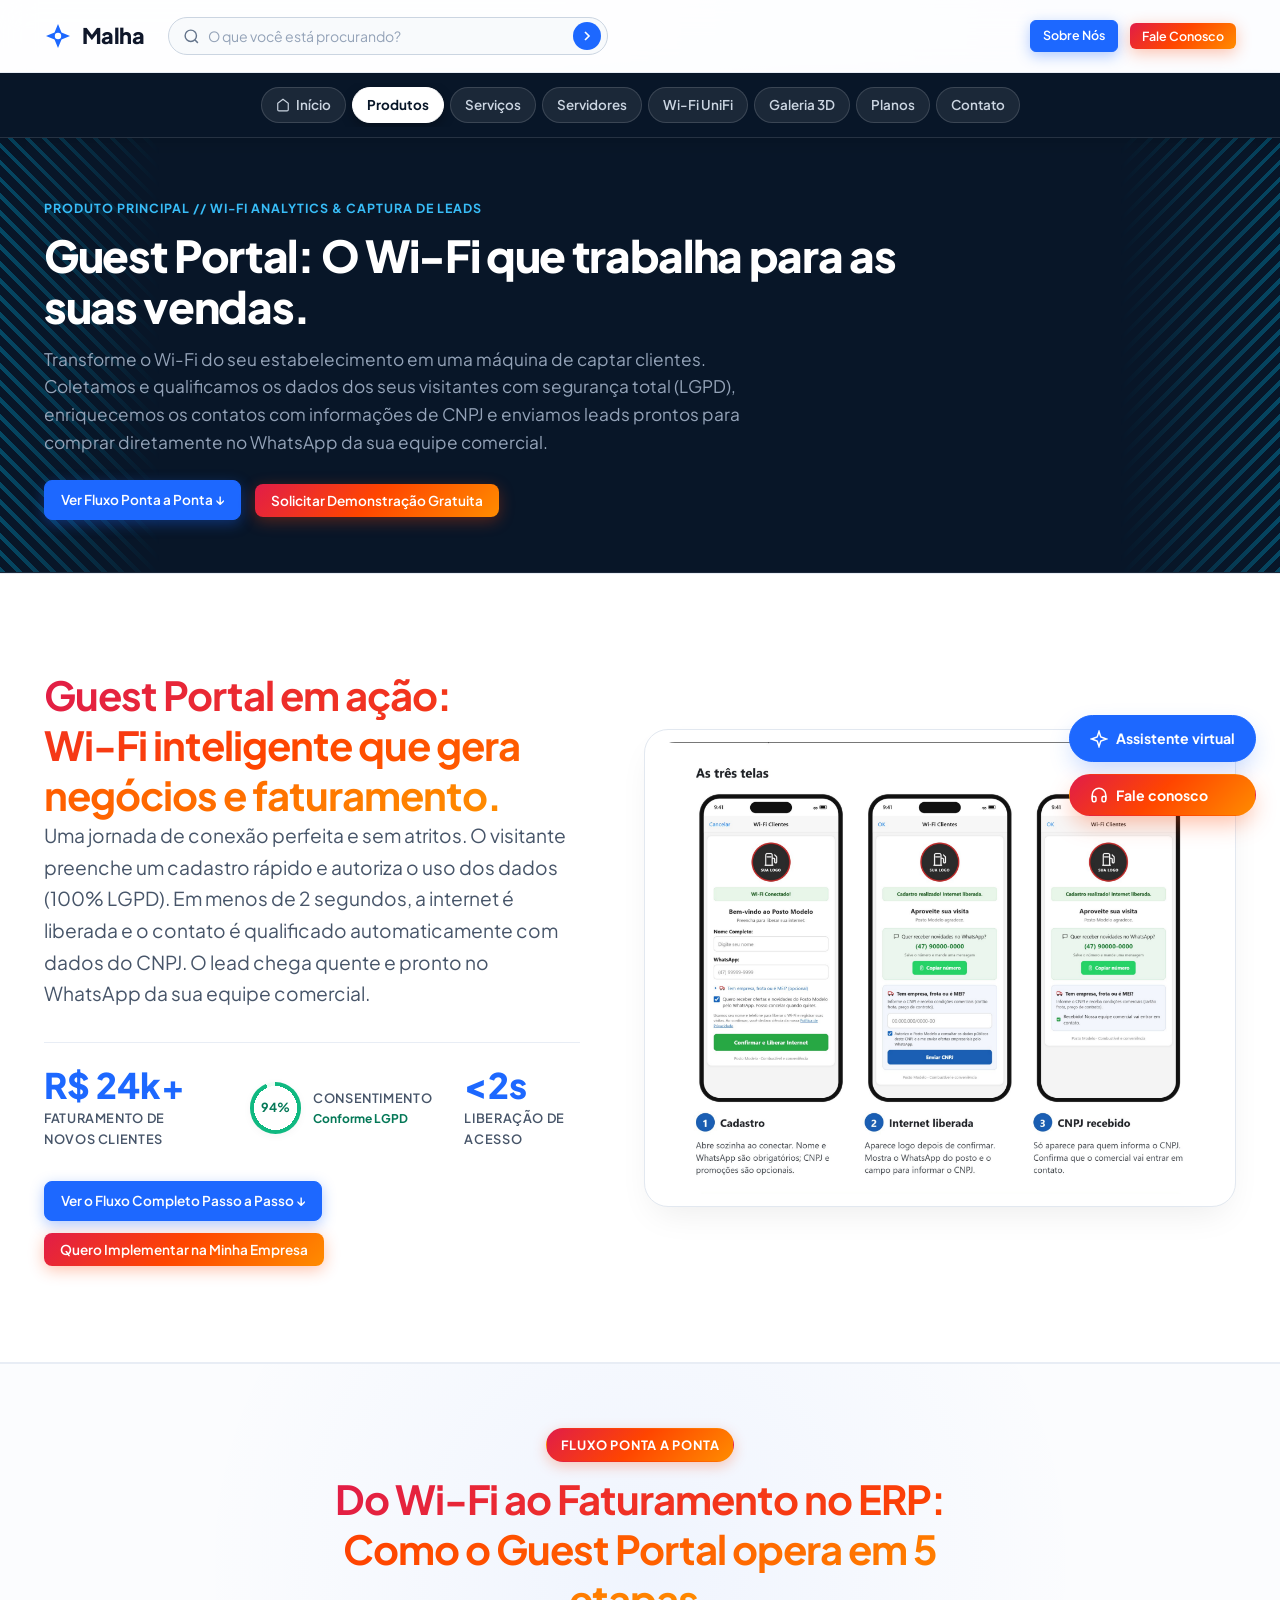
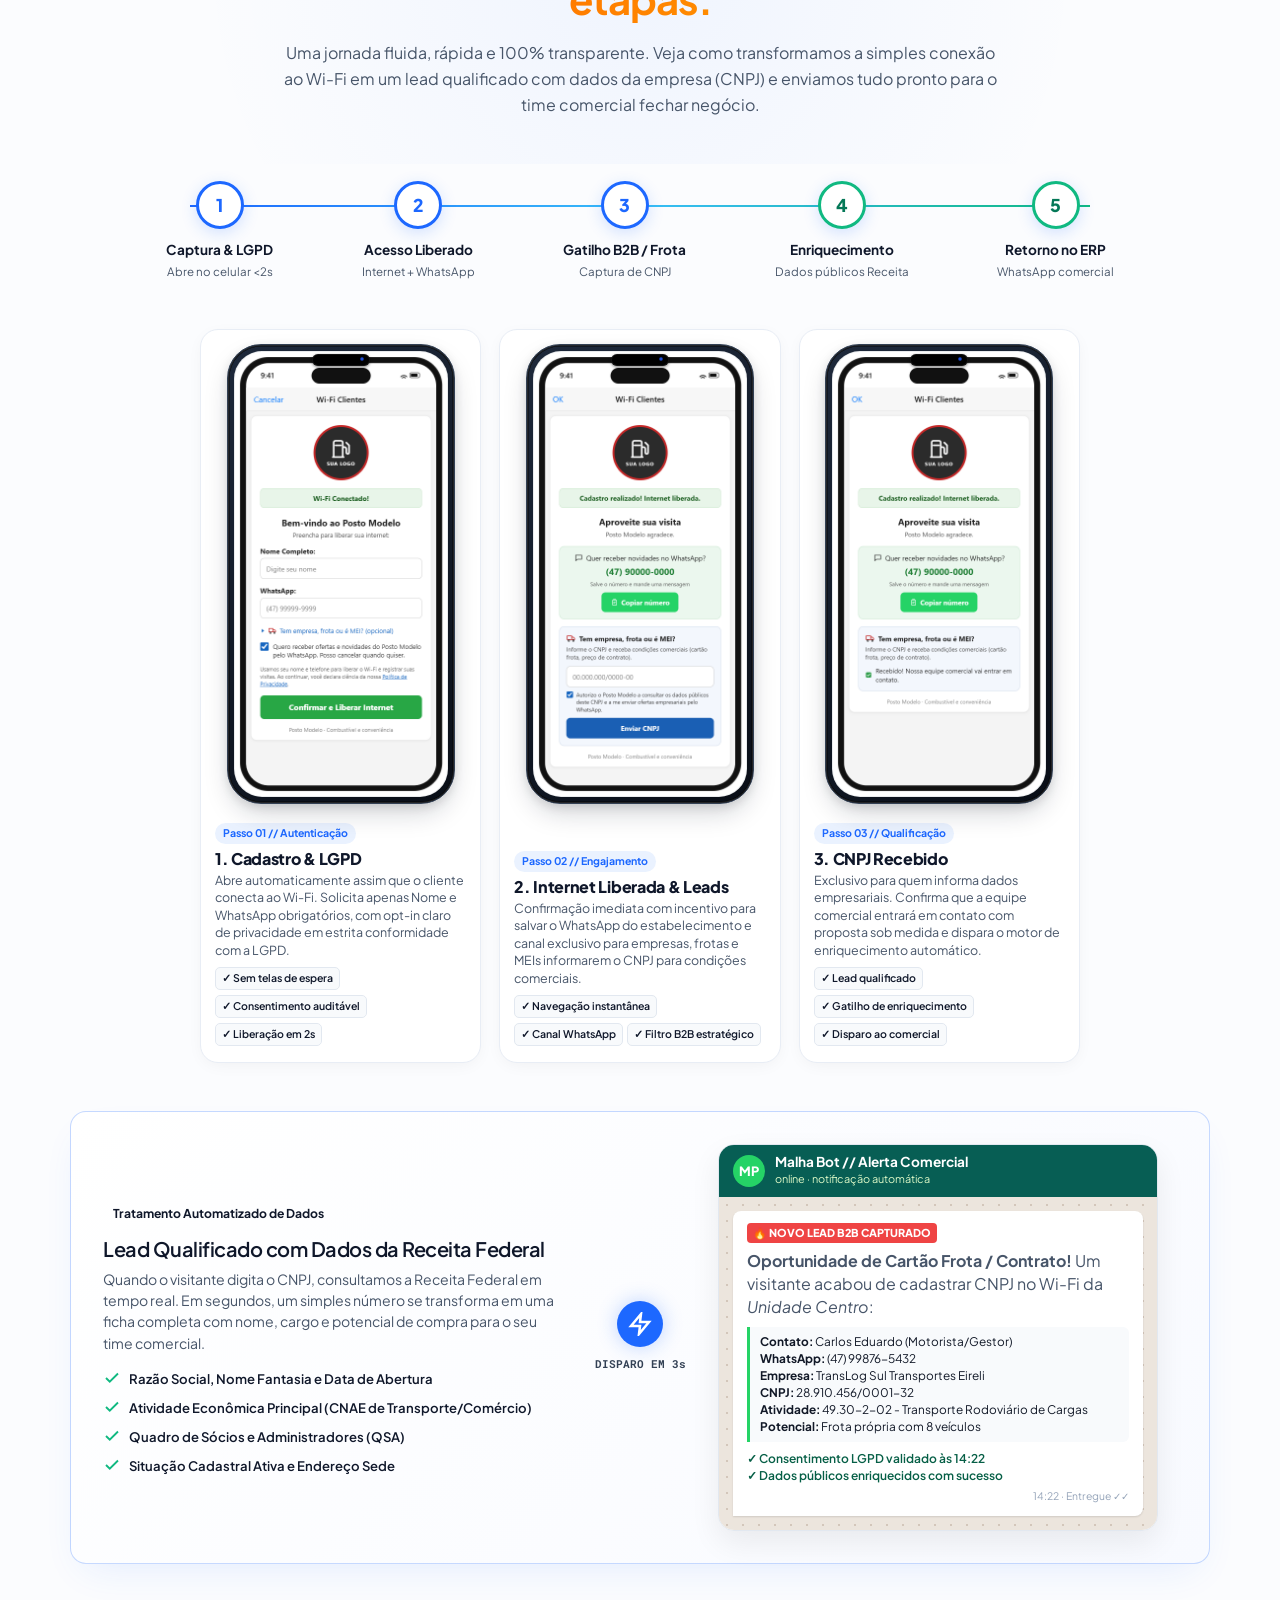
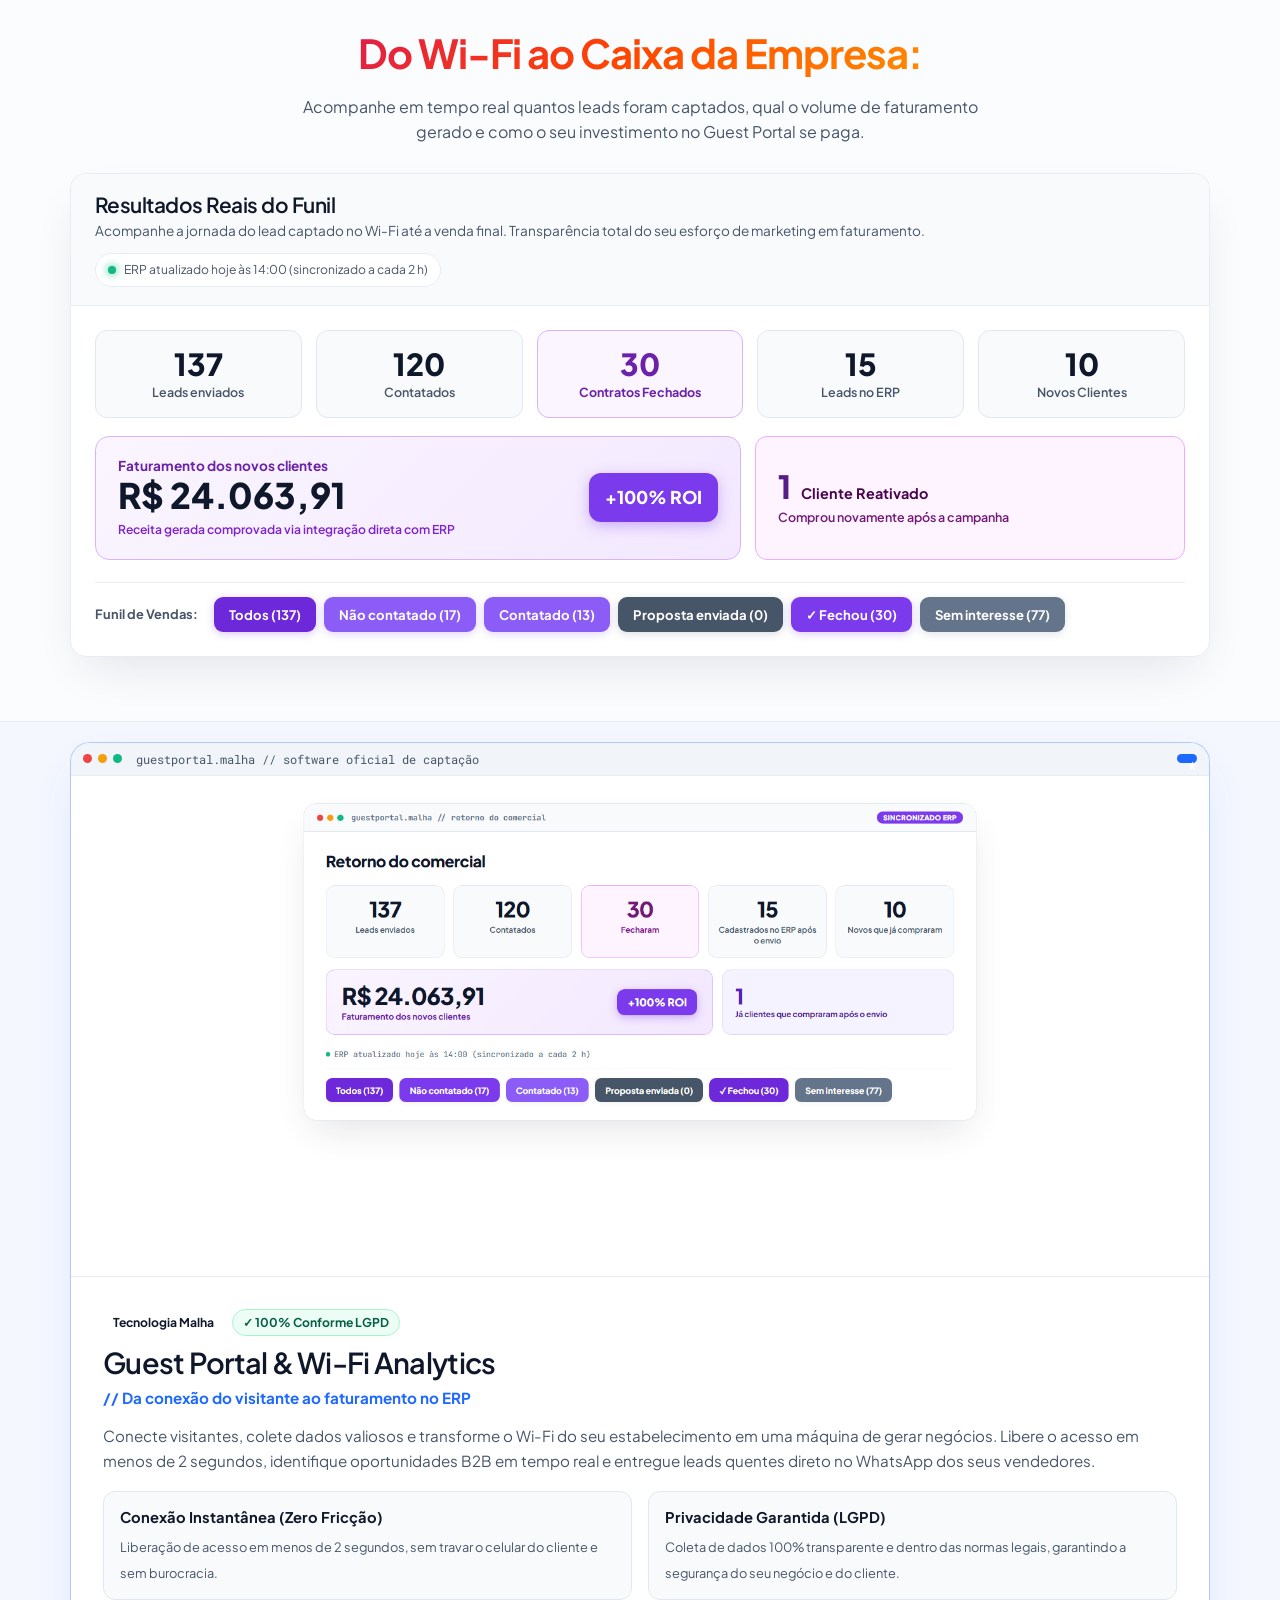
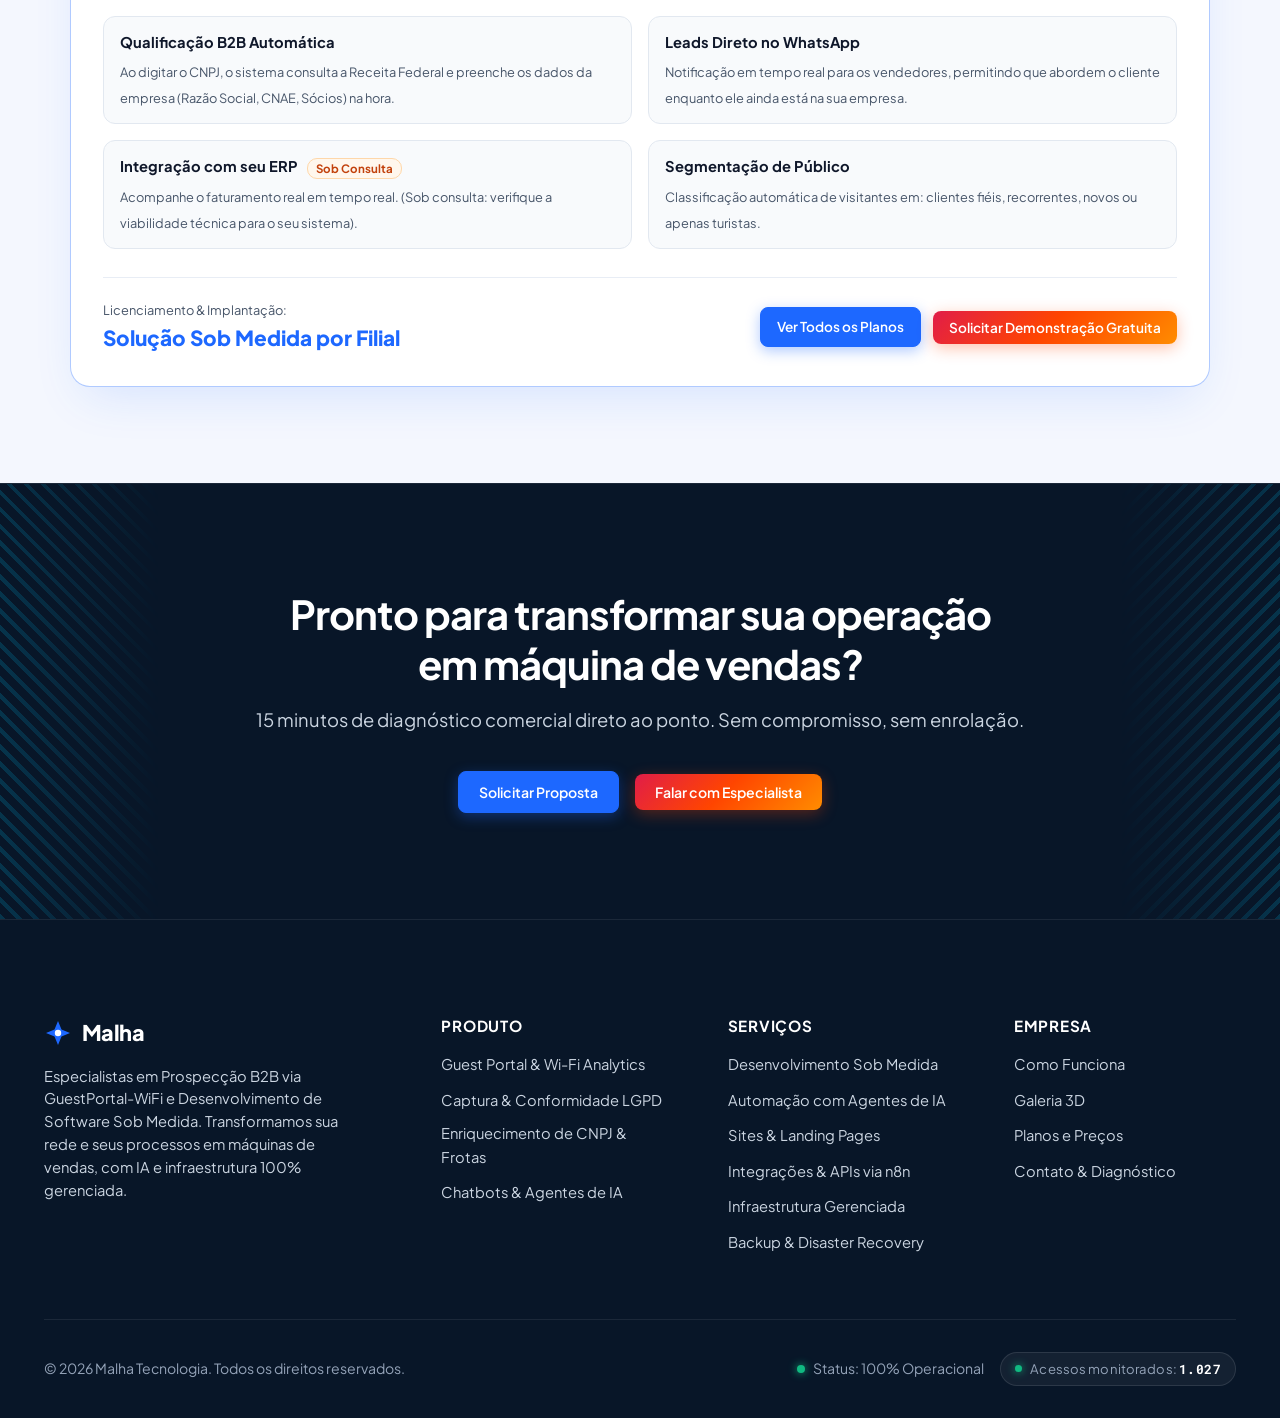
<file: produtos.html>
<!DOCTYPE html>
<html lang="pt-BR">
<head>
  <meta charset="UTF-8">
  <meta name="viewport" content="width=device-width, initial-scale=1.0">
  <meta name="description" content="Malha Guest Portal — Wi-Fi corporativo inteligente, autenticação sem atrito via REST API MikroTik, conformidade LGPD e enriquecimento automático de CNPJs com retorno no ERP.">
  <title>Guest Portal & Produtos — Malha Tecnologia</title>

  <!-- Pré-conexão de Fontes do Google -->
  <link rel="preconnect" href="https://fonts.googleapis.com">
  <link rel="preconnect" href="https://fonts.gstatic.com" crossorigin>
  <link href="https://fonts.googleapis.com/css2?family=Plus+Jakarta+Sans:wght@400;500;600;700;800&family=Roboto+Mono:wght@400;500;600&display=swap" rel="stylesheet">

  <!-- Folha de Estilos Modular -->
  <link rel="stylesheet" href="css/main.css?v=28">
  <!-- Favicon Oficial da Malha -->
  <link rel="icon" type="image/svg+xml" href="favicon.svg?v=28">
  <link rel="icon" type="image/png" sizes="32x32" href="favicon.png?v=28">
  <link rel="apple-touch-icon" sizes="180x180" href="favicon.png?v=28">
  <link rel="shortcut icon" href="favicon.ico?v=28">
</head>
<body>

  <!-- =========================================================================
       1. CABEÇALHO & NAVEGAÇÃO SUPERIOR
       ========================================================================= -->
  <header class="site-header">
    <div class="container site-nav">
      <div class="header-lado-esquerdo">
        <!-- Logotipo -->
        <a href="index.html" class="site-logo" aria-label="Malha - Página Inicial">
          <svg viewBox="0 0 28 28" fill="none" xmlns="http://www.w3.org/2000/svg">
            <path d="M14 2L17.5 10.5L26 14L17.5 17.5L14 26L10.5 17.5L2 14L10.5 10.5L14 2Z" fill="#1d68ff" />
            <circle cx="14" cy="14" r="3.2" fill="#ffffff" />
          </svg>
          <span>Malha</span>
        </a>

        <!-- Caixa de Pesquisa no Cabeçalho (Estilo Dell) -->
        <div class="header-busca-box">
          <svg class="header-busca-icone" viewBox="0 0 24 24" fill="none" stroke="currentColor" stroke-width="2">
            <circle cx="11" cy="11" r="8"></circle>
            <line x1="21" y1="21" x2="16.65" y2="16.65"></line>
          </svg>
          <input 
            type="text" 
            class="header-busca-input" 
            placeholder="O que você está procurando?" 
            aria-label="Buscar produtos, serviços e soluções da Malha"
          >
          <button type="button" class="header-busca-btn" aria-label="Pesquisar">
            <svg width="16" height="16" viewBox="0 0 24 24" fill="none" stroke="currentColor" stroke-width="2.5">
              <polyline points="9 18 15 12 9 6"></polyline>
            </svg>
          </button>
          <div class="header-busca-dropdown" style="display: none;"></div>
        </div>
      </div>

      <!-- Ações do Cabeçalho: Sobre Nós e Fale Conosco -->
      <div class="nav-acoes">
        <a href="sobre.html" class="btn btn-primary btn-sm header-btn-sobre">Sobre Nós</a>
        <button type="button" class="btn btn-primary btn-solar btn-sm btn-abrir-modal-diagnostico">Fale Conosco</button>
        <button class="botao-menu-mobile" aria-label="Abrir menu de navegação" aria-expanded="false">
          <svg class="icone-hamburguer" viewBox="0 0 24 24" fill="none" stroke="currentColor" stroke-width="2">
            <line x1="3" y1="6" x2="21" y2="6" stroke-linecap="round"></line>
            <line x1="3" y1="12" x2="21" y2="12" stroke-linecap="round"></line>
            <line x1="3" y1="18" x2="21" y2="18" stroke-linecap="round"></line>
          </svg>
        </button>
      </div>
    </div>
  </header>

  <!-- Gaveta do Menu Mobile -->
  <div class="menu-mobile-backdrop"></div>
  <aside class="menu-mobile-gaveta" aria-label="Menu móvel">
        <div style="display: flex; justify-content: space-between; align-items: center; padding: 4px 0 16px; border-bottom: 1px solid rgba(255, 255, 255, 0.08); margin-bottom: 16px;">
      <span style="font-size: 0.95rem; font-weight: 700; color: #ffffff;">Menu de Navegação</span>
      <button type="button" class="menu-mobile-fechar-btn" style="background: none; border: none; color: #ffffff; font-size: 1.4rem; cursor: pointer; padding: 4px 8px; line-height: 1;" aria-label="Fechar menu">✕</button>
    </div>
<ul class="menu-mobile-links">
      <li><a href="index.html">Início <span>→</span></a></li>
      <li><a href="produtos.html" style="color:var(--cor-primaria); font-weight:700;">Produtos & Guest Portal <span>→</span></a></li>
      <li><a href="servicos.html">Serviços de TI <span>→</span></a></li>
      <li><a href="servidores.html">Servidores Linux <span>→</span></a></li>
      <li><a href="wifi.html">Wi-Fi UniFi <span>→</span></a></li>
      <li><a href="galeria.html">Galeria 3D <span>→</span></a></li>
      <li><a href="planos.html">Planos <span>→</span></a></li>
      <li><a href="contato.html">Contato <span>→</span></a></li>
    </ul>
    <div>
      <button type="button" class="btn btn-primary btn-solar btn-abrir-modal-diagnostico" style="width: 100%;">Falar com a Malha</button>
      <p style="font-size: 0.8rem; text-align: center; margin-top: 16px; color: var(--cor-texto-mutado);">© 2026 Malha Tecnologia</p>
    </div>
  </aside>

  <!-- =========================================================================
       FAIXA SUPERIOR AZUL ESCURO ESTILO DELL COM GUIAS / PILLS DE NAVEGAÇÃO
       ========================================================================= -->
  <div class="nav-faixa-superior" aria-label="Navegação por categorias e soluções">
    <div class="container">
      <ul class="nav-faixa-pills">
        <li><a href="index.html" class="nav-pill"><svg width="14" height="14" viewBox="0 0 24 24" fill="none" stroke="currentColor" stroke-width="2"><path d="M3 9l9-7 9 7v11a2 2 0 01-2 2H5a2 2 0 01-2-2z"/></svg> Início</a></li>
        <li><a href="produtos.html" class="nav-pill active">Produtos</a></li>
        <li><a href="servicos.html" class="nav-pill">Serviços</a></li>
        <li><a href="servidores.html" class="nav-pill">Servidores</a></li>
        <li><a href="wifi.html" class="nav-pill">Wi-Fi UniFi</a></li>
        <li><a href="galeria.html" class="nav-pill">Galeria 3D</a></li>
        <li><a href="planos.html" class="nav-pill">Planos</a></li>
        <li><a href="contato.html" class="nav-pill">Contato</a></li>
      </ul>
    </div>
  </div>

  <main>
    <!-- =========================================================================
         BANNER HERO DE CATEGORIA ESTILO DELL (DARK NAVY)
         ========================================================================= -->
    <section class="secao-banner-dell">
      <div class="container">
        <div class="banner-dell-conteudo">
          <span class="banner-dell-tag">PRODUTO PRINCIPAL // WI-FI ANALYTICS & CAPTURA DE LEADS</span>
          <h1 class="banner-dell-titulo">Guest Portal: O Wi-Fi que trabalha para as suas vendas.</h1>
          <p class="banner-dell-subtitulo">
            Transforme o Wi-Fi do seu estabelecimento em uma máquina de captar clientes. Coletamos e qualificamos os dados dos seus visitantes com segurança total (LGPD), enriquecemos os contatos com informações de CNPJ e enviamos leads prontos para comprar diretamente no WhatsApp da sua equipe comercial.
          </p>
          <div class="banner-dell-acoes">
            <a href="#fluxo-guestportal" class="btn btn-primary">Ver Fluxo Ponta a Ponta ↓</a>
            <button type="button" class="btn btn-primary btn-solar btn-abrir-modal-diagnostico">Solicitar Demonstração Gratuita</button>
          </div>
        </div>
      </div>
    </section>

    <!-- =========================================================================
         DESTAQUE SPOTLIGHT: GUEST PORTAL EM AÇÃO
         ========================================================================= -->
    <section class="spotlight">
      <div class="container spotlight-grid">
        <div class="spotlight-text">
          <h2><span class="gradiente-texto-solar">Guest Portal em ação:<br>Wi-Fi inteligente que gera negócios e faturamento.</span></h2>
          <p class="lead">
            Uma jornada de conexão perfeita e sem atritos. O visitante preenche um cadastro rápido e autoriza o uso dos dados (100% LGPD). Em menos de 2 segundos, a internet é liberada e o contato é qualificado automaticamente com dados do CNPJ. O lead chega quente e pronto no WhatsApp da sua equipe comercial.
          </p>
          <div class="spotlight-stats">
            <div class="sp-stat">
              <span class="num">R$ 24k+</span>
              <span class="label">faturamento de novos clientes</span>
            </div>
            <div class="sp-stat" style="display:flex; align-items:center; gap:12px; flex-direction:row;">
              <div class="radial-progress progress-verde progress-sm" style="--value:94;" aria-valuenow="94" role="progressbar">94%</div>
              <div style="display:flex; flex-direction:column;">
                <span class="label" style="margin:0;">consentimento</span>
                <span style="font-size:0.75rem; color:var(--cor-verde-texto); font-weight:700;">Conforme LGPD</span>
              </div>
            </div>
            <div class="sp-stat">
              <span class="num">&lt;2s</span>
              <span class="label">liberação de acesso</span>
            </div>
          </div>
          <div style="display:flex; gap:12px; align-items:center; flex-wrap:wrap;">
            <a href="#fluxo-guestportal" class="btn btn-primary">Ver o Fluxo Completo Passo a Passo ↓</a>
            <button type="button" class="btn btn-primary btn-solar btn-abrir-modal-diagnostico">Quero Implementar na Minha Empresa</button>
          </div>
        </div>

        <div class="spotlight-image-container" style="background:#ffffff; padding:12px; border-radius:24px; border:1px solid #e2e8f0; box-shadow:0 15px 35px -10px rgba(0,0,0,0.08);">
          <img src="assets/guestportal-fluxo-telas.png" alt="Fluxo completo de telas do Guest Portal com captura de consentimento e qualificação de CNPJ" loading="lazy" style="border-radius:18px;">
        </div>
      </div>
    </section>

    <!-- =========================================================================
         JORNADA & FLUXO COMPLETO DO GUEST PORTAL
         ========================================================================= -->
    <section class="secao-fluxo-guestportal" id="fluxo-guestportal" aria-label="Fluxo detalhado de captura, enriquecimento e geração de leads do Guest Portal">
      <div class="container">
        
        <div class="secao-topo centralizado">
          <span class="secao-tag secao-tag-solar">Fluxo Ponta a Ponta</span>
          <h2><span class="gradiente-texto-solar">Do Wi-Fi ao Faturamento no ERP:<br>Como o Guest Portal opera em 5 etapas.</span></h2>
          <p>Uma jornada fluida, rápida e 100% transparente. Veja como transformamos a simples conexão ao Wi-Fi em um lead qualificado com dados da empresa (CNPJ) e enviamos tudo pronto para o time comercial fechar negócio.</p>
        </div>

        <!-- Stepper Visual de Jornada (1 a 5) -->
        <div class="fluxo-stepper">
          <div class="fluxo-step">
            <div class="fluxo-step-num">1</div>
            <span class="fluxo-step-title">Captura & LGPD</span>
            <span class="fluxo-step-desc">Abre no celular &lt;2s</span>
          </div>
          <div class="fluxo-step">
            <div class="fluxo-step-num">2</div>
            <span class="fluxo-step-title">Acesso Liberado</span>
            <span class="fluxo-step-desc">Internet + WhatsApp</span>
          </div>
          <div class="fluxo-step">
            <div class="fluxo-step-num">3</div>
            <span class="fluxo-step-title">Gatilho B2B / Frota</span>
            <span class="fluxo-step-desc">Captura de CNPJ</span>
          </div>
          <div class="fluxo-step step-verde">
            <div class="fluxo-step-num">4</div>
            <span class="fluxo-step-title">Enriquecimento</span>
            <span class="fluxo-step-desc">Dados públicos Receita</span>
          </div>
          <div class="fluxo-step step-verde">
            <div class="fluxo-step-num">5</div>
            <span class="fluxo-step-title">Retorno no ERP</span>
            <span class="fluxo-step-desc">WhatsApp comercial</span>
          </div>
        </div>

        <!-- AS TRÊS TELAS NO SMARTPHONE (MOCKUPS ULTRA-ACABADOS) -->
        <div class="telas-mobile-grid">
          
          <!-- Tela 1: Cadastro & Consentimento LGPD -->
          <div class="tela-mobile-card">
            <div class="phone-mockup-frame">
              <div class="phone-mockup-notch"></div>
              <div class="phone-mockup-screen">
                <img src="assets/tela-1-cadastro.png" alt="Tela 1 - Cadastro inicial e consentimento LGPD no Guest Portal" loading="lazy">
              </div>
            </div>
            <div class="tela-info">
              <span class="tela-tag-passo">Passo 01 // Autenticação</span>
              <h3 class="tela-titulo">1. Cadastro & LGPD</h3>
              <p class="tela-texto">
                Abre automaticamente assim que o cliente conecta ao Wi-Fi. Solicita apenas Nome e WhatsApp obrigatórios, com opt-in claro de privacidade em estrita conformidade com a LGPD.
              </p>
              <div class="tela-pills">
                <span class="tela-pill">✓ Sem telas de espera</span>
                <span class="tela-pill">✓ Consentimento auditável</span>
                <span class="tela-pill">✓ Liberação em 2s</span>
              </div>
            </div>
          </div>

          <!-- Tela 2: Internet Liberada & Filtro de Frotas/CNPJ -->
          <div class="tela-mobile-card">
            <div class="phone-mockup-frame">
              <div class="phone-mockup-notch"></div>
              <div class="phone-mockup-screen">
                <img src="assets/tela-2-internet-liberada.png" alt="Tela 2 - Confirmação de internet liberada e captura opcional de CNPJ para frotas" loading="lazy">
              </div>
            </div>
            <div class="tela-info">
              <span class="tela-tag-passo">Passo 02 // Engajamento</span>
              <h3 class="tela-titulo">2. Internet Liberada & Leads</h3>
              <p class="tela-texto">
                Confirmação imediata com incentivo para salvar o WhatsApp do estabelecimento e canal exclusivo para empresas, frotas e MEIs informarem o CNPJ para condições comerciais.
              </p>
              <div class="tela-pills">
                <span class="tela-pill">✓ Navegação instantânea</span>
                <span class="tela-pill">✓ Canal WhatsApp</span>
                <span class="tela-pill">✓ Filtro B2B estratégico</span>
              </div>
            </div>
          </div>

          <!-- Tela 3: CNPJ Recebido & Confirmação Comercial -->
          <div class="tela-mobile-card">
            <div class="phone-mockup-frame">
              <div class="phone-mockup-notch"></div>
              <div class="phone-mockup-screen">
                <img src="assets/tela-3-cnpj-recebido.png" alt="Tela 3 - CNPJ recebido com sucesso e aviso de retorno comercial" loading="lazy">
              </div>
            </div>
            <div class="tela-info">
              <span class="tela-tag-passo">Passo 03 // Qualificação</span>
              <h3 class="tela-titulo">3. CNPJ Recebido</h3>
              <p class="tela-texto">
                Exclusivo para quem informa dados empresariais. Confirma que a equipe comercial entrará em contato com proposta sob medida e dispara o motor de enriquecimento automático.
              </p>
              <div class="tela-pills">
                <span class="tela-pill">✓ Lead qualificado</span>
                <span class="tela-pill">✓ Gatilho de enriquecimento</span>
                <span class="tela-pill">✓ Disparo ao comercial</span>
              </div>
            </div>
          </div>

        </div>

        <!-- CARD DE CONEXÃO INTELIGENTE: ENRIQUECIMENTO DE DADOS & WHATSAPP COMERCIAL -->
        <div class="fluxo-bridge-container">
          
          <div class="bridge-col-info">
            <span class="badge badge-primaria" style="margin-bottom:10px;">Tratamento Automatizado de Dados</span>
            <h3>Lead Qualificado com Dados da Receita Federal</h3>
            <p>
              Quando o visitante digita o CNPJ, consultamos a Receita Federal em tempo real. Em segundos, um simples número se transforma em uma ficha completa com nome, cargo e potencial de compra para o seu time comercial.
            </p>
            <ul class="bridge-features-list">
              <li>
                <svg width="18" height="18" viewBox="0 0 24 24" fill="none" stroke="currentColor" stroke-width="2.5"><polyline points="20 6 9 17 4 12"/></svg>
                Razão Social, Nome Fantasia e Data de Abertura
              </li>
              <li>
                <svg width="18" height="18" viewBox="0 0 24 24" fill="none" stroke="currentColor" stroke-width="2.5"><polyline points="20 6 9 17 4 12"/></svg>
                Atividade Econômica Principal (CNAE de Transporte/Comércio)
              </li>
              <li>
                <svg width="18" height="18" viewBox="0 0 24 24" fill="none" stroke="currentColor" stroke-width="2.5"><polyline points="20 6 9 17 4 12"/></svg>
                Quadro de Sócios e Administradores (QSA)
              </li>
              <li>
                <svg width="18" height="18" viewBox="0 0 24 24" fill="none" stroke="currentColor" stroke-width="2.5"><polyline points="20 6 9 17 4 12"/></svg>
                Situação Cadastral Ativa e Endereço Sede
              </li>
            </ul>
          </div>

          <div class="bridge-divisor-animado">
            <div class="bridge-raio-icon">
              <svg width="24" height="24" viewBox="0 0 24 24" fill="none" stroke="currentColor" stroke-width="2.5"><polygon points="13 2 3 14 12 14 11 22 21 10 12 10 13 2"/></svg>
            </div>
            <span class="mono" style="font-size:0.7rem; font-weight:700; color:#334155; text-align:center;">DISPARO EM 3s</span>
          </div>

          <!-- Mockup do Alerta Recebido no WhatsApp do Time Comercial -->
          <div class="whatsapp-lead-mock">
            <div class="whatsapp-mock-header">
              <div class="wa-avatar">MP</div>
              <div>
                <div class="wa-name">Malha Bot // Alerta Comercial</div>
                <div class="wa-status">online · notificação automática</div>
              </div>
            </div>
            <div class="whatsapp-mock-body">
              <div class="whatsapp-mock-bubble">
                <span class="wa-badge-urgente">🔥 NOVO LEAD B2B CAPTURADO</span>
                <p style="margin-bottom:6px;"><strong>Oportunidade de Cartão Frota / Contrato!</strong> Um visitante acabou de cadastrar CNPJ no Wi-Fi da <em>Unidade Centro</em>:</p>
                
                <div class="wa-lead-dados">
                  <strong>Contato:</strong> Carlos Eduardo (Motorista/Gestor)<br>
                  <strong>WhatsApp:</strong> (47) 99876-5432<br>
                  <strong>Empresa:</strong> TransLog Sul Transportes Eireli<br>
                  <strong>CNPJ:</strong> 28.910.456/0001-32<br>
                  <strong>Atividade:</strong> 49.30-2-02 - Transporte Rodoviário de Cargas<br>
                  <strong>Potencial:</strong> Frota própria com 8 veículos
                </div>

                <p style="font-size:0.75rem; color:#065f46; margin:4px 0 0; font-weight:600;">
                  ✓ Consentimento LGPD validado às 14:22<br>
                  ✓ Dados públicos enriquecidos com sucesso
                </p>
                <div class="wa-time">14:22 · Entregue ✓✓</div>
              </div>
            </div>
          </div>

        </div>

        <!-- Cabeçalho de Introdução ao Dashboard -->
        <div class="secao-topo centralizado" style="margin-top: 56px; margin-bottom: 28px;">
          <h2><span class="gradiente-texto-solar">Do Wi-Fi ao Caixa da Empresa:</span></h2>
          <p>Acompanhe em tempo real quantos leads foram captados, qual o volume de faturamento gerado e como o seu investimento no Guest Portal se paga.</p>
        </div>

        <!-- PAINEL EXECUTIVO: RETORNO DO COMERCIAL (DASHBOARD REDESENHADO) -->
        <div class="painel-retorno-wrapper">
          <div class="painel-retorno-header">
            <div>
              <h3>Resultados Reais do Funil</h3>
              <p style="font-size:0.85rem; color:var(--cor-texto-secundario); margin:0;">
                Acompanhe a jornada do lead captado no Wi-Fi até a venda final. Transparência total do seu esforço de marketing em faturamento.
              </p>
            </div>
            <div class="painel-retorno-sync">
              <span class="sync-dot"></span>
              <span>ERP atualizado hoje às 14:00 (sincronizado a cada 2 h)</span>
            </div>
          </div>

          <div class="painel-retorno-body">
            
            <!-- Linha 1: 5 KPIs Principais -->
            <div class="painel-kpis-grid">
              
              <div class="kpi-box">
                <div class="kpi-box-num">137</div>
                <div class="kpi-box-label">Leads enviados</div>
              </div>

              <div class="kpi-box">
                <div class="kpi-box-num">120</div>
                <div class="kpi-box-label">Contatados</div>
              </div>

              <div class="kpi-box" style="border-color:#d8b4fe; background:#faf5ff;">
                <div class="kpi-box-num" style="color:#6b21a8;">30</div>
                <div class="kpi-box-label" style="color:#6b21a8; font-weight:700;">Contratos Fechados</div>
              </div>

              <div class="kpi-box">
                <div class="kpi-box-num">15</div>
                <div class="kpi-box-label">Leads no ERP</div>
              </div>

              <div class="kpi-box">
                <div class="kpi-box-num">10</div>
                <div class="kpi-box-label">Novos Clientes</div>
              </div>

            </div>

            <!-- Linha 2: Faturamento & Base Ativa -->
            <div class="painel-kpis-row2">
              
              <div class="kpi-box-faturamento">
                <div>
                  <div class="fat-label">Faturamento dos novos clientes</div>
                  <div class="fat-num">R$ 24.063,91</div>
                  <span style="font-size:0.76rem; color:#7e22ce; font-weight:600;">Receita gerada comprovada via integração direta com ERP</span>
                </div>
                <div style="background:#7c3aed; padding:10px 16px; border-radius:12px; font-weight:800; color:#ffffff; font-size:1.1rem; box-shadow:0 4px 14px rgba(124, 58, 237, 0.35);">
                  +100% ROI
                </div>
              </div>

              <div class="kpi-box" style="display:flex; flex-direction:column; justify-content:center; text-align:left; padding:18px 22px; background:#fdf4ff; border-color:#f0abfc;">
                <div style="display:flex; align-items:baseline; gap:10px;">
                  <span class="kpi-box-num" style="font-size:2rem; margin:0; color:#581c87;">1</span>
                  <span style="font-weight:700; color:#4a044e; font-size:0.9rem;">Cliente Reativado</span>
                </div>
                <div class="kpi-box-label" style="margin-top:4px; color:#701a75;">Comprou novamente após a campanha</div>
              </div>

            </div>

            <!-- Filtros Interativos do Funil Comercial -->
            <div class="painel-funil-bar">
              <span style="font-size:0.8rem; font-weight:700; color:var(--cor-texto-secundario); display:flex; align-items:center; margin-right:8px;">Funil de Vendas:</span>
              <button type="button" class="funil-pill">Todos (137)</button>
              <button type="button" class="funil-pill pill-secundaria">Não contatado (17)</button>
              <button type="button" class="funil-pill pill-secundaria">Contatado (13)</button>
              <button type="button" class="funil-pill pill-cinza" style="color: #ffffff !important;">Proposta enviada (0)</button>
              <button type="button" class="funil-pill pill-verde">✓ Fechou (30)</button>
              <button type="button" class="funil-pill pill-neutra">Sem interesse (77)</button>
            </div>

          </div>
        </div>

      </div>
    </section>

    <!-- =========================================================================
         ESPECIFICAÇÕES DO PRODUTO & INTEGRAÇÃO MIKROTIK
         ========================================================================= -->
    <section id="produtos" style="padding-top:20px;">
      <div class="container">
        <div class="product-showcase-card">
          <div class="product-showcase-mock">
            <div class="mock-bar">
              <span></span><span></span><span></span>
              <span class="mock-bar-title mono">guestportal.malha // software oficial de captação</span>
              <span style="margin-left:auto; font-size:0.72rem; font-weight:700; background:var(--cor-primaria); color:#ffffff; padding:3px 10px; border-radius:9999px;">★ PRODUTO PRINCIPAL</span>
            </div>
            <img src="assets/guestportal-painel-retorno.png" alt="Painel analítico do Guest Portal e Retorno Comercial integrado ao ERP" loading="lazy">
          </div>

          <div class="product-showcase-body">
            <div style="display:flex; align-items:center; gap:8px; margin-bottom:8px;">
              <span class="badge badge-primaria">Tecnologia Malha</span>
              <span class="badge" style="background:#ecfdf5; color:#065f46; border:1px solid #a7f3d0; font-weight:700;">✓ 100% Conforme LGPD</span>
            </div>
            <h3 style="font-size:1.8rem; margin-bottom:6px;">Guest Portal & Wi-Fi Analytics</h3>
            <div class="tagline" style="font-size:0.95rem; color:var(--cor-primaria); font-weight:700; margin-bottom:14px;">// Da conexão do visitante ao faturamento no ERP</div>
            <p class="desc" style="font-size:0.95rem; line-height:1.6; color:var(--cor-texto-secundario); margin-bottom:18px;">
              Conecte visitantes, colete dados valiosos e transforme o Wi-Fi do seu estabelecimento em uma máquina de gerar negócios. Libere o acesso em menos de 2 segundos, identifique oportunidades B2B em tempo real e entregue leads quentes direto no WhatsApp dos seus vendedores.
            </p>

            <div class="showcase-features-grid">
              <div class="feat-box">
                <strong>Conexão Instantânea (Zero Fricção)</strong>
                <span>Liberação de acesso em menos de 2 segundos, sem travar o celular do cliente e sem burocracia.</span>
              </div>
              <div class="feat-box">
                <strong>Privacidade Garantida (LGPD)</strong>
                <span>Coleta de dados 100% transparente e dentro das normas legais, garantindo a segurança do seu negócio e do cliente.</span>
              </div>
              <div class="feat-box">
                <strong>Qualificação B2B Automática</strong>
                <span>Ao digitar o CNPJ, o sistema consulta a Receita Federal e preenche os dados da empresa (Razão Social, CNAE, Sócios) na hora.</span>
              </div>
              <div class="feat-box">
                <strong>Leads Direto no WhatsApp</strong>
                <span>Notificação em tempo real para os vendedores, permitindo que abordem o cliente enquanto ele ainda está na sua empresa.</span>
              </div>
              <div class="feat-box">
                <strong>Integração com seu ERP <span style="font-size:0.72rem; font-weight:700; color:#c2410c; background:#fff7ed; border:1px solid #fed7aa; padding:2px 8px; border-radius:10px; margin-left:6px; vertical-align:middle;">Sob Consulta</span></strong>
                <span>Acompanhe o faturamento real em tempo real. (Sob consulta: verifique a viabilidade técnica para o seu sistema).</span>
              </div>
              <div class="feat-box">
                <strong>Segmentação de Público</strong>
                <span>Classificação automática de visitantes em: clientes fiéis, recorrentes, novos ou apenas turistas.</span>
              </div>
            </div>

            <div class="product-showcase-footer">
              <div class="price-box">
                <span style="font-size:0.8rem; color:var(--cor-texto-secundario); display:block;">Licenciamento & Implantação:</span>
                <span class="price-val" style="font-size:1.3rem; font-weight:800; color:var(--cor-primaria);">Solução Sob Medida por Filial</span>
              </div>
              <div style="display:flex; gap:12px; align-items:center; flex-wrap:wrap;">
                <a href="planos.html" class="btn btn-primary">Ver Todos os Planos</a>
                <button type="button" class="btn btn-primary btn-solar btn-abrir-modal-diagnostico">Solicitar Demonstração Gratuita</button>
              </div>
            </div>
          </div>
        </div>
      </div>
    </section>

        <!-- =========================================================================
         CHAMADA FINAL PARA DIAGNÓSTICO (DARK NAVY THEME)
         ========================================================================= -->
    <section class="final-cta" id="contato" style="background-color: #081628 !important; color: #ffffff !important; border-top: 1px solid rgba(255, 255, 255, 0.08) !important;">
      <div class="container">
        <h2 style="color: #ffffff !important;">Pronto para transformar sua operação em máquina de vendas?</h2>
        <p style="color: #cbd5e1 !important;">15 minutos de diagnóstico comercial direto ao ponto. Sem compromisso, sem enrolação.</p>
        <div class="final-ctas" style="display: flex; justify-content: center; align-items: center; gap: 16px; flex-wrap: wrap;">
          <a href="mailto:contato@malha.dev.br" class="btn btn-primary btn-lg">
            Solicitar Proposta
          </a>
          <button type="button" class="btn btn-primary btn-solar btn-lg btn-abrir-modal-diagnostico">
            Falar com Especialista
          </button>
        </div>
      </div>
    </section>
  </main>

  <!-- =========================================================================
       BOTÕES FLUTUANTES DE AÇÃO RÁPIDA (DELL STYLE)
       ========================================================================= -->
  <aside class="botoes-flutuantes" aria-label="Ações rápidas flutuantes">
    <a href="index.html#assistente" class="btn-flutuante destaque-dell-ai">
      <svg width="18" height="18" viewBox="0 0 24 24" fill="none" stroke="currentColor" stroke-width="2">
        <path d="M12 2l2.4 7.2L22 12l-7.6 2.8L12 22l-2.4-7.2L2 12l7.6-2.8z"/>
      </svg>
      <span>Assistente virtual</span>
    </a>
    <button type="button" class="btn-flutuante destaque-dell-blue btn-abrir-modal-diagnostico" aria-label="Fale conosco">
      <svg width="18" height="18" viewBox="0 0 24 24" fill="none" stroke="currentColor" stroke-width="2">
        <path d="M3 18v-6a9 9 0 0118 0v6"/>
        <path d="M21 19a2 2 0 01-2 2h-1a2 2 0 01-2-2v-3a2 2 0 012-2h3zM3 19a2 2 0 002 2h1a2 2 0 002-2v-3a2 2 0 00-2-2H3z"/>
      </svg>
      <span>Fale conosco</span>
    </button>
  </aside>

    <!-- =========================================================================
       RODAPÉ DA PÁGINA (DARK NAVY THEME)
       ========================================================================= -->
  <footer class="site-footer" style="background-color: #081628 !important; color: #ffffff !important; border-top: 1px solid rgba(255, 255, 255, 0.08) !important;">
    <div class="container">
      <div class="footer-grid">
        <div class="footer-col">
          <div class="site-logo" style="margin-bottom: 14px;">
            <svg viewBox="0 0 28 28" fill="none" xmlns="http://www.w3.org/2000/svg">
              <path d="M14 2L17.5 10.5L26 14L17.5 17.5L14 26L10.5 17.5L2 14L10.5 10.5L14 2Z" fill="#1d68ff" />
              <circle cx="14" cy="14" r="3.2" fill="#ffffff" />
            </svg>
            <span style="color: #ffffff !important;">Malha</span>
          </div>
          <p style="font-size: 0.92rem; max-width: 320px; color: #cbd5e1 !important; line-height: 1.55;">
            Especialistas em Prospecção B2B via GuestPortal-WiFi e Desenvolvimento de Software Sob Medida. Transformamos sua rede e seus processos em máquinas de vendas, com IA e infraestrutura 100% gerenciada.
          </p>
        </div>

        <div class="footer-col">
          <h4 style="color: #ffffff !important;">Produto</h4>
          <ul>
            <li><a href="produtos.html" style="color: #cbd5e1;">Guest Portal & Wi-Fi Analytics</a></li>
            <li><a href="produtos.html#fluxo-guestportal" style="color: #cbd5e1;">Captura & Conformidade LGPD</a></li>
            <li><a href="produtos.html#fluxo-guestportal" style="color: #cbd5e1;">Enriquecimento de CNPJ & Frotas</a></li>
            <li><a href="servicos.html" style="color: #cbd5e1;">Chatbots & Agentes de IA</a></li>
          </ul>
        </div>

        <div class="footer-col">
          <h4 style="color: #ffffff !important;">Serviços</h4>
          <ul>
            <li><a href="servicos.html" style="color: #cbd5e1;">Desenvolvimento Sob Medida</a></li>
            <li><a href="servicos.html" style="color: #cbd5e1;">Automação com Agentes de IA</a></li>
            <li><a href="servicos.html" style="color: #cbd5e1;">Sites & Landing Pages</a></li>
            <li><a href="servicos.html" style="color: #cbd5e1;">Integrações & APIs via n8n</a></li>
            <li><a href="servidores.html" style="color: #cbd5e1;">Infraestrutura Gerenciada</a></li>
            <li><a href="servicos.html" style="color: #cbd5e1;">Backup & Disaster Recovery</a></li>
          </ul>
        </div>

        <div class="footer-col">
          <h4 style="color: #ffffff !important;">Empresa</h4>
          <ul>
            <li><a href="index.html#assistente" style="color: #cbd5e1;">Como Funciona</a></li>
            <li><a href="galeria.html" style="color: #cbd5e1;">Galeria 3D</a></li>
            <li><a href="planos.html" style="color: #cbd5e1;">Planos e Preços</a></li>
            <li><a href="contato.html" style="color: #cbd5e1;">Contato & Diagnóstico</a></li>
          </ul>
        </div>
      </div>

      <div class="footer-bottom" style="border-top: 1px solid rgba(255, 255, 255, 0.08) !important; color: #94a3b8 !important;">
        <span>© 2026 Malha Tecnologia. Todos os direitos reservados.</span>
        <div style="display: flex; align-items: center; gap: 16px; flex-wrap: wrap;">
          <span style="display: inline-flex; align-items: center; gap: 8px;">
          <span style="display: inline-block; width: 8px; height: 8px; border-radius: 50%; background-color: #10b981; box-shadow: 0 0 8px #10b981;"></span>
          Status: 100% Operacional
        </span>
        <div class="selo-contador-visitas" title="Contador de acessos monitorados em tempo real">
          <span class="ponto-ativo"></span>
          <span>Acessos monitorados: <strong class="contador-visitas-numero">1.000</strong></span>
        </div>
        </div>
      </div>
    </div>
  </footer>

  <!-- =========================================================================
       MODAL DE DIAGNÓSTICO TÉCNICO
       ========================================================================= -->
  <div class="modal-diagnostico-backdrop" id="modal-diagnostico" aria-hidden="true" role="dialog" aria-modal="true" aria-labelledby="modal-titulo">
    <div class="modal-diagnostico-conteudo">
      <button type="button" class="modal-btn-fechar" id="modal-fechar-btn" aria-label="Fechar janela de diagnóstico">✕</button>

      <div class="modal-cabecalho">
        <span class="modal-badge-topo">Avaliação Técnica Gratuita · 15 Minutos</span>
        <h3 id="modal-titulo" class="modal-titulo">Agendar Diagnóstico de Infraestrutura</h3>
        <p class="modal-subtitulo">
          Avaliação técnica direta ao ponto. Identificamos gargalos na sua rede, riscos de queda e potencial de captura de clientes no Wi-Fi.
        </p>
      </div>

      <div class="form-mensagem-erro" id="diagnostico-erro" role="alert"></div>

      <form id="form-diagnostico" action="https://formsubmit.co/contato@malha.dev.br" method="POST" target="iframe-envio-silencioso" novalidate>
        <input type="hidden" name="_subject" value="Novo Agendamento de Diagnostico Tecnico - Malha">
        <input type="hidden" name="_template" value="table">
        <input type="hidden" name="_captcha" value="false">

        <div class="form-grupo">
          <label for="diagnostico-nome" class="form-label">Seu Nome Completo *</label>
          <input type="text" id="diagnostico-nome" name="Nome" class="form-input" placeholder="Ex: Carlos Silva" required autocomplete="name">
        </div>

        <div class="form-dica-contato">
          <svg width="20" height="20" viewBox="0 0 24 24" fill="none" stroke="currentColor" stroke-width="2" style="flex-shrink:0;">
            <circle cx="12" cy="12" r="10"></circle>
            <line x1="12" y1="16" x2="12" y2="12"></line>
            <line x1="12" y1="8" x2="12.01" y2="8"></line>
          </svg>
          <span>Pelo menos <strong>um meio de contato</strong> (E-mail ou Telefone/WhatsApp) deve ser preenchido.</span>
        </div>

        <div class="form-grupo">
          <label for="diagnostico-email" class="form-label">E-mail <span class="opcional">(obrigatório se não preencher telefone)</span></label>
          <input type="email" id="diagnostico-email" name="Email" class="form-input" placeholder="exemplo@suaempresa.com.br" autocomplete="email">
        </div>

        <div class="form-grupo">
          <label for="diagnostico-telefone" class="form-label">Telefone / WhatsApp <span class="opcional">(obrigatório se não preencher e-mail)</span></label>
          <input type="tel" id="diagnostico-telefone" name="Telefone_WhatsApp" class="form-input" placeholder="(11) 99999-9999" autocomplete="tel">
        </div>

        <div class="form-grupo">
          <label for="diagnostico-mensagem" class="form-label">Informações Adicionais <span class="opcional">(opcional)</span></label>
          <textarea id="diagnostico-mensagem" name="Mensagem_Observacoes" class="form-textarea" rows="3" placeholder="Quantidade de filiais, tipo de roteador ou principal desafio de infraestrutura..."></textarea>
        </div>

        <button type="submit" class="btn btn-primary btn-solar btn-lg" style="width: 100%; margin-top: 8px;">
          Confirmar Agendamento de Diagnóstico
          <svg width="18" height="18" viewBox="0 0 24 24" fill="none" stroke="currentColor" stroke-width="2"><path d="M5 12h14M12 5l7 7-7 7"/></svg>
        </button>
      </form>

      <iframe name="iframe-envio-silencioso" id="iframe-envio-silencioso" style="display:none; width:0; height:0; border:none;"></iframe>

      <div class="form-mensagem-sucesso" id="diagnostico-sucesso">
        <div style="font-size: 2.5rem; margin-bottom: 8px; color: var(--cor-destaque-verde);">✓</div>
        <h4>Diagnóstico Solicitado com Sucesso!</h4>
        <p>Recebemos suas informações. Os dados foram salvos no registro e enviados para nossa equipe técnica em <strong>contato@malha.dev.br</strong>.</p>
        <div style="display: flex; flex-direction: column; gap: 10px; margin-top: 18px;">
          <a href="#" id="diagnostico-link-email-contingencia" class="btn btn-secondary" style="font-size: 0.88rem;">
            ✉️ Enviar cópia pelo meu aplicativo de E-mail
          </a>
          <button type="button" class="btn btn-primary" id="diagnostico-fechar-sucesso" style="width: 100%;">
            Concluir e Fechar
          </button>
        </div>
      </div>
    </div>
  </div>

  <!-- Scripts Interativos -->
  <script src="js/main.js?v=28"></script>
</body>
</html>
</file>
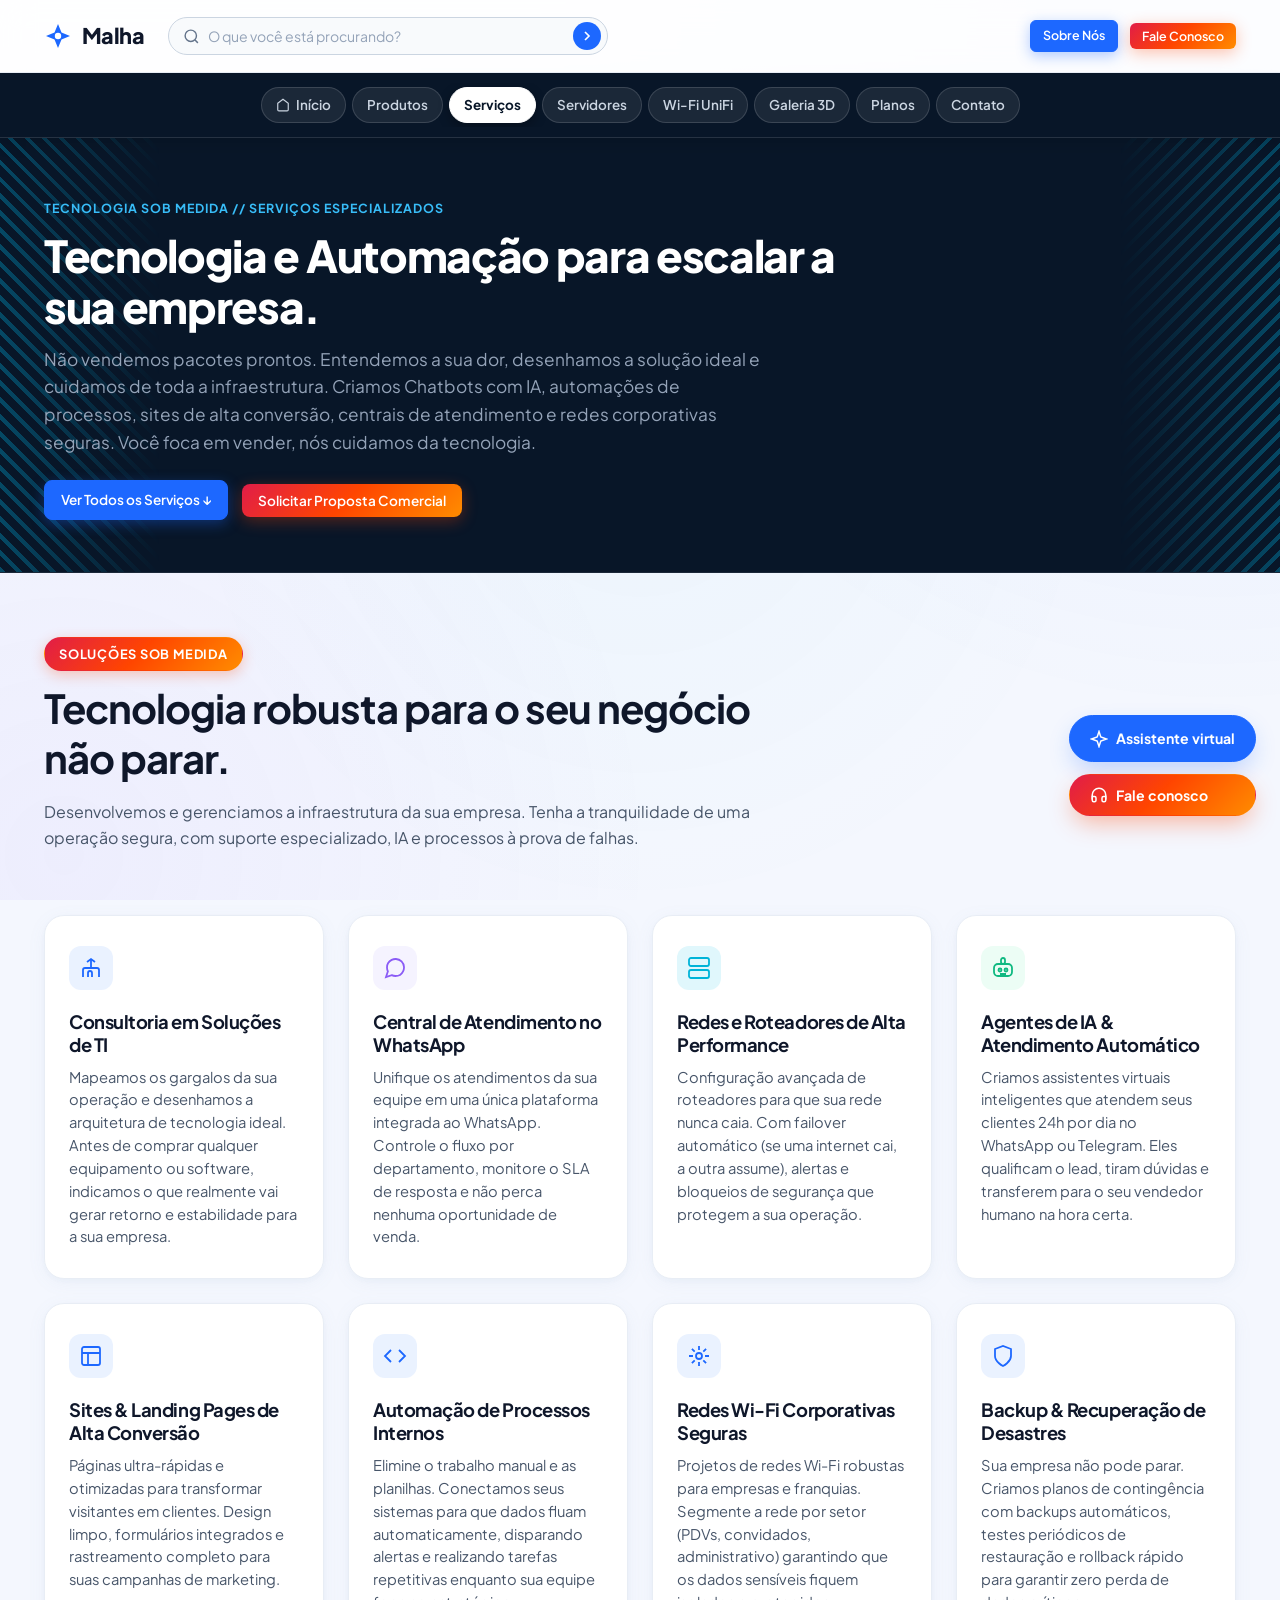
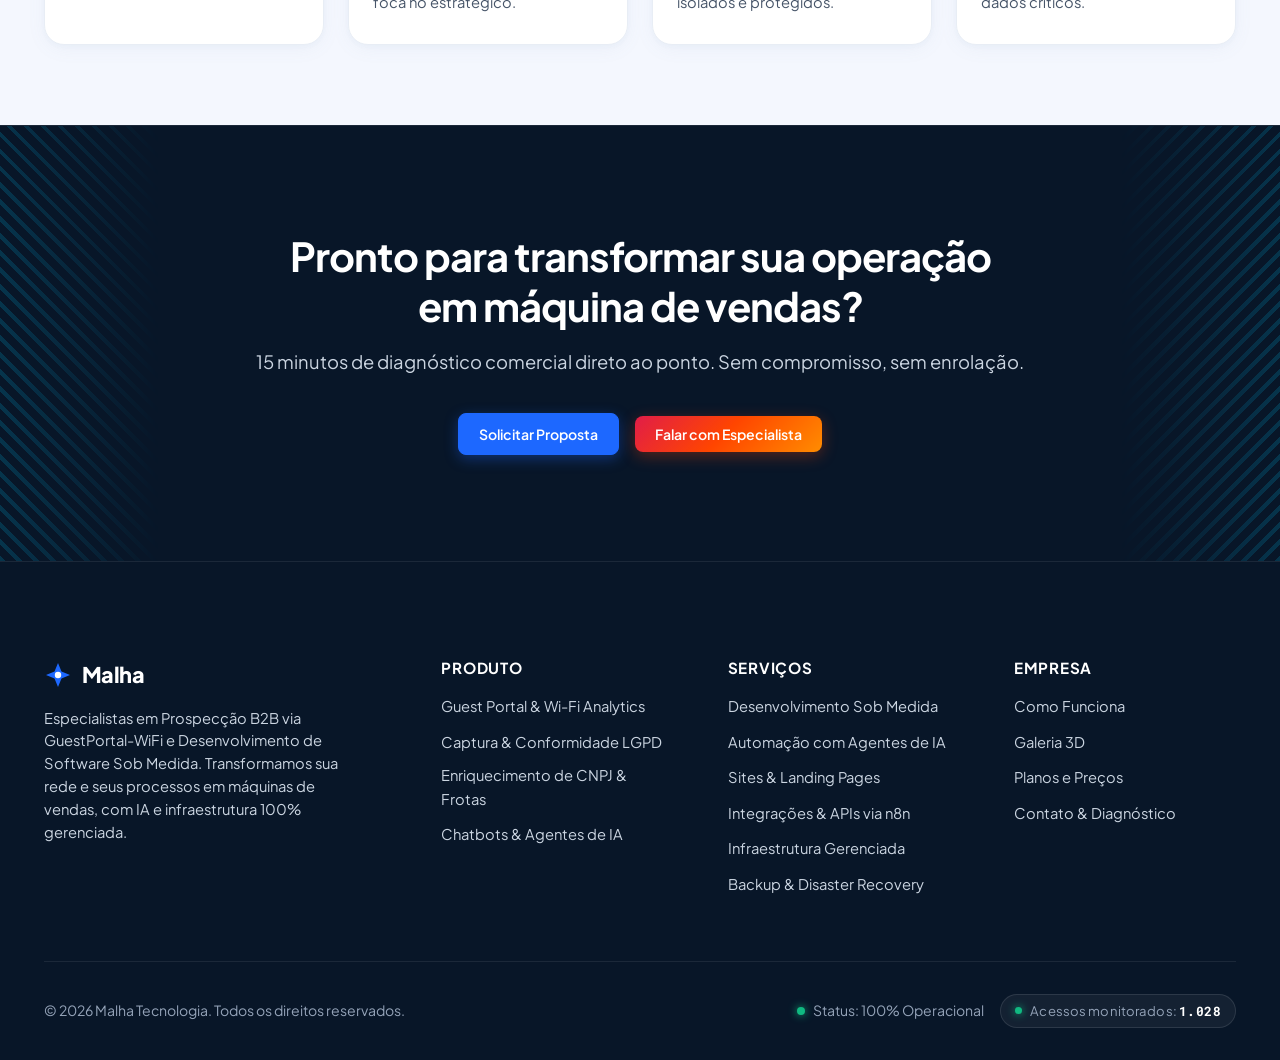
<file: servicos.html>
<!DOCTYPE html>
<html lang="pt-BR">
<head>
  <meta charset="UTF-8">
  <meta name="viewport" content="width=device-width, initial-scale=1.0">
  <meta name="description" content="Serviços Especializados de TI Malha — Consultoria de infraestrutura, MikroTik, Zammad com WhatsApp, chatbots inteligentes com IA, automações n8n e contingência documentada.">
  <title>Serviços Especializados de TI — Malha Tecnologia</title>

  <!-- Pré-conexão de Fontes do Google -->
  <link rel="preconnect" href="https://fonts.googleapis.com">
  <link rel="preconnect" href="https://fonts.gstatic.com" crossorigin>
  <link href="https://fonts.googleapis.com/css2?family=Plus+Jakarta+Sans:wght@400;500;600;700;800&family=Roboto+Mono:wght@400;500;600&display=swap" rel="stylesheet">

  <!-- Folha de Estilos Modular -->
  <link rel="stylesheet" href="css/main.css?v=28">
  <!-- Favicon Oficial da Malha -->
  <link rel="icon" type="image/svg+xml" href="favicon.svg?v=28">
  <link rel="icon" type="image/png" sizes="32x32" href="favicon.png?v=28">
  <link rel="apple-touch-icon" sizes="180x180" href="favicon.png?v=28">
  <link rel="shortcut icon" href="favicon.ico?v=28">
</head>
<body>

  <!-- =========================================================================
       1. CABEÇALHO & NAVEGAÇÃO SUPERIOR
       ========================================================================= -->
  <header class="site-header">
    <div class="container site-nav">
      <div class="header-lado-esquerdo">
        <!-- Logotipo -->
        <a href="index.html" class="site-logo" aria-label="Malha - Página Inicial">
          <svg viewBox="0 0 28 28" fill="none" xmlns="http://www.w3.org/2000/svg">
            <path d="M14 2L17.5 10.5L26 14L17.5 17.5L14 26L10.5 17.5L2 14L10.5 10.5L14 2Z" fill="#1d68ff" />
            <circle cx="14" cy="14" r="3.2" fill="#ffffff" />
          </svg>
          <span>Malha</span>
        </a>

        <!-- Caixa de Pesquisa no Cabeçalho (Estilo Dell) -->
        <div class="header-busca-box">
          <svg class="header-busca-icone" viewBox="0 0 24 24" fill="none" stroke="currentColor" stroke-width="2">
            <circle cx="11" cy="11" r="8"></circle>
            <line x1="21" y1="21" x2="16.65" y2="16.65"></line>
          </svg>
          <input 
            type="text" 
            class="header-busca-input" 
            placeholder="O que você está procurando?" 
            aria-label="Buscar produtos, serviços e soluções da Malha"
          >
          <button type="button" class="header-busca-btn" aria-label="Pesquisar">
            <svg width="16" height="16" viewBox="0 0 24 24" fill="none" stroke="currentColor" stroke-width="2.5">
              <polyline points="9 18 15 12 9 6"></polyline>
            </svg>
          </button>
          <div class="header-busca-dropdown" style="display: none;"></div>
        </div>
      </div>

      <!-- Ações do Cabeçalho: Sobre Nós e Fale Conosco -->
      <div class="nav-acoes">
        <a href="sobre.html" class="btn btn-primary btn-sm header-btn-sobre">Sobre Nós</a>
        <button type="button" class="btn btn-primary btn-solar btn-sm btn-abrir-modal-diagnostico">Fale Conosco</button>
        <button class="botao-menu-mobile" aria-label="Abrir menu de navegação" aria-expanded="false">
          <svg class="icone-hamburguer" viewBox="0 0 24 24" fill="none" stroke="currentColor" stroke-width="2">
            <line x1="3" y1="6" x2="21" y2="6" stroke-linecap="round"></line>
            <line x1="3" y1="12" x2="21" y2="12" stroke-linecap="round"></line>
            <line x1="3" y1="18" x2="21" y2="18" stroke-linecap="round"></line>
          </svg>
        </button>
      </div>
    </div>
  </header>

  <!-- Gaveta do Menu Mobile -->
  <div class="menu-mobile-backdrop"></div>
  <aside class="menu-mobile-gaveta" aria-label="Menu móvel">
        <div style="display: flex; justify-content: space-between; align-items: center; padding: 4px 0 16px; border-bottom: 1px solid rgba(255, 255, 255, 0.08); margin-bottom: 16px;">
      <span style="font-size: 0.95rem; font-weight: 700; color: #ffffff;">Menu de Navegação</span>
      <button type="button" class="menu-mobile-fechar-btn" style="background: none; border: none; color: #ffffff; font-size: 1.4rem; cursor: pointer; padding: 4px 8px; line-height: 1;" aria-label="Fechar menu">✕</button>
    </div>
<ul class="menu-mobile-links">
      <li><a href="index.html">Início <span>→</span></a></li>
      <li><a href="produtos.html">Produtos & Guest Portal <span>→</span></a></li>
      <li><a href="servicos.html" style="color:var(--cor-primaria); font-weight:700;">Serviços de TI <span>→</span></a></li>
      <li><a href="servidores.html">Servidores Linux <span>→</span></a></li>
      <li><a href="wifi.html">Wi-Fi UniFi <span>→</span></a></li>
      <li><a href="galeria.html">Galeria 3D <span>→</span></a></li>
      <li><a href="planos.html">Planos <span>→</span></a></li>
      <li><a href="contato.html">Contato <span>→</span></a></li>
    </ul>
    <div>
      <button type="button" class="btn btn-primary btn-solar btn-abrir-modal-diagnostico" style="width: 100%;">Falar com a Malha</button>
      <p style="font-size: 0.8rem; text-align: center; margin-top: 16px; color: var(--cor-texto-mutado);">© 2026 Malha Tecnologia</p>
    </div>
  </aside>

  <!-- =========================================================================
       FAIXA SUPERIOR AZUL ESCURO ESTILO DELL COM GUIAS / PILLS DE NAVEGAÇÃO
       ========================================================================= -->
  <div class="nav-faixa-superior" aria-label="Navegação por categorias e soluções">
    <div class="container">
      <ul class="nav-faixa-pills">
        <li><a href="index.html" class="nav-pill"><svg width="14" height="14" viewBox="0 0 24 24" fill="none" stroke="currentColor" stroke-width="2"><path d="M3 9l9-7 9 7v11a2 2 0 01-2 2H5a2 2 0 01-2-2z"/></svg> Início</a></li>
        <li><a href="produtos.html" class="nav-pill">Produtos</a></li>
        <li><a href="servicos.html" class="nav-pill active">Serviços</a></li>
        <li><a href="servidores.html" class="nav-pill">Servidores</a></li>
        <li><a href="wifi.html" class="nav-pill">Wi-Fi UniFi</a></li>
        <li><a href="galeria.html" class="nav-pill">Galeria 3D</a></li>
        <li><a href="planos.html" class="nav-pill">Planos</a></li>
        <li><a href="contato.html" class="nav-pill">Contato</a></li>
      </ul>
    </div>
  </div>

  <main>
    <!-- =========================================================================
         BANNER HERO DE CATEGORIA ESTILO DELL (DARK NAVY)
         ========================================================================= -->
    <section class="secao-banner-dell">
      <div class="container">
        <div class="banner-dell-conteudo">
          <span class="banner-dell-tag">TECNOLOGIA SOB MEDIDA // SERVIÇOS ESPECIALIZADOS</span>
          <h1 class="banner-dell-titulo">Tecnologia e Automação para escalar a sua empresa.</h1>
          <p class="banner-dell-subtitulo">
            Não vendemos pacotes prontos. Entendemos a sua dor, desenhamos a solução ideal e cuidamos de toda a infraestrutura. Criamos Chatbots com IA, automações de processos, sites de alta conversão, centrais de atendimento e redes corporativas seguras. Você foca em vender, nós cuidamos da tecnologia.
          </p>
          <div class="banner-dell-acoes">
            <a href="#servicos-lista" class="btn btn-primary">Ver Todos os Serviços ↓</a>
            <button type="button" class="btn btn-primary btn-solar btn-abrir-modal-diagnostico">Solicitar Proposta Comercial</button>
          </div>
        </div>
      </div>
    </section>

    <!-- =========================================================================
         GRADE COMPLETA DE SERVIÇOS DE TI ESPECIALIZADOS
         ========================================================================= -->
    <section id="servicos-lista" style="padding: 64px 0 80px;">
      <div class="container">
        <div class="secao-topo">
          <span class="secao-tag secao-tag-solar">SOLUÇÕES SOB MEDIDA</span>
          <h2>Tecnologia robusta para o seu negócio não parar.</h2>
          <p>Desenvolvemos e gerenciamos a infraestrutura da sua empresa. Tenha a tranquilidade de uma operação segura, com suporte especializado, IA e processos à prova de falhas.</p>
        </div>

        <div class="services-grid">
          <!-- Serviço 1: Consultoria -->
          <div class="service-cell">
            <svg class="icon" viewBox="0 0 24 24" fill="none" stroke="currentColor" stroke-width="1.8">
              <path d="M4 21v-7a2 2 0 012-2h12a2 2 0 012 2v7"/>
              <path d="M9 21v-4a2 2 0 014 0v4"/>
              <path d="M12 12V3"/>
              <path d="M8 6l4-3 4 3"/>
            </svg>
            <h3>Consultoria em Soluções de TI</h3>
            <p>Mapeamos os gargalos da sua operação e desenhamos a arquitetura de tecnologia ideal. Antes de comprar qualquer equipamento ou software, indicamos o que realmente vai gerar retorno e estabilidade para a sua empresa.</p>
          </div>

          <!-- Serviço 2: Central de Atendimento no WhatsApp -->
          <div class="service-cell">
            <svg class="icon" viewBox="0 0 24 24" fill="none" stroke="currentColor" stroke-width="1.8">
              <path d="M21 11.5a8.38 8.38 0 01-.9 3.8 8.5 8.5 0 01-7.6 4.7 8.38 8.38 0 01-3.8-.9L3 21l1.9-5.7a8.38 8.38 0 01-.9-3.8 8.5 8.5 0 014.7-7.6 8.38 8.38 0 013.8-.9h.5a8.48 8.48 0 018 8v.5z"/>
            </svg>
            <h3>Central de Atendimento no WhatsApp</h3>
            <p>Unifique os atendimentos da sua equipe em uma única plataforma integrada ao WhatsApp. Controle o fluxo por departamento, monitore o SLA de resposta e não perca nenhuma oportunidade de venda.</p>
          </div>

          <!-- Serviço 3: Redes e Roteadores de Alta Performance -->
          <div class="service-cell">
            <svg class="icon" viewBox="0 0 24 24" fill="none" stroke="currentColor" stroke-width="1.8">
              <rect x="2" y="2" width="20" height="8" rx="2" ry="2"/>
              <rect x="2" y="14" width="20" height="8" rx="2" ry="2"/>
              <line x1="6" y1="6" x2="6.01" y2="6"/>
              <line x1="6" y1="18" x2="6.01" y2="18"/>
            </svg>
            <h3>Redes e Roteadores de Alta Performance</h3>
            <p>Configuração avançada de roteadores para que sua rede nunca caia. Com failover automático (se uma internet cai, a outra assume), alertas e bloqueios de segurança que protegem a sua operação.</p>
          </div>

          <!-- Serviço 4: Agentes de IA & Atendimento Automático -->
          <div class="service-cell">
            <svg class="icon" viewBox="0 0 24 24" fill="none" stroke="currentColor" stroke-width="1.8">
              <path d="M12 2a2 2 0 0 1 2 2v2a2 2 0 0 1-2 2 2 2 0 0 1-2-2V4a2 2 0 0 1 2-2z"/>
              <rect x="3" y="8" width="18" height="12" rx="4"/>
              <circle cx="9" cy="14" r="1.5"/>
              <circle cx="15" cy="14" r="1.5"/>
              <path d="M9 18h6"/>
            </svg>
            <h3>Agentes de IA & Atendimento Automático</h3>
            <p>Criamos assistentes virtuais inteligentes que atendem seus clientes 24h por dia no WhatsApp ou Telegram. Eles qualificam o lead, tiram dúvidas e transferem para o seu vendedor humano na hora certa.</p>
          </div>

          <!-- Serviço 5: Sites & Landing Pages de Alta Conversão -->
          <div class="service-cell">
            <svg class="icon" viewBox="0 0 24 24" fill="none" stroke="currentColor" stroke-width="1.8">
              <rect x="3" y="3" width="18" height="18" rx="2"/>
              <line x1="3" y1="9" x2="21" y2="9"/>
              <line x1="9" y1="21" x2="9" y2="9"/>
            </svg>
            <h3>Sites & Landing Pages de Alta Conversão</h3>
            <p>Páginas ultra-rápidas e otimizadas para transformar visitantes em clientes. Design limpo, formulários integrados e rastreamento completo para suas campanhas de marketing.</p>
          </div>

          <!-- Serviço 6: Automação de Processos Internos -->
          <div class="service-cell">
            <svg class="icon" viewBox="0 0 24 24" fill="none" stroke="currentColor" stroke-width="1.8">
              <polyline points="16 18 22 12 16 6"/>
              <polyline points="8 6 2 12 8 18"/>
            </svg>
            <h3>Automação de Processos Internos</h3>
            <p>Elimine o trabalho manual e as planilhas. Conectamos seus sistemas para que dados fluam automaticamente, disparando alertas e realizando tarefas repetitivas enquanto sua equipe foca no estratégico.</p>
          </div>

          <!-- Serviço 7: Redes Wi-Fi Corporativas Seguras -->
          <div class="service-cell">
            <svg class="icon" viewBox="0 0 24 24" fill="none" stroke="currentColor" stroke-width="1.8">
              <circle cx="12" cy="12" r="3"/>
              <path d="M12 2v4M12 18v4M4.9 4.9l2.8 2.8M16.3 16.3l2.8 2.8M2 12h4M18 12h4M4.9 19.1l2.8-2.8M16.3 7.7l2.8-2.8"/>
            </svg>
            <h3>Redes Wi-Fi Corporativas Seguras</h3>
            <p>Projetos de redes Wi-Fi robustas para empresas e franquias. Segmente a rede por setor (PDVs, convidados, administrativo) garantindo que os dados sensíveis fiquem isolados e protegidos.</p>
          </div>

          <!-- Serviço 8: Backup & Recuperação de Desastres -->
          <div class="service-cell">
            <svg class="icon" viewBox="0 0 24 24" fill="none" stroke="currentColor" stroke-width="1.8">
              <path d="M12 22s8-4 8-10V5l-8-3-8 3v7c0 6 8 10 8 10z"/>
            </svg>
            <h3>Backup & Recuperação de Desastres</h3>
            <p>Sua empresa não pode parar. Criamos planos de contingência com backups automáticos, testes periódicos de restauração e rollback rápido para garantir zero perda de dados críticos.</p>
          </div>
        </div>
      </div>
    </section>

        <!-- =========================================================================
         CHAMADA FINAL PARA DIAGNÓSTICO (DARK NAVY THEME)
         ========================================================================= -->
    <section class="final-cta" id="contato" style="background-color: #081628 !important; color: #ffffff !important; border-top: 1px solid rgba(255, 255, 255, 0.08) !important;">
      <div class="container">
        <h2 style="color: #ffffff !important;">Pronto para transformar sua operação em máquina de vendas?</h2>
        <p style="color: #cbd5e1 !important;">15 minutos de diagnóstico comercial direto ao ponto. Sem compromisso, sem enrolação.</p>
        <div class="final-ctas" style="display: flex; justify-content: center; align-items: center; gap: 16px; flex-wrap: wrap;">
          <a href="mailto:contato@malha.dev.br" class="btn btn-primary btn-lg">
            Solicitar Proposta
          </a>
          <button type="button" class="btn btn-primary btn-solar btn-lg btn-abrir-modal-diagnostico">
            Falar com Especialista
          </button>
        </div>
      </div>
    </section>
  </main>

  <!-- =========================================================================
       BOTÕES FLUTUANTES DE AÇÃO RÁPIDA (DELL STYLE)
       ========================================================================= -->
  <aside class="botoes-flutuantes" aria-label="Ações rápidas flutuantes">
    <a href="index.html#assistente" class="btn-flutuante destaque-dell-ai">
      <svg width="18" height="18" viewBox="0 0 24 24" fill="none" stroke="currentColor" stroke-width="2">
        <path d="M12 2l2.4 7.2L22 12l-7.6 2.8L12 22l-2.4-7.2L2 12l7.6-2.8z"/>
      </svg>
      <span>Assistente virtual</span>
    </a>
    <button type="button" class="btn-flutuante destaque-dell-blue btn-abrir-modal-diagnostico" aria-label="Fale conosco">
      <svg width="18" height="18" viewBox="0 0 24 24" fill="none" stroke="currentColor" stroke-width="2">
        <path d="M3 18v-6a9 9 0 0118 0v6"/>
        <path d="M21 19a2 2 0 01-2 2h-1a2 2 0 01-2-2v-3a2 2 0 012-2h3zM3 19a2 2 0 002 2h1a2 2 0 002-2v-3a2 2 0 00-2-2H3z"/>
      </svg>
      <span>Fale conosco</span>
    </button>
  </aside>

    <!-- =========================================================================
       RODAPÉ DA PÁGINA (DARK NAVY THEME)
       ========================================================================= -->
  <footer class="site-footer" style="background-color: #081628 !important; color: #ffffff !important; border-top: 1px solid rgba(255, 255, 255, 0.08) !important;">
    <div class="container">
      <div class="footer-grid">
        <div class="footer-col">
          <div class="site-logo" style="margin-bottom: 14px;">
            <svg viewBox="0 0 28 28" fill="none" xmlns="http://www.w3.org/2000/svg">
              <path d="M14 2L17.5 10.5L26 14L17.5 17.5L14 26L10.5 17.5L2 14L10.5 10.5L14 2Z" fill="#1d68ff" />
              <circle cx="14" cy="14" r="3.2" fill="#ffffff" />
            </svg>
            <span style="color: #ffffff !important;">Malha</span>
          </div>
          <p style="font-size: 0.92rem; max-width: 320px; color: #cbd5e1 !important; line-height: 1.55;">
            Especialistas em Prospecção B2B via GuestPortal-WiFi e Desenvolvimento de Software Sob Medida. Transformamos sua rede e seus processos em máquinas de vendas, com IA e infraestrutura 100% gerenciada.
          </p>
        </div>

        <div class="footer-col">
          <h4 style="color: #ffffff !important;">Produto</h4>
          <ul>
            <li><a href="produtos.html" style="color: #cbd5e1;">Guest Portal & Wi-Fi Analytics</a></li>
            <li><a href="produtos.html#fluxo-guestportal" style="color: #cbd5e1;">Captura & Conformidade LGPD</a></li>
            <li><a href="produtos.html#fluxo-guestportal" style="color: #cbd5e1;">Enriquecimento de CNPJ & Frotas</a></li>
            <li><a href="servicos.html" style="color: #cbd5e1;">Chatbots & Agentes de IA</a></li>
          </ul>
        </div>

        <div class="footer-col">
          <h4 style="color: #ffffff !important;">Serviços</h4>
          <ul>
            <li><a href="servicos.html" style="color: #cbd5e1;">Desenvolvimento Sob Medida</a></li>
            <li><a href="servicos.html" style="color: #cbd5e1;">Automação com Agentes de IA</a></li>
            <li><a href="servicos.html" style="color: #cbd5e1;">Sites & Landing Pages</a></li>
            <li><a href="servicos.html" style="color: #cbd5e1;">Integrações & APIs via n8n</a></li>
            <li><a href="servidores.html" style="color: #cbd5e1;">Infraestrutura Gerenciada</a></li>
            <li><a href="servicos.html" style="color: #cbd5e1;">Backup & Disaster Recovery</a></li>
          </ul>
        </div>

        <div class="footer-col">
          <h4 style="color: #ffffff !important;">Empresa</h4>
          <ul>
            <li><a href="index.html#assistente" style="color: #cbd5e1;">Como Funciona</a></li>
            <li><a href="galeria.html" style="color: #cbd5e1;">Galeria 3D</a></li>
            <li><a href="planos.html" style="color: #cbd5e1;">Planos e Preços</a></li>
            <li><a href="contato.html" style="color: #cbd5e1;">Contato & Diagnóstico</a></li>
          </ul>
        </div>
      </div>

      <div class="footer-bottom" style="border-top: 1px solid rgba(255, 255, 255, 0.08) !important; color: #94a3b8 !important;">
        <span>© 2026 Malha Tecnologia. Todos os direitos reservados.</span>
        <div style="display: flex; align-items: center; gap: 16px; flex-wrap: wrap;">
          <span style="display: inline-flex; align-items: center; gap: 8px;">
          <span style="display: inline-block; width: 8px; height: 8px; border-radius: 50%; background-color: #10b981; box-shadow: 0 0 8px #10b981;"></span>
          Status: 100% Operacional
        </span>
        <div class="selo-contador-visitas" title="Contador de acessos monitorados em tempo real">
          <span class="ponto-ativo"></span>
          <span>Acessos monitorados: <strong class="contador-visitas-numero">1.000</strong></span>
        </div>
        </div>
      </div>
    </div>
  </footer>

  <!-- =========================================================================
       MODAL DE DIAGNÓSTICO TÉCNICO
       ========================================================================= -->
  <div class="modal-diagnostico-backdrop" id="modal-diagnostico" aria-hidden="true" role="dialog" aria-modal="true" aria-labelledby="modal-titulo">
    <div class="modal-diagnostico-conteudo">
      <button type="button" class="modal-btn-fechar" id="modal-fechar-btn" aria-label="Fechar janela de diagnóstico">✕</button>

      <div class="modal-cabecalho">
        <span class="modal-badge-topo">Avaliação Técnica Gratuita · 15 Minutos</span>
        <h3 id="modal-titulo" class="modal-titulo">Agendar Diagnóstico de Infraestrutura</h3>
        <p class="modal-subtitulo">
          Avaliação técnica direta ao ponto. Identificamos gargalos na sua rede, riscos de queda e oportunidades de otimização de infraestrutura.
        </p>
      </div>

      <div class="form-mensagem-erro" id="diagnostico-erro" role="alert"></div>

      <form id="form-diagnostico" action="https://formsubmit.co/contato@malha.dev.br" method="POST" target="iframe-envio-silencioso" novalidate>
        <input type="hidden" name="_subject" value="Novo Agendamento de Diagnostico Tecnico - Malha">
        <input type="hidden" name="_template" value="table">
        <input type="hidden" name="_captcha" value="false">

        <div class="form-grupo">
          <label for="diagnostico-nome" class="form-label">Seu Nome Completo *</label>
          <input type="text" id="diagnostico-nome" name="Nome" class="form-input" placeholder="Ex: Carlos Silva" required autocomplete="name">
        </div>

        <div class="form-dica-contato">
          <svg width="20" height="20" viewBox="0 0 24 24" fill="none" stroke="currentColor" stroke-width="2" style="flex-shrink:0;">
            <circle cx="12" cy="12" r="10"></circle>
            <line x1="12" y1="16" x2="12" y2="12"></line>
            <line x1="12" y1="8" x2="12.01" y2="8"></line>
          </svg>
          <span>Pelo menos <strong>um meio de contato</strong> (E-mail ou Telefone/WhatsApp) deve ser preenchido.</span>
        </div>

        <div class="form-grupo">
          <label for="diagnostico-email" class="form-label">E-mail <span class="opcional">(obrigatório se não preencher telefone)</span></label>
          <input type="email" id="diagnostico-email" name="Email" class="form-input" placeholder="exemplo@suaempresa.com.br" autocomplete="email">
        </div>

        <div class="form-grupo">
          <label for="diagnostico-telefone" class="form-label">Telefone / WhatsApp <span class="opcional">(obrigatório se não preencher e-mail)</span></label>
          <input type="tel" id="diagnostico-telefone" name="Telefone_WhatsApp" class="form-input" placeholder="(11) 99999-9999" autocomplete="tel">
        </div>

        <div class="form-grupo">
          <label for="diagnostico-mensagem" class="form-label">Informações Adicionais <span class="opcional">(opcional)</span></label>
          <textarea id="diagnostico-mensagem" name="Mensagem_Observacoes" class="form-textarea" rows="3" placeholder="Quantidade de filiais, tipo de roteador ou principal desafio de infraestrutura..."></textarea>
        </div>

        <button type="submit" class="btn btn-primary btn-solar btn-lg" style="width: 100%; margin-top: 8px;">
          Confirmar Agendamento de Diagnóstico
          <svg width="18" height="18" viewBox="0 0 24 24" fill="none" stroke="currentColor" stroke-width="2"><path d="M5 12h14M12 5l7 7-7 7"/></svg>
        </button>
      </form>

      <iframe name="iframe-envio-silencioso" id="iframe-envio-silencioso" style="display:none; width:0; height:0; border:none;"></iframe>

      <div class="form-mensagem-sucesso" id="diagnostico-sucesso">
        <div style="font-size: 2.5rem; margin-bottom: 8px; color: var(--cor-destaque-verde);">✓</div>
        <h4>Diagnóstico Solicitado com Sucesso!</h4>
        <p>Recebemos suas informações. Os dados foram salvos no registro e enviados para nossa equipe técnica em <strong>contato@malha.dev.br</strong>.</p>
        <div style="display: flex; flex-direction: column; gap: 10px; margin-top: 18px;">
          <a href="#" id="diagnostico-link-email-contingencia" class="btn btn-secondary" style="font-size: 0.88rem;">
            ✉️ Enviar cópia pelo meu aplicativo de E-mail
          </a>
          <button type="button" class="btn btn-primary" id="diagnostico-fechar-sucesso" style="width: 100%;">
            Concluir e Fechar
          </button>
        </div>
      </div>
    </div>
  </div>

  <!-- Scripts Interativos -->
  <script src="js/main.js?v=28"></script>
</body>
</html>
</file>
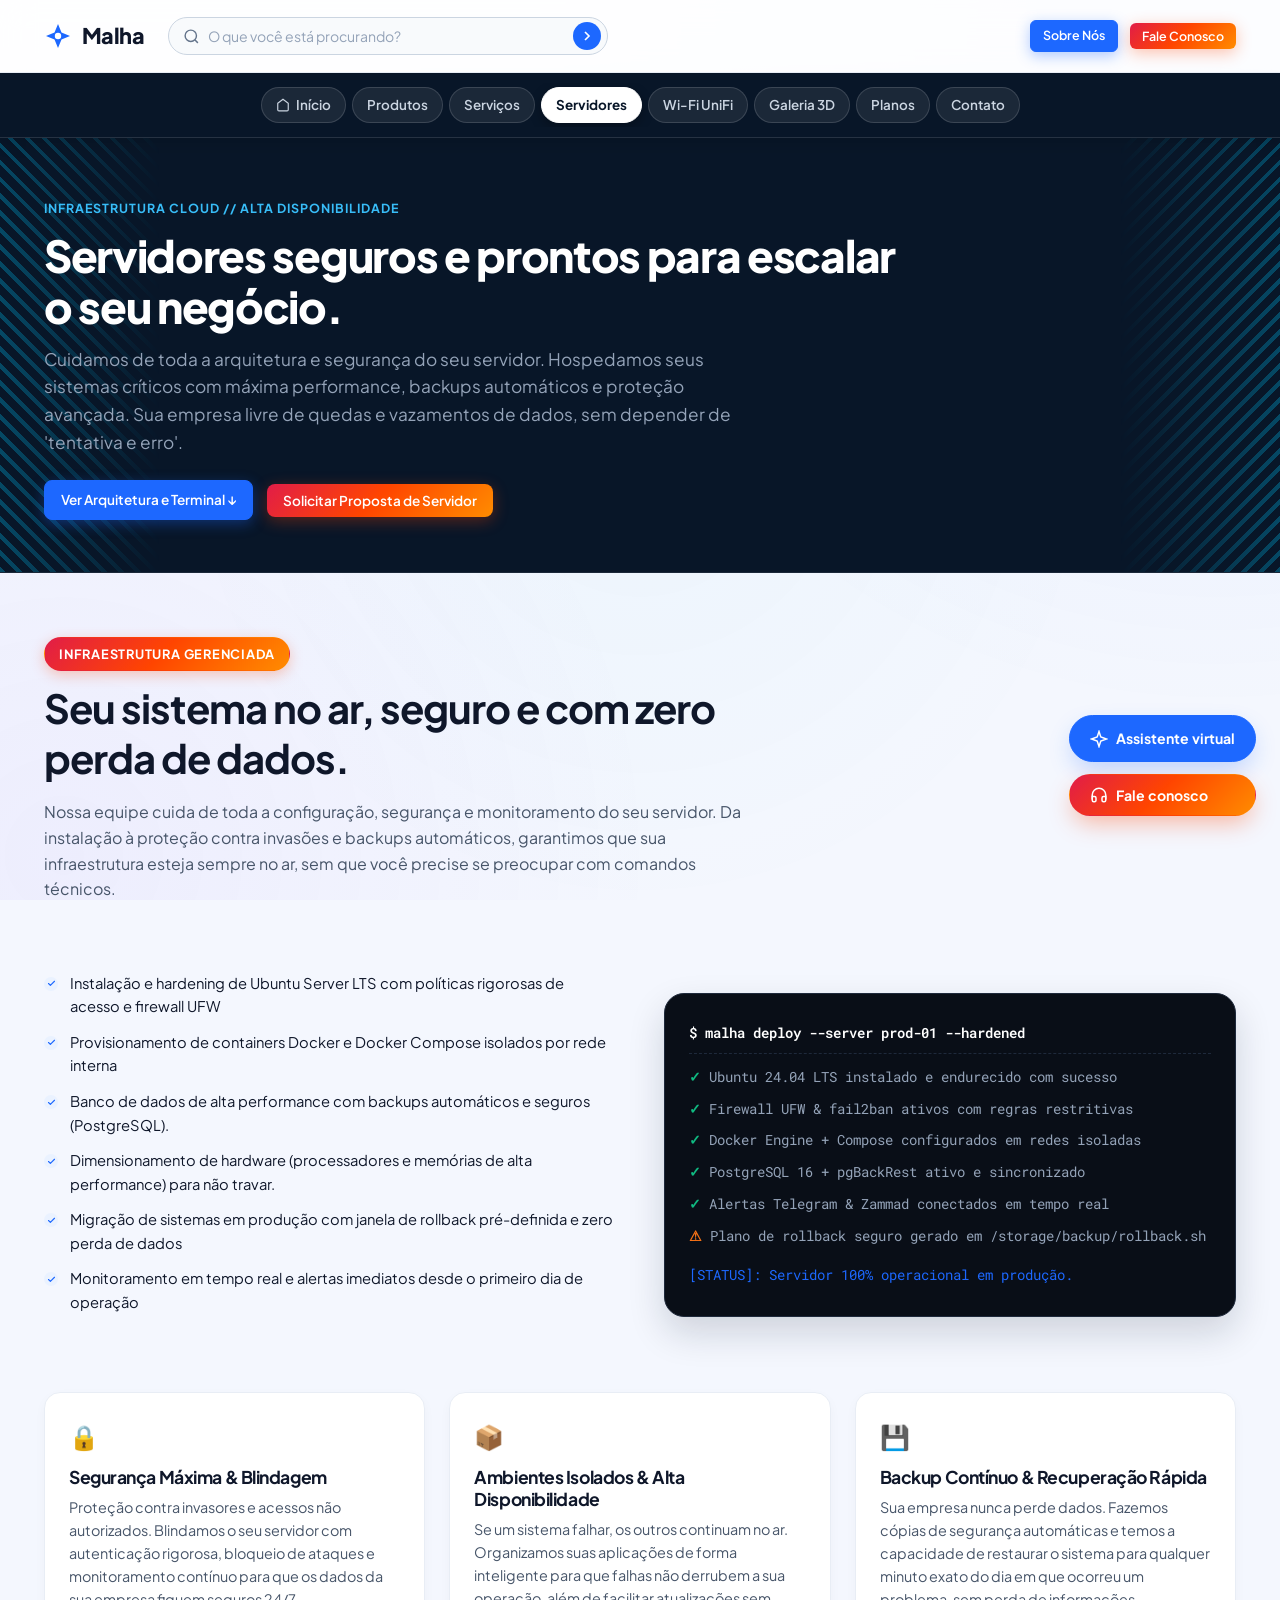
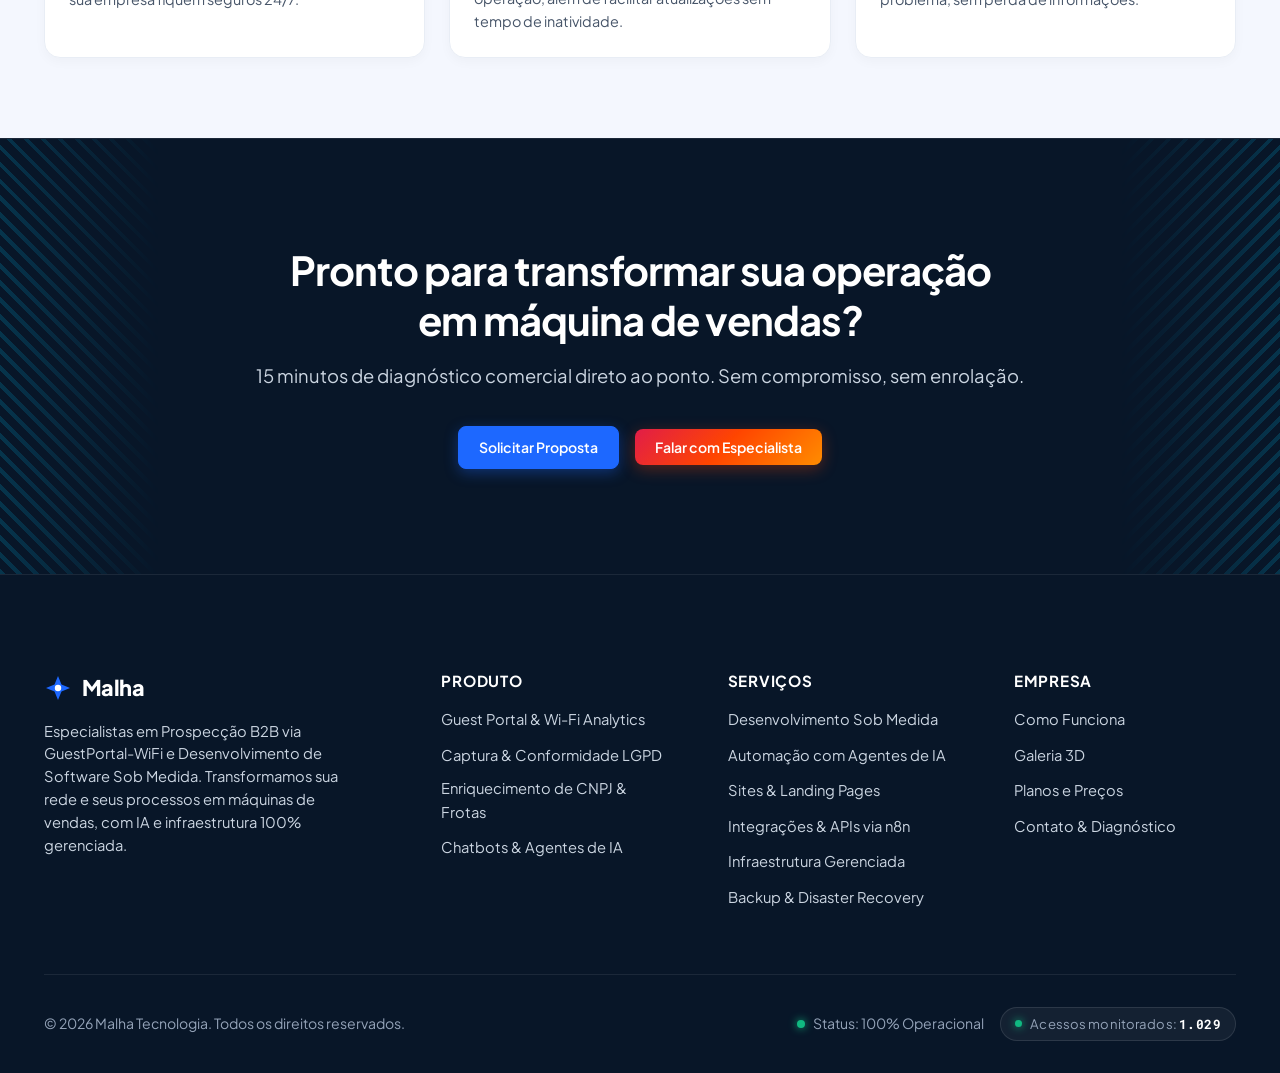
<file: servidores.html>
<!DOCTYPE html>
<html lang="pt-BR">
<head>
  <meta charset="UTF-8">
  <meta name="viewport" content="width=device-width, initial-scale=1.0">
  <meta name="description" content="Servidores Linux Malha — Instalação, hardening, Docker Compose, PostgreSQL com pgBackRest e monitoramento proativo para ambientes corporativos críticos.">
  <title>Servidores Linux & Infraestrutura — Malha Tecnologia</title>

  <!-- Pré-conexão de Fontes do Google -->
  <link rel="preconnect" href="https://fonts.googleapis.com">
  <link rel="preconnect" href="https://fonts.gstatic.com" crossorigin>
  <link href="https://fonts.googleapis.com/css2?family=Plus+Jakarta+Sans:wght@400;500;600;700;800&family=Roboto+Mono:wght@400;500;600&display=swap" rel="stylesheet">

  <!-- Folha de Estilos Modular -->
  <link rel="stylesheet" href="css/main.css?v=28">
  <!-- Favicon Oficial da Malha -->
  <link rel="icon" type="image/svg+xml" href="favicon.svg?v=28">
  <link rel="icon" type="image/png" sizes="32x32" href="favicon.png?v=28">
  <link rel="apple-touch-icon" sizes="180x180" href="favicon.png?v=28">
  <link rel="shortcut icon" href="favicon.ico?v=28">
</head>
<body>

  <!-- =========================================================================
       1. CABEÇALHO & NAVEGAÇÃO SUPERIOR
       ========================================================================= -->
  <header class="site-header">
    <div class="container site-nav">
      <div class="header-lado-esquerdo">
        <!-- Logotipo -->
        <a href="index.html" class="site-logo" aria-label="Malha - Página Inicial">
          <svg viewBox="0 0 28 28" fill="none" xmlns="http://www.w3.org/2000/svg">
            <path d="M14 2L17.5 10.5L26 14L17.5 17.5L14 26L10.5 17.5L2 14L10.5 10.5L14 2Z" fill="#1d68ff" />
            <circle cx="14" cy="14" r="3.2" fill="#ffffff" />
          </svg>
          <span>Malha</span>
        </a>

        <!-- Caixa de Pesquisa no Cabeçalho (Estilo Dell) -->
        <div class="header-busca-box">
          <svg class="header-busca-icone" viewBox="0 0 24 24" fill="none" stroke="currentColor" stroke-width="2">
            <circle cx="11" cy="11" r="8"></circle>
            <line x1="21" y1="21" x2="16.65" y2="16.65"></line>
          </svg>
          <input 
            type="text" 
            class="header-busca-input" 
            placeholder="O que você está procurando?" 
            aria-label="Buscar produtos, serviços e soluções da Malha"
          >
          <button type="button" class="header-busca-btn" aria-label="Pesquisar">
            <svg width="16" height="16" viewBox="0 0 24 24" fill="none" stroke="currentColor" stroke-width="2.5">
              <polyline points="9 18 15 12 9 6"></polyline>
            </svg>
          </button>
          <div class="header-busca-dropdown" style="display: none;"></div>
        </div>
      </div>

      <!-- Ações do Cabeçalho: Sobre Nós e Fale Conosco -->
      <div class="nav-acoes">
        <a href="sobre.html" class="btn btn-primary btn-sm header-btn-sobre">Sobre Nós</a>
        <button type="button" class="btn btn-primary btn-solar btn-sm btn-abrir-modal-diagnostico">Fale Conosco</button>
        <button class="botao-menu-mobile" aria-label="Abrir menu de navegação" aria-expanded="false">
          <svg class="icone-hamburguer" viewBox="0 0 24 24" fill="none" stroke="currentColor" stroke-width="2">
            <line x1="3" y1="6" x2="21" y2="6" stroke-linecap="round"></line>
            <line x1="3" y1="12" x2="21" y2="12" stroke-linecap="round"></line>
            <line x1="3" y1="18" x2="21" y2="18" stroke-linecap="round"></line>
          </svg>
        </button>
      </div>
    </div>
  </header>

  <!-- Gaveta do Menu Mobile -->
  <div class="menu-mobile-backdrop"></div>
  <aside class="menu-mobile-gaveta" aria-label="Menu móvel">
        <div style="display: flex; justify-content: space-between; align-items: center; padding: 4px 0 16px; border-bottom: 1px solid rgba(255, 255, 255, 0.08); margin-bottom: 16px;">
      <span style="font-size: 0.95rem; font-weight: 700; color: #ffffff;">Menu de Navegação</span>
      <button type="button" class="menu-mobile-fechar-btn" style="background: none; border: none; color: #ffffff; font-size: 1.4rem; cursor: pointer; padding: 4px 8px; line-height: 1;" aria-label="Fechar menu">✕</button>
    </div>
<ul class="menu-mobile-links">
      <li><a href="index.html">Início <span>→</span></a></li>
      <li><a href="produtos.html">Produtos & Guest Portal <span>→</span></a></li>
      <li><a href="servicos.html">Serviços de TI <span>→</span></a></li>
      <li><a href="servidores.html" style="color:var(--cor-primaria); font-weight:700;">Servidores Linux <span>→</span></a></li>
      <li><a href="wifi.html">Wi-Fi UniFi <span>→</span></a></li>
      <li><a href="galeria.html">Galeria 3D <span>→</span></a></li>
      <li><a href="planos.html">Planos <span>→</span></a></li>
      <li><a href="contato.html">Contato <span>→</span></a></li>
    </ul>
    <div>
      <button type="button" class="btn btn-primary btn-solar btn-abrir-modal-diagnostico" style="width: 100%;">Falar com a Malha</button>
      <p style="font-size: 0.8rem; text-align: center; margin-top: 16px; color: var(--cor-texto-mutado);">© 2026 Malha Tecnologia</p>
    </div>
  </aside>

  <!-- =========================================================================
       FAIXA SUPERIOR AZUL ESCURO ESTILO DELL COM GUIAS / PILLS DE NAVEGAÇÃO
       ========================================================================= -->
  <div class="nav-faixa-superior" aria-label="Navegação por categorias e soluções">
    <div class="container">
      <ul class="nav-faixa-pills">
        <li><a href="index.html" class="nav-pill"><svg width="14" height="14" viewBox="0 0 24 24" fill="none" stroke="currentColor" stroke-width="2"><path d="M3 9l9-7 9 7v11a2 2 0 01-2 2H5a2 2 0 01-2-2z"/></svg> Início</a></li>
        <li><a href="produtos.html" class="nav-pill">Produtos</a></li>
        <li><a href="servicos.html" class="nav-pill">Serviços</a></li>
        <li><a href="servidores.html" class="nav-pill active">Servidores</a></li>
        <li><a href="wifi.html" class="nav-pill">Wi-Fi UniFi</a></li>
        <li><a href="galeria.html" class="nav-pill">Galeria 3D</a></li>
        <li><a href="planos.html" class="nav-pill">Planos</a></li>
        <li><a href="contato.html" class="nav-pill">Contato</a></li>
      </ul>
    </div>
  </div>

  <main>
    <!-- =========================================================================
         BANNER HERO DE CATEGORIA ESTILO DELL (DARK NAVY)
         ========================================================================= -->
    <section class="secao-banner-dell">
      <div class="container">
        <div class="banner-dell-conteudo">
          <span class="banner-dell-tag">INFRAESTRUTURA CLOUD // ALTA DISPONIBILIDADE</span>
          <h1 class="banner-dell-titulo">Servidores seguros e prontos para escalar o seu negócio.</h1>
          <p class="banner-dell-subtitulo">
            Cuidamos de toda a arquitetura e segurança do seu servidor. Hospedamos seus sistemas críticos com máxima performance, backups automáticos e proteção avançada. Sua empresa livre de quedas e vazamentos de dados, sem depender de 'tentativa e erro'.
          </p>
          <div class="banner-dell-acoes">
            <a href="#detalhes-servidores" class="btn btn-primary">Ver Arquitetura e Terminal ↓</a>
            <button type="button" class="btn btn-primary btn-solar btn-abrir-modal-diagnostico">Solicitar Proposta de Servidor</button>
          </div>
        </div>
      </div>
    </section>

    <!-- =========================================================================
         CONTEÚDO EXCLUSIVO DE SERVIDORES LINUX
         ========================================================================= -->
    <section id="detalhes-servidores" style="padding: 64px 0 80px;">
      <div class="container">
        <div class="secao-topo">
          <span class="secao-tag secao-tag-solar">INFRAESTRUTURA GERENCIADA</span>
          <h2>Seu sistema no ar, seguro e com zero perda de dados.</h2>
          <p>Nossa equipe cuida de toda a configuração, segurança e monitoramento do seu servidor. Da instalação à proteção contra invasões e backups automáticos, garantimos que sua infraestrutura esteja sempre no ar, sem que você precise se preocupar com comandos técnicos.</p>
        </div>

        <div class="split-grid">
          <ul class="feature-list" style="font-size: 1rem;">
            <li>Instalação e hardening de Ubuntu Server LTS com políticas rigorosas de acesso e firewall UFW</li>
            <li>Provisionamento de containers Docker e Docker Compose isolados por rede interna</li>
            <li>Banco de dados de alta performance com backups automáticos e seguros (PostgreSQL).</li>
            <li>Dimensionamento de hardware (processadores e memórias de alta performance) para não travar.</li>
            <li>Migração de sistemas em produção com janela de rollback pré-definida e zero perda de dados</li>
            <li>Monitoramento em tempo real e alertas imediatos desde o primeiro dia de operação</li>
          </ul>

          <div class="terminal-log" aria-label="Terminal de implantação de servidor">
            <div class="line prompt mono">$ malha deploy --server prod-01 --hardened</div>
            <div class="line"><span class="ok">✓</span> Ubuntu 24.04 LTS instalado e endurecido com sucesso</div>
            <div class="line"><span class="ok">✓</span> Firewall UFW & fail2ban ativos com regras restritivas</div>
            <div class="line"><span class="ok">✓</span> Docker Engine + Compose configurados em redes isoladas</div>
            <div class="line"><span class="ok">✓</span> PostgreSQL 16 + pgBackRest ativo e sincronizado</div>
            <div class="line"><span class="ok">✓</span> Alertas Telegram & Zammad conectados em tempo real</div>
            <div class="line"><span class="warn">⚠</span> Plano de rollback seguro gerado em /storage/backup/rollback.sh</div>
            <div class="line mono" style="color:var(--cor-destaque-ciano); margin-top:8px;">[STATUS]: Servidor 100% operacional em produção.</div>
          </div>
        </div>

        <!-- Cards Complementares de Infraestrutura -->
        <div style="display: grid; grid-template-columns: repeat(auto-fit, minmax(280px, 1fr)); gap: 24px; margin-top: 48px;">
          <div style="background:#ffffff; border:1px solid var(--cor-borda); border-radius:16px; padding:24px; box-shadow:0 4px 12px rgba(0,0,0,0.03);">
            <div style="font-size:1.5rem; margin-bottom:10px;">🔒</div>
            <h4 style="font-size:1.1rem; font-weight:700; margin-bottom:8px;">Segurança Máxima & Blindagem</h4>
            <p style="font-size:0.9rem; color:var(--cor-texto-secundario); line-height:1.6;">
              Proteção contra invasores e acessos não autorizados. Blindamos o seu servidor com autenticação rigorosa, bloqueio de ataques e monitoramento contínuo para que os dados da sua empresa fiquem seguros 24/7.
            </p>
          </div>

          <div style="background:#ffffff; border:1px solid var(--cor-borda); border-radius:16px; padding:24px; box-shadow:0 4px 12px rgba(0,0,0,0.03);">
            <div style="font-size:1.5rem; margin-bottom:10px;">📦</div>
            <h4 style="font-size:1.1rem; font-weight:700; margin-bottom:8px;">Ambientes Isolados & Alta Disponibilidade</h4>
            <p style="font-size:0.9rem; color:var(--cor-texto-secundario); line-height:1.6;">
              Se um sistema falhar, os outros continuam no ar. Organizamos suas aplicações de forma inteligente para que falhas não derrubem a sua operação, além de facilitar atualizações sem tempo de inatividade.
            </p>
          </div>

          <div style="background:#ffffff; border:1px solid var(--cor-borda); border-radius:16px; padding:24px; box-shadow:0 4px 12px rgba(0,0,0,0.03);">
            <div style="font-size:1.5rem; margin-bottom:10px;">💾</div>
            <h4 style="font-size:1.1rem; font-weight:700; margin-bottom:8px;">Backup Contínuo & Recuperação Rápida</h4>
            <p style="font-size:0.9rem; color:var(--cor-texto-secundario); line-height:1.6;">
              Sua empresa nunca perde dados. Fazemos cópias de segurança automáticas e temos a capacidade de restaurar o sistema para qualquer minuto exato do dia em que ocorreu um problema, sem perda de informações.
            </p>
          </div>
        </div>
      </div>
    </section>

        <!-- =========================================================================
         CHAMADA FINAL PARA DIAGNÓSTICO (DARK NAVY THEME)
         ========================================================================= -->
    <section class="final-cta" id="contato" style="background-color: #081628 !important; color: #ffffff !important; border-top: 1px solid rgba(255, 255, 255, 0.08) !important;">
      <div class="container">
        <h2 style="color: #ffffff !important;">Pronto para transformar sua operação em máquina de vendas?</h2>
        <p style="color: #cbd5e1 !important;">15 minutos de diagnóstico comercial direto ao ponto. Sem compromisso, sem enrolação.</p>
        <div class="final-ctas" style="display: flex; justify-content: center; align-items: center; gap: 16px; flex-wrap: wrap;">
          <a href="mailto:contato@malha.dev.br" class="btn btn-primary btn-lg">
            Solicitar Proposta
          </a>
          <button type="button" class="btn btn-primary btn-solar btn-lg btn-abrir-modal-diagnostico">
            Falar com Especialista
          </button>
        </div>
      </div>
    </section>
  </main>

  <!-- =========================================================================
       BOTÕES FLUTUANTES DE AÇÃO RÁPIDA (DELL STYLE)
       ========================================================================= -->
  <aside class="botoes-flutuantes" aria-label="Ações rápidas flutuantes">
    <a href="index.html#assistente" class="btn-flutuante destaque-dell-ai">
      <svg width="18" height="18" viewBox="0 0 24 24" fill="none" stroke="currentColor" stroke-width="2">
        <path d="M12 2l2.4 7.2L22 12l-7.6 2.8L12 22l-2.4-7.2L2 12l7.6-2.8z"/>
      </svg>
      <span>Assistente virtual</span>
    </a>
    <button type="button" class="btn-flutuante destaque-dell-blue btn-abrir-modal-diagnostico" aria-label="Fale conosco">
      <svg width="18" height="18" viewBox="0 0 24 24" fill="none" stroke="currentColor" stroke-width="2">
        <path d="M3 18v-6a9 9 0 0118 0v6"/>
        <path d="M21 19a2 2 0 01-2 2h-1a2 2 0 01-2-2v-3a2 2 0 012-2h3zM3 19a2 2 0 002 2h1a2 2 0 002-2v-3a2 2 0 00-2-2H3z"/>
      </svg>
      <span>Fale conosco</span>
    </button>
  </aside>

    <!-- =========================================================================
       RODAPÉ DA PÁGINA (DARK NAVY THEME)
       ========================================================================= -->
  <footer class="site-footer" style="background-color: #081628 !important; color: #ffffff !important; border-top: 1px solid rgba(255, 255, 255, 0.08) !important;">
    <div class="container">
      <div class="footer-grid">
        <div class="footer-col">
          <div class="site-logo" style="margin-bottom: 14px;">
            <svg viewBox="0 0 28 28" fill="none" xmlns="http://www.w3.org/2000/svg">
              <path d="M14 2L17.5 10.5L26 14L17.5 17.5L14 26L10.5 17.5L2 14L10.5 10.5L14 2Z" fill="#1d68ff" />
              <circle cx="14" cy="14" r="3.2" fill="#ffffff" />
            </svg>
            <span style="color: #ffffff !important;">Malha</span>
          </div>
          <p style="font-size: 0.92rem; max-width: 320px; color: #cbd5e1 !important; line-height: 1.55;">
            Especialistas em Prospecção B2B via GuestPortal-WiFi e Desenvolvimento de Software Sob Medida. Transformamos sua rede e seus processos em máquinas de vendas, com IA e infraestrutura 100% gerenciada.
          </p>
        </div>

        <div class="footer-col">
          <h4 style="color: #ffffff !important;">Produto</h4>
          <ul>
            <li><a href="produtos.html" style="color: #cbd5e1;">Guest Portal & Wi-Fi Analytics</a></li>
            <li><a href="produtos.html#fluxo-guestportal" style="color: #cbd5e1;">Captura & Conformidade LGPD</a></li>
            <li><a href="produtos.html#fluxo-guestportal" style="color: #cbd5e1;">Enriquecimento de CNPJ & Frotas</a></li>
            <li><a href="servicos.html" style="color: #cbd5e1;">Chatbots & Agentes de IA</a></li>
          </ul>
        </div>

        <div class="footer-col">
          <h4 style="color: #ffffff !important;">Serviços</h4>
          <ul>
            <li><a href="servicos.html" style="color: #cbd5e1;">Desenvolvimento Sob Medida</a></li>
            <li><a href="servicos.html" style="color: #cbd5e1;">Automação com Agentes de IA</a></li>
            <li><a href="servicos.html" style="color: #cbd5e1;">Sites & Landing Pages</a></li>
            <li><a href="servicos.html" style="color: #cbd5e1;">Integrações & APIs via n8n</a></li>
            <li><a href="servidores.html" style="color: #cbd5e1;">Infraestrutura Gerenciada</a></li>
            <li><a href="servicos.html" style="color: #cbd5e1;">Backup & Disaster Recovery</a></li>
          </ul>
        </div>

        <div class="footer-col">
          <h4 style="color: #ffffff !important;">Empresa</h4>
          <ul>
            <li><a href="index.html#assistente" style="color: #cbd5e1;">Como Funciona</a></li>
            <li><a href="galeria.html" style="color: #cbd5e1;">Galeria 3D</a></li>
            <li><a href="planos.html" style="color: #cbd5e1;">Planos e Preços</a></li>
            <li><a href="contato.html" style="color: #cbd5e1;">Contato & Diagnóstico</a></li>
          </ul>
        </div>
      </div>

      <div class="footer-bottom" style="border-top: 1px solid rgba(255, 255, 255, 0.08) !important; color: #94a3b8 !important;">
        <span>© 2026 Malha Tecnologia. Todos os direitos reservados.</span>
        <div style="display: flex; align-items: center; gap: 16px; flex-wrap: wrap;">
          <span style="display: inline-flex; align-items: center; gap: 8px;">
          <span style="display: inline-block; width: 8px; height: 8px; border-radius: 50%; background-color: #10b981; box-shadow: 0 0 8px #10b981;"></span>
          Status: 100% Operacional
        </span>
        <div class="selo-contador-visitas" title="Contador de acessos monitorados em tempo real">
          <span class="ponto-ativo"></span>
          <span>Acessos monitorados: <strong class="contador-visitas-numero">1.000</strong></span>
        </div>
        </div>
      </div>
    </div>
  </footer>

  <!-- =========================================================================
       MODAL DE DIAGNÓSTICO TÉCNICO
       ========================================================================= -->
  <div class="modal-diagnostico-backdrop" id="modal-diagnostico" aria-hidden="true" role="dialog" aria-modal="true" aria-labelledby="modal-titulo">
    <div class="modal-diagnostico-conteudo">
      <button type="button" class="modal-btn-fechar" id="modal-fechar-btn" aria-label="Fechar janela de diagnóstico">✕</button>

      <div class="modal-cabecalho">
        <span class="modal-badge-topo">Avaliação Técnica Gratuita · 15 Minutos</span>
        <h3 id="modal-titulo" class="modal-titulo">Agendar Diagnóstico de Servidor</h3>
        <p class="modal-subtitulo">
          Avaliação técnica direta ao ponto. Identificamos gargalos no seu hardware, riscos de segurança e oportunidades de automação com Linux.
        </p>
      </div>

      <div class="form-mensagem-erro" id="diagnostico-erro" role="alert"></div>

      <form id="form-diagnostico" action="https://formsubmit.co/contato@malha.dev.br" method="POST" target="iframe-envio-silencioso" novalidate>
        <input type="hidden" name="_subject" value="Novo Agendamento de Diagnostico Tecnico - Malha">
        <input type="hidden" name="_template" value="table">
        <input type="hidden" name="_captcha" value="false">

        <div class="form-grupo">
          <label for="diagnostico-nome" class="form-label">Seu Nome Completo *</label>
          <input type="text" id="diagnostico-nome" name="Nome" class="form-input" placeholder="Ex: Carlos Silva" required autocomplete="name">
        </div>

        <div class="form-dica-contato">
          <svg width="20" height="20" viewBox="0 0 24 24" fill="none" stroke="currentColor" stroke-width="2" style="flex-shrink:0;">
            <circle cx="12" cy="12" r="10"></circle>
            <line x1="12" y1="16" x2="12" y2="12"></line>
            <line x1="12" y1="8" x2="12.01" y2="8"></line>
          </svg>
          <span>Pelo menos <strong>um meio de contato</strong> (E-mail ou Telefone/WhatsApp) deve ser preenchido.</span>
        </div>

        <div class="form-grupo">
          <label for="diagnostico-email" class="form-label">E-mail <span class="opcional">(obrigatório se não preencher telefone)</span></label>
          <input type="email" id="diagnostico-email" name="Email" class="form-input" placeholder="exemplo@suaempresa.com.br" autocomplete="email">
        </div>

        <div class="form-grupo">
          <label for="diagnostico-telefone" class="form-label">Telefone / WhatsApp <span class="opcional">(obrigatório se não preencher e-mail)</span></label>
          <input type="tel" id="diagnostico-telefone" name="Telefone_WhatsApp" class="form-input" placeholder="(11) 99999-9999" autocomplete="tel">
        </div>

        <div class="form-grupo">
          <label for="diagnostico-mensagem" class="form-label">Informações Adicionais <span class="opcional">(opcional)</span></label>
          <textarea id="diagnostico-mensagem" name="Mensagem_Observacoes" class="form-textarea" rows="3" placeholder="Quantidade de servidores, sistemas utilizados ou principal desafio de infraestrutura..."></textarea>
        </div>

        <button type="submit" class="btn btn-primary btn-solar btn-lg" style="width: 100%; margin-top: 8px;">
          Confirmar Agendamento de Diagnóstico
          <svg width="18" height="18" viewBox="0 0 24 24" fill="none" stroke="currentColor" stroke-width="2"><path d="M5 12h14M12 5l7 7-7 7"/></svg>
        </button>
      </form>

      <iframe name="iframe-envio-silencioso" id="iframe-envio-silencioso" style="display:none; width:0; height:0; border:none;"></iframe>

      <div class="form-mensagem-sucesso" id="diagnostico-sucesso">
        <div style="font-size: 2.5rem; margin-bottom: 8px; color: var(--cor-destaque-verde);">✓</div>
        <h4>Diagnóstico Solicitado com Sucesso!</h4>
        <p>Recebemos suas informações. Os dados foram salvos no registro e enviados para nossa equipe técnica em <strong>contato@malha.dev.br</strong>.</p>
        <div style="display: flex; flex-direction: column; gap: 10px; margin-top: 18px;">
          <a href="#" id="diagnostico-link-email-contingencia" class="btn btn-secondary" style="font-size: 0.88rem;">
            ✉️ Enviar cópia pelo meu aplicativo de E-mail
          </a>
          <button type="button" class="btn btn-primary" id="diagnostico-fechar-sucesso" style="width: 100%;">
            Concluir e Fechar
          </button>
        </div>
      </div>
    </div>
  </div>

  <!-- Scripts Interativos -->
  <script src="js/main.js?v=28"></script>
</body>
</html>
</file>
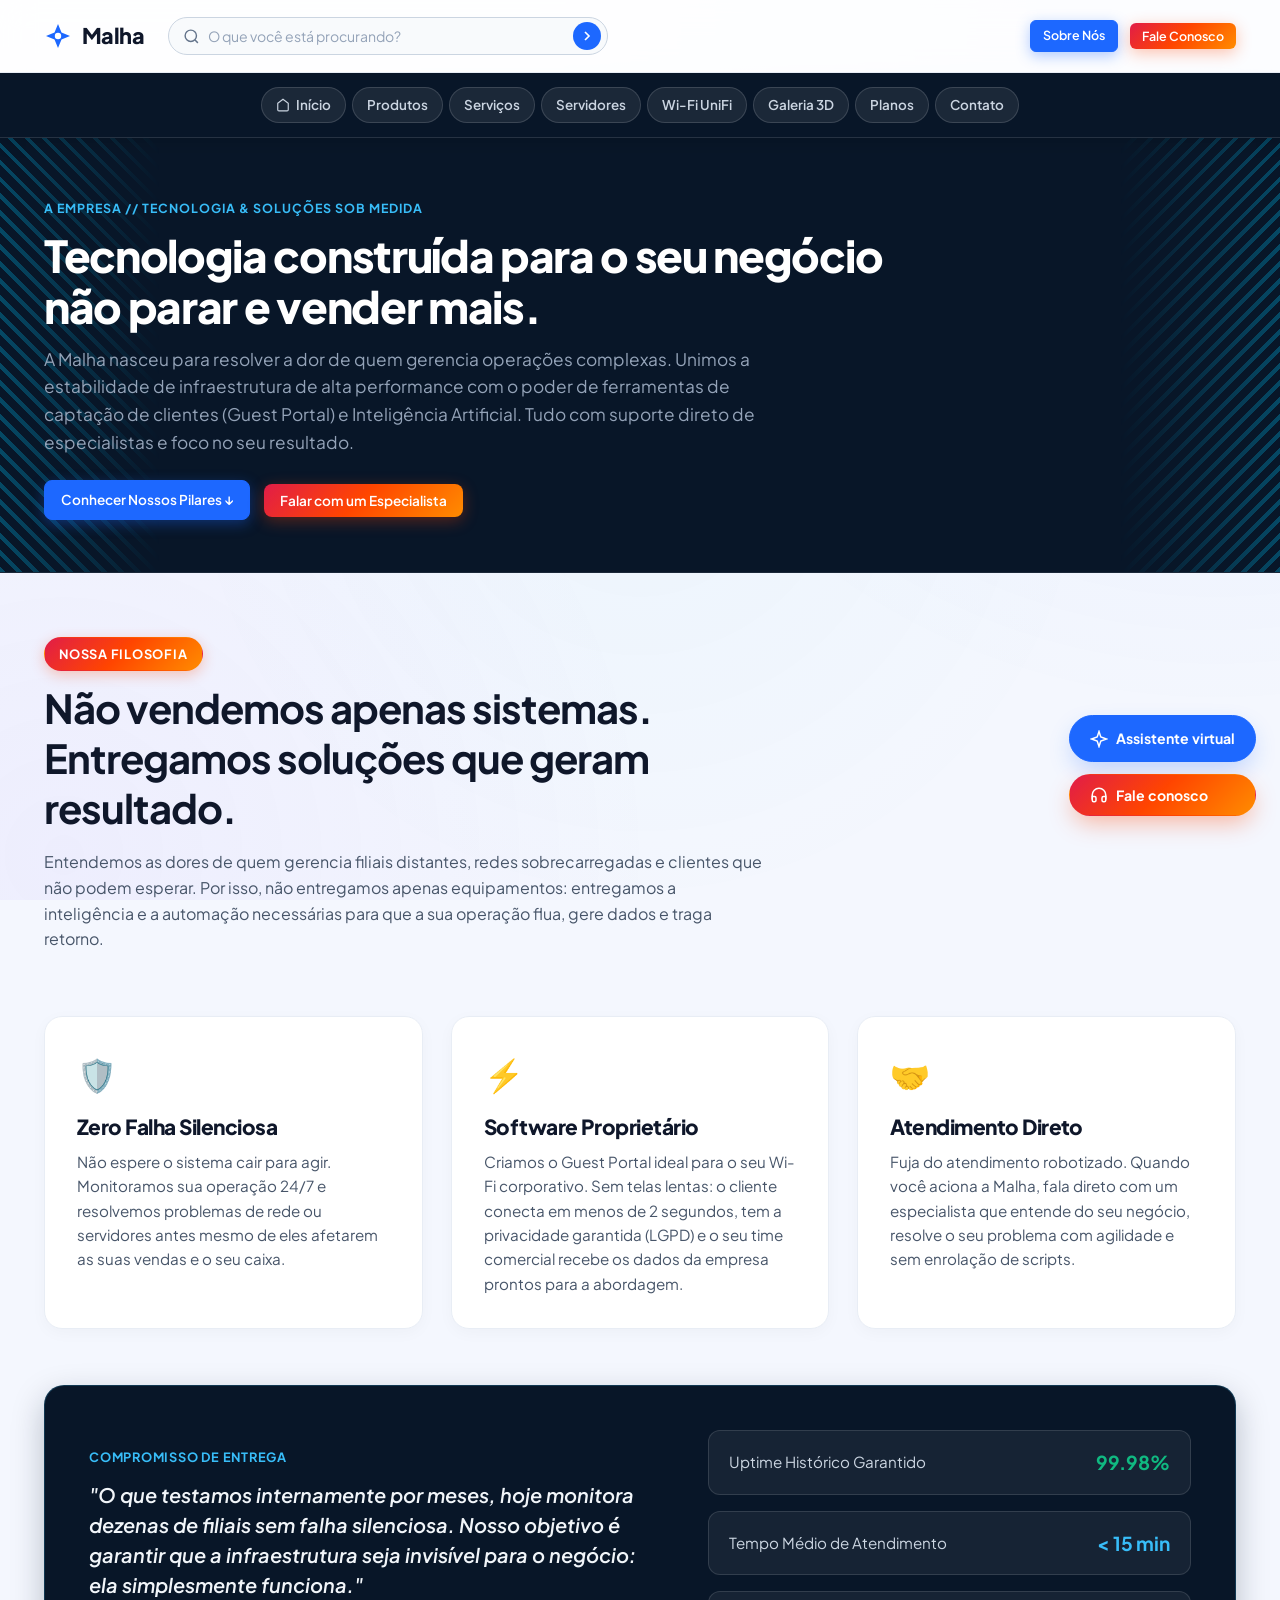
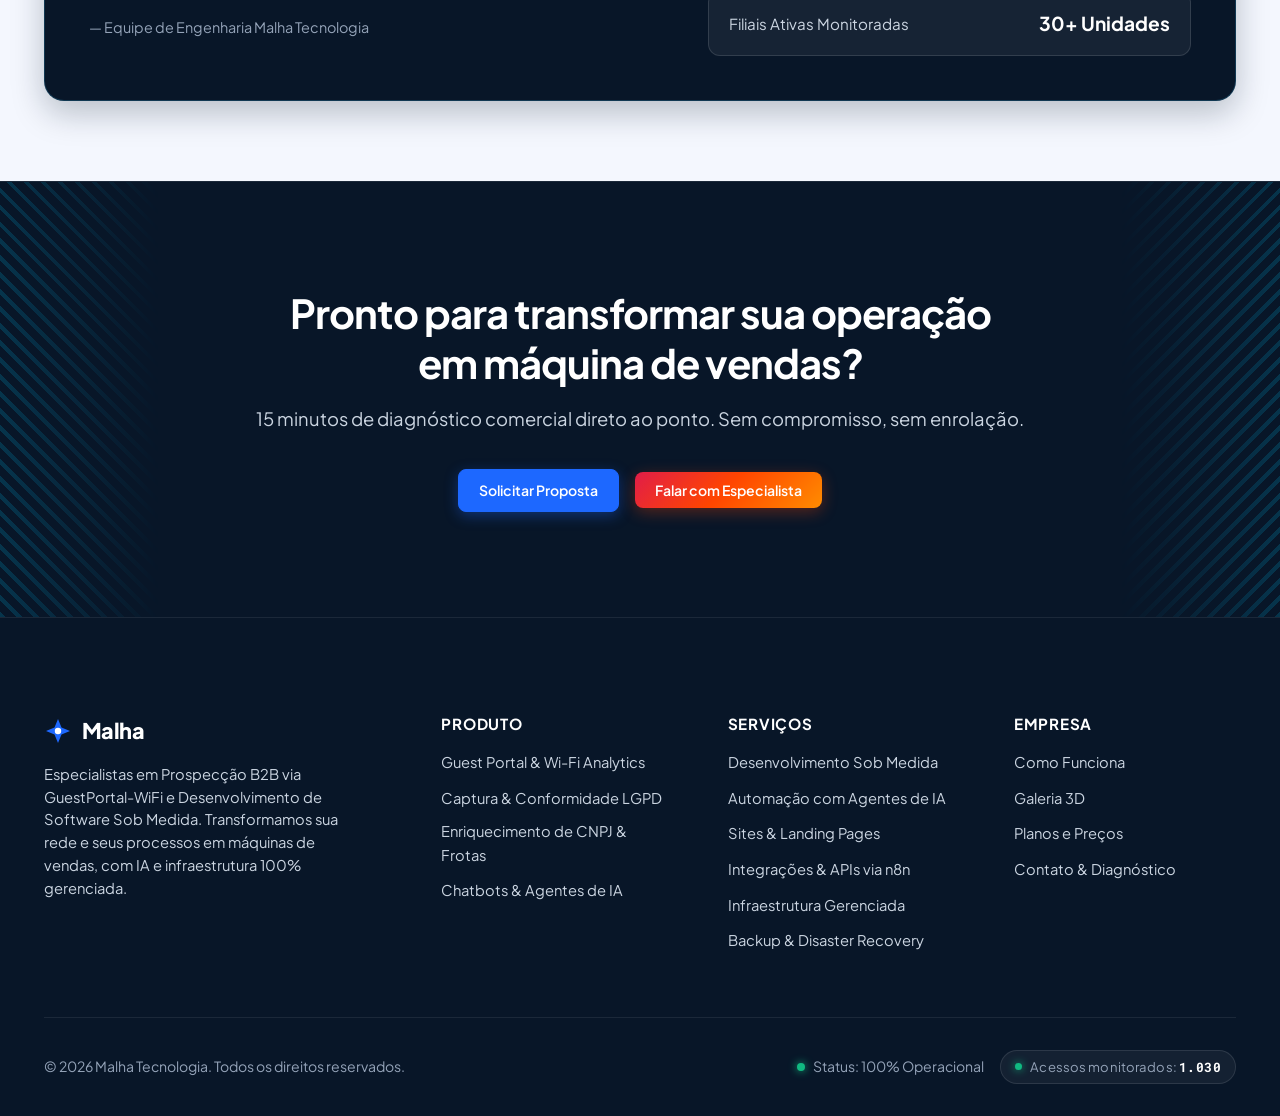
<file: sobre.html>
<!DOCTYPE html>
<html lang="pt-BR">
<head>
  <meta charset="UTF-8">
  <meta name="viewport" content="width=device-width, initial-scale=1.0">
  <meta name="description" content="Sobre a Malha Tecnologia — Engenharia de redes corporativas, monitoramento em tempo real, inteligência de dados Wi-Fi e estabilidade de infraestrutura para operações distribuídas.">
  <title>Sobre Nós — Malha Tecnologia</title>

  <!-- Pré-conexão de Fontes do Google -->
  <link rel="preconnect" href="https://fonts.googleapis.com">
  <link rel="preconnect" href="https://fonts.gstatic.com" crossorigin>
  <link href="https://fonts.googleapis.com/css2?family=Plus+Jakarta+Sans:wght@400;500;600;700;800&family=Roboto+Mono:wght@400;500;600&display=swap" rel="stylesheet">

  <!-- Folha de Estilos Modular -->
  <link rel="stylesheet" href="css/main.css?v=28">
  <!-- Favicon Oficial da Malha -->
  <link rel="icon" type="image/svg+xml" href="favicon.svg?v=28">
  <link rel="icon" type="image/png" sizes="32x32" href="favicon.png?v=28">
  <link rel="apple-touch-icon" sizes="180x180" href="favicon.png?v=28">
  <link rel="shortcut icon" href="favicon.ico?v=28">
</head>
<body>

  <!-- =========================================================================
       1. CABEÇALHO & NAVEGAÇÃO SUPERIOR
       ========================================================================= -->
  <header class="site-header">
    <div class="container site-nav">
      <div class="header-lado-esquerdo">
        <!-- Logotipo -->
        <a href="index.html" class="site-logo" aria-label="Malha - Página Inicial">
          <svg viewBox="0 0 28 28" fill="none" xmlns="http://www.w3.org/2000/svg">
            <path d="M14 2L17.5 10.5L26 14L17.5 17.5L14 26L10.5 17.5L2 14L10.5 10.5L14 2Z" fill="#1d68ff" />
            <circle cx="14" cy="14" r="3.2" fill="#ffffff" />
          </svg>
          <span>Malha</span>
        </a>

        <!-- Caixa de Pesquisa no Cabeçalho (Estilo Dell) -->
        <div class="header-busca-box">
          <svg class="header-busca-icone" viewBox="0 0 24 24" fill="none" stroke="currentColor" stroke-width="2">
            <circle cx="11" cy="11" r="8"></circle>
            <line x1="21" y1="21" x2="16.65" y2="16.65"></line>
          </svg>
          <input 
            type="text" 
            class="header-busca-input" 
            placeholder="O que você está procurando?" 
            aria-label="Buscar produtos, serviços e soluções da Malha"
          >
          <button type="button" class="header-busca-btn" aria-label="Pesquisar">
            <svg width="16" height="16" viewBox="0 0 24 24" fill="none" stroke="currentColor" stroke-width="2.5">
              <polyline points="9 18 15 12 9 6"></polyline>
            </svg>
          </button>
          <div class="header-busca-dropdown" style="display: none;"></div>
        </div>
      </div>

      <!-- Ações do Cabeçalho: Sobre Nós e Fale Conosco -->
      <div class="nav-acoes">
        <a href="sobre.html" class="btn btn-primary btn-sm header-btn-sobre">Sobre Nós</a>
        <button type="button" class="btn btn-primary btn-solar btn-sm btn-abrir-modal-diagnostico">Fale Conosco</button>
        <button class="botao-menu-mobile" aria-label="Abrir menu de navegação" aria-expanded="false">
          <svg class="icone-hamburguer" viewBox="0 0 24 24" fill="none" stroke="currentColor" stroke-width="2">
            <line x1="3" y1="6" x2="21" y2="6" stroke-linecap="round"></line>
            <line x1="3" y1="12" x2="21" y2="12" stroke-linecap="round"></line>
            <line x1="3" y1="18" x2="21" y2="18" stroke-linecap="round"></line>
          </svg>
        </button>
      </div>
    </div>
  </header>

  <!-- Gaveta do Menu Mobile -->
  <div class="menu-mobile-backdrop"></div>
  <aside class="menu-mobile-gaveta" aria-label="Menu móvel">
        <div style="display: flex; justify-content: space-between; align-items: center; padding: 4px 0 16px; border-bottom: 1px solid rgba(255, 255, 255, 0.08); margin-bottom: 16px;">
      <span style="font-size: 0.95rem; font-weight: 700; color: #ffffff;">Menu de Navegação</span>
      <button type="button" class="menu-mobile-fechar-btn" style="background: none; border: none; color: #ffffff; font-size: 1.4rem; cursor: pointer; padding: 4px 8px; line-height: 1;" aria-label="Fechar menu">✕</button>
    </div>
<ul class="menu-mobile-links">
      <li><a href="index.html">Início <span>→</span></a></li>
      <li><a href="produtos.html">Produtos & Guest Portal <span>→</span></a></li>
      <li><a href="servicos.html">Serviços de TI <span>→</span></a></li>
      <li><a href="servidores.html">Servidores Linux <span>→</span></a></li>
      <li><a href="wifi.html">Wi-Fi UniFi <span>→</span></a></li>
      <li><a href="galeria.html">Galeria 3D <span>→</span></a></li>
      <li><a href="planos.html">Planos <span>→</span></a></li>
      <li><a href="sobre.html" style="color:var(--cor-primaria); font-weight:700;">Sobre Nós <span>→</span></a></li>
      <li><a href="contato.html">Contato <span>→</span></a></li>
    </ul>
    <div>
      <button type="button" class="btn btn-primary btn-solar btn-abrir-modal-diagnostico" style="width: 100%;">Falar com a Malha</button>
      <p style="font-size: 0.8rem; text-align: center; margin-top: 16px; color: var(--cor-texto-mutado);">© 2026 Malha Tecnologia</p>
    </div>
  </aside>

  <!-- =========================================================================
       FAIXA SUPERIOR AZUL ESCURO ESTILO DELL COM GUIAS / PILLS DE NAVEGAÇÃO
       ========================================================================= -->
  <div class="nav-faixa-superior" aria-label="Navegação por categorias e soluções">
    <div class="container">
      <ul class="nav-faixa-pills">
        <li><a href="index.html" class="nav-pill"><svg width="14" height="14" viewBox="0 0 24 24" fill="none" stroke="currentColor" stroke-width="2"><path d="M3 9l9-7 9 7v11a2 2 0 01-2 2H5a2 2 0 01-2-2z"/></svg> Início</a></li>
        <li><a href="produtos.html" class="nav-pill">Produtos</a></li>
        <li><a href="servicos.html" class="nav-pill">Serviços</a></li>
        <li><a href="servidores.html" class="nav-pill">Servidores</a></li>
        <li><a href="wifi.html" class="nav-pill">Wi-Fi UniFi</a></li>
        <li><a href="galeria.html" class="nav-pill">Galeria 3D</a></li>
        <li><a href="planos.html" class="nav-pill">Planos</a></li>
        <li><a href="contato.html" class="nav-pill">Contato</a></li>
      </ul>
    </div>
  </div>

  <main>
    <!-- =========================================================================
         BANNER HERO DE CATEGORIA ESTILO DELL (DARK NAVY)
         ========================================================================= -->
    <section class="secao-banner-dell">
      <div class="container">
        <div class="banner-dell-conteudo">
          <span class="banner-dell-tag">A EMPRESA // TECNOLOGIA & SOLUÇÕES SOB MEDIDA</span>
          <h1 class="banner-dell-titulo">Tecnologia construída para o seu negócio não parar e vender mais.</h1>
          <p class="banner-dell-subtitulo">
            A Malha nasceu para resolver a dor de quem gerencia operações complexas. Unimos a estabilidade de infraestrutura de alta performance com o poder de ferramentas de captação de clientes (Guest Portal) e Inteligência Artificial. Tudo com suporte direto de especialistas e foco no seu resultado.
          </p>
          <div class="banner-dell-acoes">
            <a href="#pilares" class="btn btn-primary">Conhecer Nossos Pilares ↓</a>
            <button type="button" class="btn btn-primary btn-solar btn-abrir-modal-diagnostico">Falar com um Especialista</button>
          </div>
        </div>
      </div>
    </section>

    <!-- =========================================================================
         CONTEÚDO SOBRE A MALHA: PILARES & METODOLOGIA
         ========================================================================= -->
    <section id="pilares" style="padding: 64px 0 80px;">
      <div class="container">
        <div class="secao-topo">
          <span class="secao-tag secao-tag-solar">Nossa Filosofia</span>
          <h2>Não vendemos apenas sistemas.<br>Entregamos soluções que geram resultado.</h2>
          <p>Entendemos as dores de quem gerencia filiais distantes, redes sobrecarregadas e clientes que não podem esperar. Por isso, não entregamos apenas equipamentos: entregamos a inteligência e a automação necessárias para que a sua operação flua, gere dados e traga retorno.</p>
        </div>

        <div class="sobre-pilares-grid">
          
          <div class="sobre-pilar-card">
            <div style="font-size:2rem; margin-bottom:14px;">🛡️</div>
            <h3 style="font-size:1.3rem; font-weight:800; margin-bottom:10px;">Zero Falha Silenciosa</h3>
            <p style="font-size:0.95rem; color:var(--cor-texto-secundario); line-height:1.6;">
              Não espere o sistema cair para agir. Monitoramos sua operação 24/7 e resolvemos problemas de rede ou servidores antes mesmo de eles afetarem as suas vendas e o seu caixa.
            </p>
          </div>

          <div class="sobre-pilar-card">
            <div style="font-size:2rem; margin-bottom:14px;">⚡</div>
            <h3 style="font-size:1.3rem; font-weight:800; margin-bottom:10px;">Software Proprietário</h3>
            <p style="font-size:0.95rem; color:var(--cor-texto-secundario); line-height:1.6;">
              Criamos o Guest Portal ideal para o seu Wi-Fi corporativo. Sem telas lentas: o cliente conecta em menos de 2 segundos, tem a privacidade garantida (LGPD) e o seu time comercial recebe os dados da empresa prontos para a abordagem.
            </p>
          </div>

          <div class="sobre-pilar-card">
            <div style="font-size:2rem; margin-bottom:14px;">🤝</div>
            <h3 style="font-size:1.3rem; font-weight:800; margin-bottom:10px;">Atendimento Direto</h3>
            <p style="font-size:0.95rem; color:var(--cor-texto-secundario); line-height:1.6;">
              Fuja do atendimento robotizado. Quando você aciona a Malha, fala direto com um especialista que entende do seu negócio, resolve o seu problema com agilidade e sem enrolação de scripts.
            </p>
          </div>

        </div>

        <!-- Bloco de Depoimento & Prova Real -->
        <div class="sobre-compromisso-card">
          <div>
            <span class="sobre-compromisso-tag">Compromisso de Entrega</span>
            <blockquote class="sobre-compromisso-quote">
              "O que testamos internamente por meses, hoje monitora dezenas de filiais sem falha silenciosa. Nosso objetivo é garantir que a infraestrutura seja invisível para o negócio: ela simplesmente funciona."
            </blockquote>
            <div class="sobre-compromisso-autor">— Equipe de Engenharia Malha Tecnologia</div>
          </div>

          <div class="sobre-compromisso-metricas">
            <div class="sobre-metrica-item">
              <span class="sobre-metrica-label">Uptime Histórico Garantido</span>
              <strong class="sobre-metrica-valor" style="color:#10b981;">99.98%</strong>
            </div>
            <div class="sobre-metrica-item">
              <span class="sobre-metrica-label">Tempo Médio de Atendimento</span>
              <strong class="sobre-metrica-valor" style="color:#38bdf8;">&lt; 15 min</strong>
            </div>
            <div class="sobre-metrica-item">
              <span class="sobre-metrica-label">Filiais Ativas Monitoradas</span>
              <strong class="sobre-metrica-valor" style="color:#ffffff;">30+ Unidades</strong>
            </div>
          </div>
        </div>

      </div>
    </section>

        <!-- =========================================================================
         CHAMADA FINAL PARA DIAGNÓSTICO (DARK NAVY THEME)
         ========================================================================= -->
    <section class="final-cta" id="contato" style="background-color: #081628 !important; color: #ffffff !important; border-top: 1px solid rgba(255, 255, 255, 0.08) !important;">
      <div class="container">
        <h2 style="color: #ffffff !important;">Pronto para transformar sua operação em máquina de vendas?</h2>
        <p style="color: #cbd5e1 !important;">15 minutos de diagnóstico comercial direto ao ponto. Sem compromisso, sem enrolação.</p>
        <div class="final-ctas" style="display: flex; justify-content: center; align-items: center; gap: 16px; flex-wrap: wrap;">
          <a href="mailto:contato@malha.dev.br" class="btn btn-primary btn-lg">
            Solicitar Proposta
          </a>
          <button type="button" class="btn btn-primary btn-solar btn-lg btn-abrir-modal-diagnostico">
            Falar com Especialista
          </button>
        </div>
      </div>
    </section>
  </main>

  <!-- =========================================================================
       BOTÕES FLUTUANTES DE AÇÃO RÁPIDA (DELL STYLE)
       ========================================================================= -->
  <aside class="botoes-flutuantes" aria-label="Ações rápidas flutuantes">
    <a href="index.html#assistente" class="btn-flutuante destaque-dell-ai">
      <svg width="18" height="18" viewBox="0 0 24 24" fill="none" stroke="currentColor" stroke-width="2">
        <path d="M12 2l2.4 7.2L22 12l-7.6 2.8L12 22l-2.4-7.2L2 12l7.6-2.8z"/>
      </svg>
      <span>Assistente virtual</span>
    </a>
    <button type="button" class="btn-flutuante destaque-dell-blue btn-abrir-modal-diagnostico" aria-label="Fale conosco">
      <svg width="18" height="18" viewBox="0 0 24 24" fill="none" stroke="currentColor" stroke-width="2">
        <path d="M3 18v-6a9 9 0 0118 0v6"/>
        <path d="M21 19a2 2 0 01-2 2h-1a2 2 0 01-2-2v-3a2 2 0 012-2h3zM3 19a2 2 0 002 2h1a2 2 0 002-2v-3a2 2 0 00-2-2H3z"/>
      </svg>
      <span>Fale conosco</span>
    </button>
  </aside>

    <!-- =========================================================================
       RODAPÉ DA PÁGINA (DARK NAVY THEME)
       ========================================================================= -->
  <footer class="site-footer" style="background-color: #081628 !important; color: #ffffff !important; border-top: 1px solid rgba(255, 255, 255, 0.08) !important;">
    <div class="container">
      <div class="footer-grid">
        <div class="footer-col">
          <div class="site-logo" style="margin-bottom: 14px;">
            <svg viewBox="0 0 28 28" fill="none" xmlns="http://www.w3.org/2000/svg">
              <path d="M14 2L17.5 10.5L26 14L17.5 17.5L14 26L10.5 17.5L2 14L10.5 10.5L14 2Z" fill="#1d68ff" />
              <circle cx="14" cy="14" r="3.2" fill="#ffffff" />
            </svg>
            <span style="color: #ffffff !important;">Malha</span>
          </div>
          <p style="font-size: 0.92rem; max-width: 320px; color: #cbd5e1 !important; line-height: 1.55;">
            Especialistas em Prospecção B2B via GuestPortal-WiFi e Desenvolvimento de Software Sob Medida. Transformamos sua rede e seus processos em máquinas de vendas, com IA e infraestrutura 100% gerenciada.
          </p>
        </div>

        <div class="footer-col">
          <h4 style="color: #ffffff !important;">Produto</h4>
          <ul>
            <li><a href="produtos.html" style="color: #cbd5e1;">Guest Portal & Wi-Fi Analytics</a></li>
            <li><a href="produtos.html#fluxo-guestportal" style="color: #cbd5e1;">Captura & Conformidade LGPD</a></li>
            <li><a href="produtos.html#fluxo-guestportal" style="color: #cbd5e1;">Enriquecimento de CNPJ & Frotas</a></li>
            <li><a href="servicos.html" style="color: #cbd5e1;">Chatbots & Agentes de IA</a></li>
          </ul>
        </div>

        <div class="footer-col">
          <h4 style="color: #ffffff !important;">Serviços</h4>
          <ul>
            <li><a href="servicos.html" style="color: #cbd5e1;">Desenvolvimento Sob Medida</a></li>
            <li><a href="servicos.html" style="color: #cbd5e1;">Automação com Agentes de IA</a></li>
            <li><a href="servicos.html" style="color: #cbd5e1;">Sites & Landing Pages</a></li>
            <li><a href="servicos.html" style="color: #cbd5e1;">Integrações & APIs via n8n</a></li>
            <li><a href="servidores.html" style="color: #cbd5e1;">Infraestrutura Gerenciada</a></li>
            <li><a href="servicos.html" style="color: #cbd5e1;">Backup & Disaster Recovery</a></li>
          </ul>
        </div>

        <div class="footer-col">
          <h4 style="color: #ffffff !important;">Empresa</h4>
          <ul>
            <li><a href="index.html#assistente" style="color: #cbd5e1;">Como Funciona</a></li>
            <li><a href="galeria.html" style="color: #cbd5e1;">Galeria 3D</a></li>
            <li><a href="planos.html" style="color: #cbd5e1;">Planos e Preços</a></li>
            <li><a href="contato.html" style="color: #cbd5e1;">Contato & Diagnóstico</a></li>
          </ul>
        </div>
      </div>

      <div class="footer-bottom" style="border-top: 1px solid rgba(255, 255, 255, 0.08) !important; color: #94a3b8 !important;">
        <span>© 2026 Malha Tecnologia. Todos os direitos reservados.</span>
        <div style="display: flex; align-items: center; gap: 16px; flex-wrap: wrap;">
          <span style="display: inline-flex; align-items: center; gap: 8px;">
          <span style="display: inline-block; width: 8px; height: 8px; border-radius: 50%; background-color: #10b981; box-shadow: 0 0 8px #10b981;"></span>
          Status: 100% Operacional
        </span>
        <div class="selo-contador-visitas" title="Contador de acessos monitorados em tempo real">
          <span class="ponto-ativo"></span>
          <span>Acessos monitorados: <strong class="contador-visitas-numero">1.000</strong></span>
        </div>
        </div>
      </div>
    </div>
  </footer>

  <!-- =========================================================================
       MODAL DE DIAGNÓSTICO TÉCNICO
       ========================================================================= -->
  <div class="modal-diagnostico-backdrop" id="modal-diagnostico" aria-hidden="true" role="dialog" aria-modal="true" aria-labelledby="modal-titulo">
    <div class="modal-diagnostico-conteudo">
      <button type="button" class="modal-btn-fechar" id="modal-fechar-btn" aria-label="Fechar janela de diagnóstico">✕</button>

      <div class="modal-cabecalho">
        <span class="modal-badge-topo">Avaliação Técnica Gratuita · 15 Minutos</span>
        <h3 id="modal-titulo" class="modal-titulo">Agendar Diagnóstico Técnico</h3>
        <p class="modal-subtitulo">
          Avaliação técnica direta ao ponto. Identificamos gargalos na sua rede, riscos de queda e oportunidades de otimização de infraestrutura.
        </p>
      </div>

      <div class="form-mensagem-erro" id="diagnostico-erro" role="alert"></div>

      <form id="form-diagnostico" action="https://formsubmit.co/contato@malha.dev.br" method="POST" target="iframe-envio-silencioso" novalidate>
        <input type="hidden" name="_subject" value="Novo Agendamento de Diagnostico Tecnico - Malha">
        <input type="hidden" name="_template" value="table">
        <input type="hidden" name="_captcha" value="false">

        <div class="form-grupo">
          <label for="diagnostico-nome" class="form-label">Seu Nome Completo *</label>
          <input type="text" id="diagnostico-nome" name="Nome" class="form-input" placeholder="Ex: Carlos Silva" required autocomplete="name">
        </div>

        <div class="form-dica-contato">
          <svg width="20" height="20" viewBox="0 0 24 24" fill="none" stroke="currentColor" stroke-width="2" style="flex-shrink:0;">
            <circle cx="12" cy="12" r="10"></circle>
            <line x1="12" y1="16" x2="12" y2="12"></line>
            <line x1="12" y1="8" x2="12.01" y2="8"></line>
          </svg>
          <span>Pelo menos <strong>um meio de contato</strong> (E-mail ou Telefone/WhatsApp) deve ser preenchido.</span>
        </div>

        <div class="form-grupo">
          <label for="diagnostico-email" class="form-label">E-mail <span class="opcional">(obrigatório se não preencher telefone)</span></label>
          <input type="email" id="diagnostico-email" name="Email" class="form-input" placeholder="exemplo@suaempresa.com.br" autocomplete="email">
        </div>

        <div class="form-grupo">
          <label for="diagnostico-telefone" class="form-label">Telefone / WhatsApp <span class="opcional">(obrigatório se não preencher e-mail)</span></label>
          <input type="tel" id="diagnostico-telefone" name="Telefone_WhatsApp" class="form-input" placeholder="(11) 99999-9999" autocomplete="tel">
        </div>

        <div class="form-grupo">
          <label for="diagnostico-mensagem" class="form-label">Informações Adicionais <span class="opcional">(opcional)</span></label>
          <textarea id="diagnostico-mensagem" name="Mensagem_Observacoes" class="form-textarea" rows="3" placeholder="Quantidade de filiais, tipo de roteador ou principal desafio de infraestrutura..."></textarea>
        </div>

        <button type="submit" class="btn btn-primary btn-solar btn-lg" style="width: 100%; margin-top: 8px;">
          Confirmar Agendamento de Diagnóstico
          <svg width="18" height="18" viewBox="0 0 24 24" fill="none" stroke="currentColor" stroke-width="2"><path d="M5 12h14M12 5l7 7-7 7"/></svg>
        </button>
      </form>

      <iframe name="iframe-envio-silencioso" id="iframe-envio-silencioso" style="display:none; width:0; height:0; border:none;"></iframe>

      <div class="form-mensagem-sucesso" id="diagnostico-sucesso">
        <div style="font-size: 2.5rem; margin-bottom: 8px; color: var(--cor-destaque-verde);">✓</div>
        <h4>Diagnóstico Solicitado com Sucesso!</h4>
        <p>Recebemos suas informações. Os dados foram salvos no registro e enviados para nossa equipe técnica em <strong>contato@malha.dev.br</strong>.</p>
        <div style="display: flex; flex-direction: column; gap: 10px; margin-top: 18px;">
          <a href="#" id="diagnostico-link-email-contingencia" class="btn btn-secondary" style="font-size: 0.88rem;">
            ✉️ Enviar cópia pelo meu aplicativo de E-mail
          </a>
          <button type="button" class="btn btn-primary" id="diagnostico-fechar-sucesso" style="width: 100%;">
            Concluir e Fechar
          </button>
        </div>
      </div>
    </div>
  </div>

  <!-- Scripts Interativos -->
  <script src="js/main.js?v=28"></script>
</body>
</html>
</file>
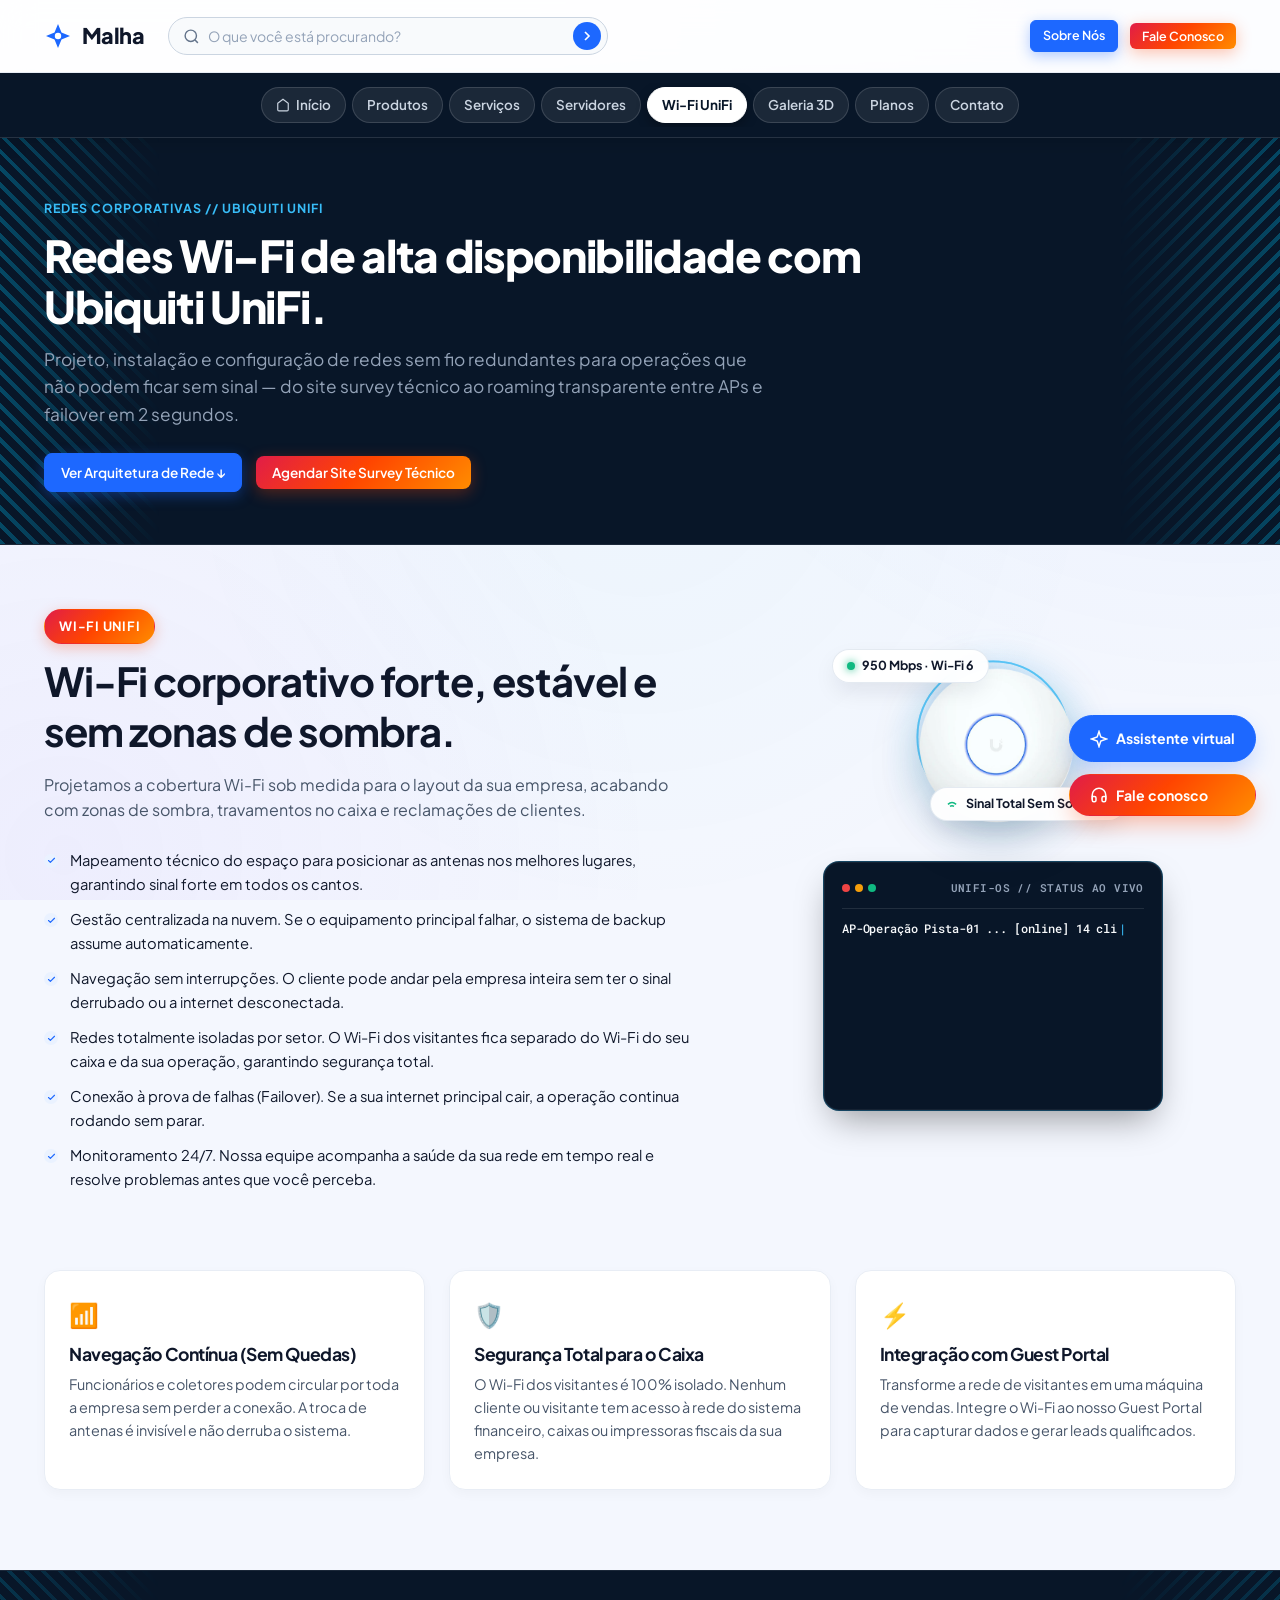
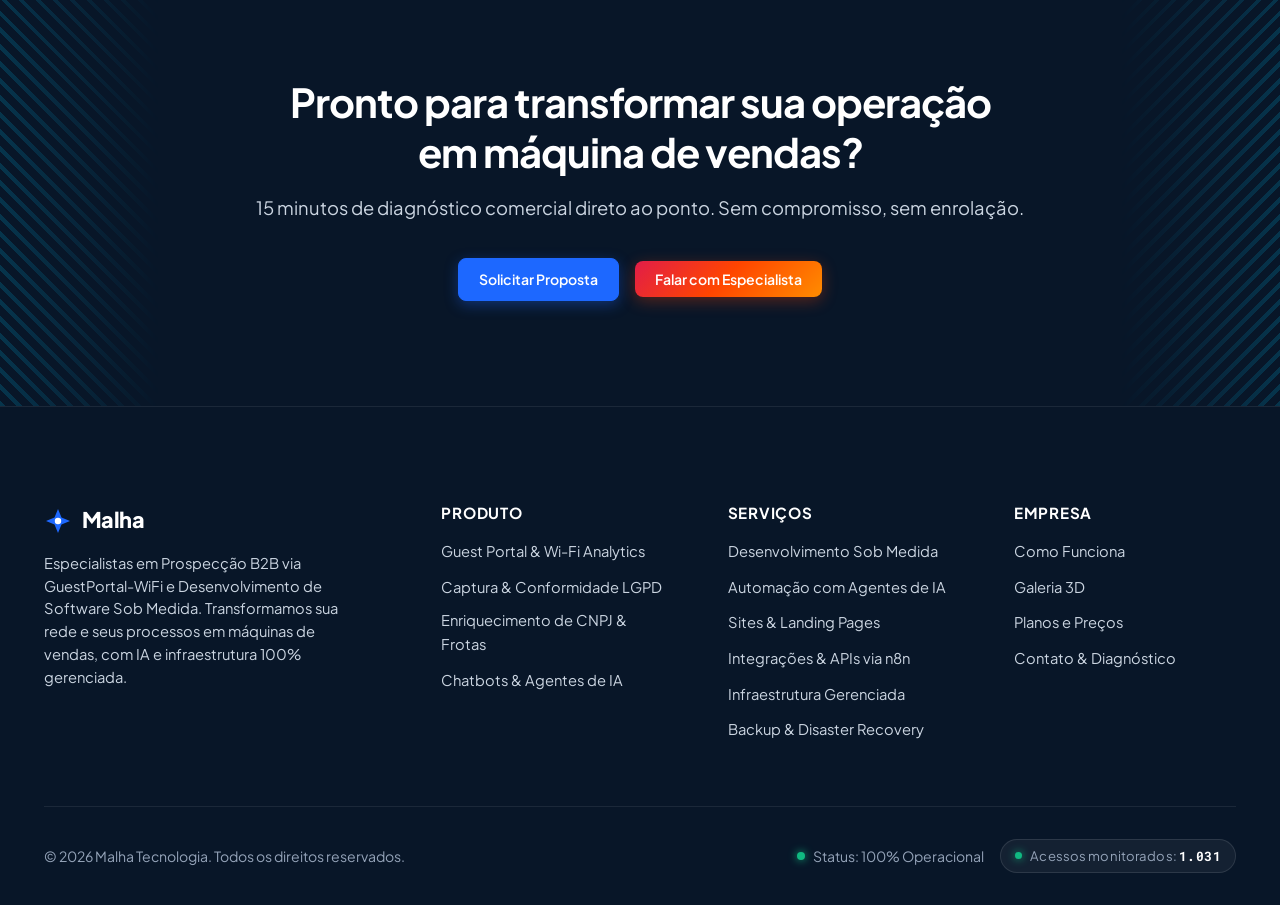
<file: wifi.html>
<!DOCTYPE html>
<html lang="pt-BR">
<head>
  <meta charset="UTF-8">
  <meta name="viewport" content="width=device-width, initial-scale=1.0">
  <meta name="description" content="Wi-Fi UniFi Corporativo Malha — Redes sem fio de alta disponibilidade, site survey, roaming transparente, isolamento estrito de VLANs e failover em 2 segundos.">
  <title>Wi-Fi UniFi & Redes Corporativas — Malha Tecnologia</title>

  <!-- Pré-conexão de Fontes do Google -->
  <link rel="preconnect" href="https://fonts.googleapis.com">
  <link rel="preconnect" href="https://fonts.gstatic.com" crossorigin>
  <link href="https://fonts.googleapis.com/css2?family=Plus+Jakarta+Sans:wght@400;500;600;700;800&family=Roboto+Mono:wght@400;500;600&display=swap" rel="stylesheet">

  <!-- Folha de Estilos Modular -->
  <link rel="stylesheet" href="css/main.css?v=28">
  <!-- Favicon Oficial da Malha -->
  <link rel="icon" type="image/svg+xml" href="favicon.svg?v=28">
  <link rel="icon" type="image/png" sizes="32x32" href="favicon.png?v=28">
  <link rel="apple-touch-icon" sizes="180x180" href="favicon.png?v=28">
  <link rel="shortcut icon" href="favicon.ico?v=28">
</head>
<body>

  <!-- =========================================================================
       1. CABEÇALHO & NAVEGAÇÃO SUPERIOR
       ========================================================================= -->
  <header class="site-header">
    <div class="container site-nav">
      <div class="header-lado-esquerdo">
        <!-- Logotipo -->
        <a href="index.html" class="site-logo" aria-label="Malha - Página Inicial">
          <svg viewBox="0 0 28 28" fill="none" xmlns="http://www.w3.org/2000/svg">
            <path d="M14 2L17.5 10.5L26 14L17.5 17.5L14 26L10.5 17.5L2 14L10.5 10.5L14 2Z" fill="#1d68ff" />
            <circle cx="14" cy="14" r="3.2" fill="#ffffff" />
          </svg>
          <span>Malha</span>
        </a>

        <!-- Caixa de Pesquisa no Cabeçalho (Estilo Dell) -->
        <div class="header-busca-box">
          <svg class="header-busca-icone" viewBox="0 0 24 24" fill="none" stroke="currentColor" stroke-width="2">
            <circle cx="11" cy="11" r="8"></circle>
            <line x1="21" y1="21" x2="16.65" y2="16.65"></line>
          </svg>
          <input 
            type="text" 
            class="header-busca-input" 
            placeholder="O que você está procurando?" 
            aria-label="Buscar produtos, serviços e soluções da Malha"
          >
          <button type="button" class="header-busca-btn" aria-label="Pesquisar">
            <svg width="16" height="16" viewBox="0 0 24 24" fill="none" stroke="currentColor" stroke-width="2.5">
              <polyline points="9 18 15 12 9 6"></polyline>
            </svg>
          </button>
          <div class="header-busca-dropdown" style="display: none;"></div>
        </div>
      </div>

      <!-- Ações do Cabeçalho: Sobre Nós e Fale Conosco -->
      <div class="nav-acoes">
        <a href="sobre.html" class="btn btn-primary btn-sm header-btn-sobre">Sobre Nós</a>
        <button type="button" class="btn btn-primary btn-solar btn-sm btn-abrir-modal-diagnostico">Fale Conosco</button>
        <button class="botao-menu-mobile" aria-label="Abrir menu de navegação" aria-expanded="false">
          <svg class="icone-hamburguer" viewBox="0 0 24 24" fill="none" stroke="currentColor" stroke-width="2">
            <line x1="3" y1="6" x2="21" y2="6" stroke-linecap="round"></line>
            <line x1="3" y1="12" x2="21" y2="12" stroke-linecap="round"></line>
            <line x1="3" y1="18" x2="21" y2="18" stroke-linecap="round"></line>
          </svg>
        </button>
      </div>
    </div>
  </header>

  <!-- Gaveta do Menu Mobile -->
  <div class="menu-mobile-backdrop"></div>
  <aside class="menu-mobile-gaveta" aria-label="Menu móvel">
        <div style="display: flex; justify-content: space-between; align-items: center; padding: 4px 0 16px; border-bottom: 1px solid rgba(255, 255, 255, 0.08); margin-bottom: 16px;">
      <span style="font-size: 0.95rem; font-weight: 700; color: #ffffff;">Menu de Navegação</span>
      <button type="button" class="menu-mobile-fechar-btn" style="background: none; border: none; color: #ffffff; font-size: 1.4rem; cursor: pointer; padding: 4px 8px; line-height: 1;" aria-label="Fechar menu">✕</button>
    </div>
<ul class="menu-mobile-links">
      <li><a href="index.html">Início <span>→</span></a></li>
      <li><a href="produtos.html">Produtos & Guest Portal <span>→</span></a></li>
      <li><a href="servicos.html">Serviços de TI <span>→</span></a></li>
      <li><a href="servidores.html">Servidores Linux <span>→</span></a></li>
      <li><a href="wifi.html" style="color:var(--cor-primaria); font-weight:700;">Wi-Fi UniFi <span>→</span></a></li>
      <li><a href="galeria.html">Galeria 3D <span>→</span></a></li>
      <li><a href="planos.html">Planos <span>→</span></a></li>
      <li><a href="contato.html">Contato <span>→</span></a></li>
    </ul>
    <div>
      <button type="button" class="btn btn-primary btn-solar btn-abrir-modal-diagnostico" style="width: 100%;">Falar com a Malha</button>
      <p style="font-size: 0.8rem; text-align: center; margin-top: 16px; color: var(--cor-texto-mutado);">© 2026 Malha Tecnologia</p>
    </div>
  </aside>

  <!-- =========================================================================
       FAIXA SUPERIOR AZUL ESCURO ESTILO DELL COM GUIAS / PILLS DE NAVEGAÇÃO
       ========================================================================= -->
  <div class="nav-faixa-superior" aria-label="Navegação por categorias e soluções">
    <div class="container">
      <ul class="nav-faixa-pills">
        <li><a href="index.html" class="nav-pill"><svg width="14" height="14" viewBox="0 0 24 24" fill="none" stroke="currentColor" stroke-width="2"><path d="M3 9l9-7 9 7v11a2 2 0 01-2 2H5a2 2 0 01-2-2z"/></svg> Início</a></li>
        <li><a href="produtos.html" class="nav-pill">Produtos</a></li>
        <li><a href="servicos.html" class="nav-pill">Serviços</a></li>
        <li><a href="servidores.html" class="nav-pill">Servidores</a></li>
        <li><a href="wifi.html" class="nav-pill active">Wi-Fi UniFi</a></li>
        <li><a href="galeria.html" class="nav-pill">Galeria 3D</a></li>
        <li><a href="planos.html" class="nav-pill">Planos</a></li>
        <li><a href="contato.html" class="nav-pill">Contato</a></li>
      </ul>
    </div>
  </div>

  <main>
    <!-- =========================================================================
         BANNER HERO DE CATEGORIA ESTILO DELL (DARK NAVY)
         ========================================================================= -->
    <section class="secao-banner-dell">
      <div class="container">
        <div class="banner-dell-conteudo">
          <span class="banner-dell-tag">REDES CORPORATIVAS // UBIQUITI UNIFI</span>
          <h1 class="banner-dell-titulo">Redes Wi-Fi de alta disponibilidade com Ubiquiti UniFi.</h1>
          <p class="banner-dell-subtitulo">
            Projeto, instalação e configuração de redes sem fio redundantes para operações que não podem ficar sem sinal — do site survey técnico ao roaming transparente entre APs e failover em 2 segundos.
          </p>
          <div class="banner-dell-acoes">
            <a href="#detalhes-wifi" class="btn btn-primary">Ver Arquitetura de Rede ↓</a>
            <button type="button" class="btn btn-primary btn-solar btn-abrir-modal-diagnostico">Agendar Site Survey Técnico</button>
          </div>
        </div>
      </div>
    </section>

    <!-- =========================================================================
         CONTEÚDO EXCLUSIVO DE WI-FI UNIFI
         ========================================================================= -->
    <section id="detalhes-wifi" style="padding: 64px 0 80px;">
      <div class="container">
        <div class="wifi-grid-layout">
          <!-- Cabeçalho (Topo Esquerdo) -->
          <div class="wifi-topo-header secao-topo">
            <span class="secao-tag secao-tag-solar">Wi-Fi UniFi</span>
            <h2>Wi-Fi corporativo forte, estável e sem zonas de sombra.</h2>
            <p>Projetamos a cobertura Wi-Fi sob medida para o layout da sua empresa, acabando com zonas de sombra, travamentos no caixa e reclamações de clientes.</p>
          </div>

          <!-- Coluna Visual da Direita: Animação no Topo (alinhada com o H2) + Card Centralizado Abaixo -->
          <div class="wifi-col-visual">
            <div class="unifi-ap-anim-container" aria-label="Animação do Access Point e Roteador UniFi">
              <div class="unifi-ap-stage">
                <div class="unifi-signal-pulse wave-1"></div>
                <div class="unifi-signal-pulse wave-2"></div>
                <div class="unifi-signal-pulse wave-3"></div>
                <div class="unifi-ap-halo"></div>
                <img src="assets/unifi-ap-transparent.png" alt="Roteador Access Point UniFi de Alta Cobertura" class="unifi-ap-device">
                
                <!-- Badges Flutuantes de Performance da Rede -->
                <div class="wifi-float-badge badge-speed">
                  <span class="wifi-badge-dot"></span>
                  <span><strong>950 Mbps</strong> · Wi-Fi 6</span>
                </div>
                <div class="wifi-float-badge badge-coverage">
                  <svg width="14" height="14" viewBox="0 0 24 24" fill="none" stroke="#10b981" stroke-width="2.5"><path d="M5 12.55a11 11 0 0 1 14.08 0M8.53 16.11a6 6 0 0 1 6.95 0M12 20h.01"/></svg>
                  <span>Sinal Total Sem Sombras</span>
                </div>
              </div>
            </div>

            <!-- Terminal Typewriter de Status Wi-Fi (Substituição do card unifi.controller) -->
            <div class="unifi-typewriter-container" id="unifi-typewriter" aria-label="Terminal de Status Wi-Fi em Tempo Real"></div>
          </div>

          <!-- Lista de Recursos (Inferior Esquerdo) -->
          <ul class="feature-list wifi-feature-list" style="font-size: 1rem;">
            <li>Mapeamento técnico do espaço para posicionar as antenas nos melhores lugares, garantindo sinal forte em todos os cantos.</li>
            <li>Gestão centralizada na nuvem. Se o equipamento principal falhar, o sistema de backup assume automaticamente.</li>
            <li>Navegação sem interrupções. O cliente pode andar pela empresa inteira sem ter o sinal derrubado ou a internet desconectada.</li>
            <li>Redes totalmente isoladas por setor. O Wi-Fi dos visitantes fica separado do Wi-Fi do seu caixa e da sua operação, garantindo segurança total.</li>
            <li>Conexão à prova de falhas (Failover). Se a sua internet principal cair, a operação continua rodando sem parar.</li>
            <li>Monitoramento 24/7. Nossa equipe acompanha a saúde da sua rede em tempo real e resolve problemas antes que você perceba.</li>
          </ul>
        </div>

        <!-- Cards Complementares de Wi-Fi -->
        <div style="display: grid; grid-template-columns: repeat(auto-fit, minmax(280px, 1fr)); gap: 24px; margin-top: 48px;">
          <div style="background:#ffffff; border:1px solid var(--cor-borda); border-radius:16px; padding:24px; box-shadow:0 4px 12px rgba(0,0,0,0.03);">
            <div style="font-size:1.5rem; margin-bottom:10px;">📶</div>
            <h4 style="font-size:1.1rem; font-weight:700; margin-bottom:8px;">Navegação Contínua (Sem Quedas)</h4>
            <p style="font-size:0.9rem; color:var(--cor-texto-secundario); line-height:1.6;">
              Funcionários e coletores podem circular por toda a empresa sem perder a conexão. A troca de antenas é invisível e não derruba o sistema.
            </p>
          </div>

          <div style="background:#ffffff; border:1px solid var(--cor-borda); border-radius:16px; padding:24px; box-shadow:0 4px 12px rgba(0,0,0,0.03);">
            <div style="font-size:1.5rem; margin-bottom:10px;">🛡️</div>
            <h4 style="font-size:1.1rem; font-weight:700; margin-bottom:8px;">Segurança Total para o Caixa</h4>
            <p style="font-size:0.9rem; color:var(--cor-texto-secundario); line-height:1.6;">
              O Wi-Fi dos visitantes é 100% isolado. Nenhum cliente ou visitante tem acesso à rede do sistema financeiro, caixas ou impressoras fiscais da sua empresa.
            </p>
          </div>

          <div style="background:#ffffff; border:1px solid var(--cor-borda); border-radius:16px; padding:24px; box-shadow:0 4px 12px rgba(0,0,0,0.03);">
            <div style="font-size:1.5rem; margin-bottom:10px;">⚡</div>
            <h4 style="font-size:1.1rem; font-weight:700; margin-bottom:8px;">Integração com Guest Portal</h4>
            <p style="font-size:0.9rem; color:var(--cor-texto-secundario); line-height:1.6;">
              Transforme a rede de visitantes em uma máquina de vendas. Integre o Wi-Fi ao nosso Guest Portal para capturar dados e gerar leads qualificados.
            </p>
          </div>
        </div>
      </div>
    </section>

        <!-- =========================================================================
         CHAMADA FINAL PARA DIAGNÓSTICO (DARK NAVY THEME)
         ========================================================================= -->
    <section class="final-cta" id="contato" style="background-color: #081628 !important; color: #ffffff !important; border-top: 1px solid rgba(255, 255, 255, 0.08) !important;">
      <div class="container">
        <h2 style="color: #ffffff !important;">Pronto para transformar sua operação em máquina de vendas?</h2>
        <p style="color: #cbd5e1 !important;">15 minutos de diagnóstico comercial direto ao ponto. Sem compromisso, sem enrolação.</p>
        <div class="final-ctas" style="display: flex; justify-content: center; align-items: center; gap: 16px; flex-wrap: wrap;">
          <a href="mailto:contato@malha.dev.br" class="btn btn-primary btn-lg">
            Solicitar Proposta
          </a>
          <button type="button" class="btn btn-primary btn-solar btn-lg btn-abrir-modal-diagnostico">
            Falar com Especialista
          </button>
        </div>
      </div>
    </section>
  </main>

  <!-- =========================================================================
       BOTÕES FLUTUANTES DE AÇÃO RÁPIDA (DELL STYLE)
       ========================================================================= -->
  <aside class="botoes-flutuantes" aria-label="Ações rápidas flutuantes">
    <a href="index.html#assistente" class="btn-flutuante destaque-dell-ai">
      <svg width="18" height="18" viewBox="0 0 24 24" fill="none" stroke="currentColor" stroke-width="2">
        <path d="M12 2l2.4 7.2L22 12l-7.6 2.8L12 22l-2.4-7.2L2 12l7.6-2.8z"/>
      </svg>
      <span>Assistente virtual</span>
    </a>
    <button type="button" class="btn-flutuante destaque-dell-blue btn-abrir-modal-diagnostico" aria-label="Fale conosco">
      <svg width="18" height="18" viewBox="0 0 24 24" fill="none" stroke="currentColor" stroke-width="2">
        <path d="M3 18v-6a9 9 0 0118 0v6"/>
        <path d="M21 19a2 2 0 01-2 2h-1a2 2 0 01-2-2v-3a2 2 0 012-2h3zM3 19a2 2 0 002 2h1a2 2 0 002-2v-3a2 2 0 00-2-2H3z"/>
      </svg>
      <span>Fale conosco</span>
    </button>
  </aside>

    <!-- =========================================================================
       RODAPÉ DA PÁGINA (DARK NAVY THEME)
       ========================================================================= -->
  <footer class="site-footer" style="background-color: #081628 !important; color: #ffffff !important; border-top: 1px solid rgba(255, 255, 255, 0.08) !important;">
    <div class="container">
      <div class="footer-grid">
        <div class="footer-col">
          <div class="site-logo" style="margin-bottom: 14px;">
            <svg viewBox="0 0 28 28" fill="none" xmlns="http://www.w3.org/2000/svg">
              <path d="M14 2L17.5 10.5L26 14L17.5 17.5L14 26L10.5 17.5L2 14L10.5 10.5L14 2Z" fill="#1d68ff" />
              <circle cx="14" cy="14" r="3.2" fill="#ffffff" />
            </svg>
            <span style="color: #ffffff !important;">Malha</span>
          </div>
          <p style="font-size: 0.92rem; max-width: 320px; color: #cbd5e1 !important; line-height: 1.55;">
            Especialistas em Prospecção B2B via GuestPortal-WiFi e Desenvolvimento de Software Sob Medida. Transformamos sua rede e seus processos em máquinas de vendas, com IA e infraestrutura 100% gerenciada.
          </p>
        </div>

        <div class="footer-col">
          <h4 style="color: #ffffff !important;">Produto</h4>
          <ul>
            <li><a href="produtos.html" style="color: #cbd5e1;">Guest Portal & Wi-Fi Analytics</a></li>
            <li><a href="produtos.html#fluxo-guestportal" style="color: #cbd5e1;">Captura & Conformidade LGPD</a></li>
            <li><a href="produtos.html#fluxo-guestportal" style="color: #cbd5e1;">Enriquecimento de CNPJ & Frotas</a></li>
            <li><a href="servicos.html" style="color: #cbd5e1;">Chatbots & Agentes de IA</a></li>
          </ul>
        </div>

        <div class="footer-col">
          <h4 style="color: #ffffff !important;">Serviços</h4>
          <ul>
            <li><a href="servicos.html" style="color: #cbd5e1;">Desenvolvimento Sob Medida</a></li>
            <li><a href="servicos.html" style="color: #cbd5e1;">Automação com Agentes de IA</a></li>
            <li><a href="servicos.html" style="color: #cbd5e1;">Sites & Landing Pages</a></li>
            <li><a href="servicos.html" style="color: #cbd5e1;">Integrações & APIs via n8n</a></li>
            <li><a href="servidores.html" style="color: #cbd5e1;">Infraestrutura Gerenciada</a></li>
            <li><a href="servicos.html" style="color: #cbd5e1;">Backup & Disaster Recovery</a></li>
          </ul>
        </div>

        <div class="footer-col">
          <h4 style="color: #ffffff !important;">Empresa</h4>
          <ul>
            <li><a href="index.html#assistente" style="color: #cbd5e1;">Como Funciona</a></li>
            <li><a href="galeria.html" style="color: #cbd5e1;">Galeria 3D</a></li>
            <li><a href="planos.html" style="color: #cbd5e1;">Planos e Preços</a></li>
            <li><a href="contato.html" style="color: #cbd5e1;">Contato & Diagnóstico</a></li>
          </ul>
        </div>
      </div>

      <div class="footer-bottom" style="border-top: 1px solid rgba(255, 255, 255, 0.08) !important; color: #94a3b8 !important;">
        <span>© 2026 Malha Tecnologia. Todos os direitos reservados.</span>
        <div style="display: flex; align-items: center; gap: 16px; flex-wrap: wrap;">
          <span style="display: inline-flex; align-items: center; gap: 8px;">
          <span style="display: inline-block; width: 8px; height: 8px; border-radius: 50%; background-color: #10b981; box-shadow: 0 0 8px #10b981;"></span>
          Status: 100% Operacional
        </span>
        <div class="selo-contador-visitas" title="Contador de acessos monitorados em tempo real">
          <span class="ponto-ativo"></span>
          <span>Acessos monitorados: <strong class="contador-visitas-numero">1.000</strong></span>
        </div>
        </div>
      </div>
    </div>
  </footer>

  <!-- =========================================================================
       MODAL DE DIAGNÓSTICO TÉCNICO
       ========================================================================= -->
  <div class="modal-diagnostico-backdrop" id="modal-diagnostico" aria-hidden="true" role="dialog" aria-modal="true" aria-labelledby="modal-titulo">
    <div class="modal-diagnostico-conteudo">
      <button type="button" class="modal-btn-fechar" id="modal-fechar-btn" aria-label="Fechar janela de diagnóstico">✕</button>

      <div class="modal-cabecalho">
        <span class="modal-badge-topo">Avaliação Técnica Gratuita · 15 Minutos</span>
        <h3 id="modal-titulo" class="modal-titulo">Agendar Diagnóstico de Rede Wi-Fi</h3>
        <p class="modal-subtitulo">
          Avaliação técnica direta ao ponto. Identificamos gargalos na cobertura, zonas de sombra e oportunidades de otimização com UniFi.
        </p>
      </div>

      <div class="form-mensagem-erro" id="diagnostico-erro" role="alert"></div>

      <form id="form-diagnostico" action="https://formsubmit.co/contato@malha.dev.br" method="POST" target="iframe-envio-silencioso" novalidate>
        <input type="hidden" name="_subject" value="Novo Agendamento de Diagnostico Tecnico - Malha">
        <input type="hidden" name="_template" value="table">
        <input type="hidden" name="_captcha" value="false">

        <div class="form-grupo">
          <label for="diagnostico-nome" class="form-label">Seu Nome Completo *</label>
          <input type="text" id="diagnostico-nome" name="Nome" class="form-input" placeholder="Ex: Carlos Silva" required autocomplete="name">
        </div>

        <div class="form-dica-contato">
          <svg width="20" height="20" viewBox="0 0 24 24" fill="none" stroke="currentColor" stroke-width="2" style="flex-shrink:0;">
            <circle cx="12" cy="12" r="10"></circle>
            <line x1="12" y1="16" x2="12" y2="12"></line>
            <line x1="12" y1="8" x2="12.01" y2="8"></line>
          </svg>
          <span>Pelo menos <strong>um meio de contato</strong> (E-mail ou Telefone/WhatsApp) deve ser preenchido.</span>
        </div>

        <div class="form-grupo">
          <label for="diagnostico-email" class="form-label">E-mail <span class="opcional">(obrigatório se não preencher telefone)</span></label>
          <input type="email" id="diagnostico-email" name="Email" class="form-input" placeholder="exemplo@suaempresa.com.br" autocomplete="email">
        </div>

        <div class="form-grupo">
          <label for="diagnostico-telefone" class="form-label">Telefone / WhatsApp <span class="opcional">(obrigatório se não preencher e-mail)</span></label>
          <input type="tel" id="diagnostico-telefone" name="Telefone_WhatsApp" class="form-input" placeholder="(11) 99999-9999" autocomplete="tel">
        </div>

        <div class="form-grupo">
          <label for="diagnostico-mensagem" class="form-label">Informações Adicionais <span class="opcional">(opcional)</span></label>
          <textarea id="diagnostico-mensagem" name="Mensagem_Observacoes" class="form-textarea" rows="3" placeholder="Área do local (m²), quantidade de filiais ou principal problema no Wi-Fi..."></textarea>
        </div>

        <button type="submit" class="btn btn-primary btn-solar btn-lg" style="width: 100%; margin-top: 8px;">
          Confirmar Agendamento de Diagnóstico
          <svg width="18" height="18" viewBox="0 0 24 24" fill="none" stroke="currentColor" stroke-width="2"><path d="M5 12h14M12 5l7 7-7 7"/></svg>
        </button>
      </form>

      <iframe name="iframe-envio-silencioso" id="iframe-envio-silencioso" style="display:none; width:0; height:0; border:none;"></iframe>

      <div class="form-mensagem-sucesso" id="diagnostico-sucesso">
        <div style="font-size: 2.5rem; margin-bottom: 8px; color: var(--cor-destaque-verde);">✓</div>
        <h4>Diagnóstico Solicitado com Sucesso!</h4>
        <p>Recebemos suas informações. Os dados foram salvos no registro e enviados para nossa equipe técnica em <strong>contato@malha.dev.br</strong>.</p>
        <div style="display: flex; flex-direction: column; gap: 10px; margin-top: 18px;">
          <a href="#" id="diagnostico-link-email-contingencia" class="btn btn-secondary" style="font-size: 0.88rem;">
            ✉️ Enviar cópia pelo meu aplicativo de E-mail
          </a>
          <button type="button" class="btn btn-primary" id="diagnostico-fechar-sucesso" style="width: 100%;">
            Concluir e Fechar
          </button>
        </div>
      </div>
    </div>
  </div>

  <!-- Scripts Interativos -->
  <script src="js/main.js?v=28"></script>
</body>
</html>
</file>
<file: css/main.css>
/* ==========================================================================
   MALHA - FOLHA DE ESTILOS PRINCIPAL (MAIN.CSS)
   Reúne todos os módulos organizados da arquitetura CSS.
   ========================================================================== */

@import url('variables.css');
@import url('base.css?v=28');
@import url('layout.css?v=28');
@import url('components.css?v=28');
@import url('responsive.css?v=28');
</file>
